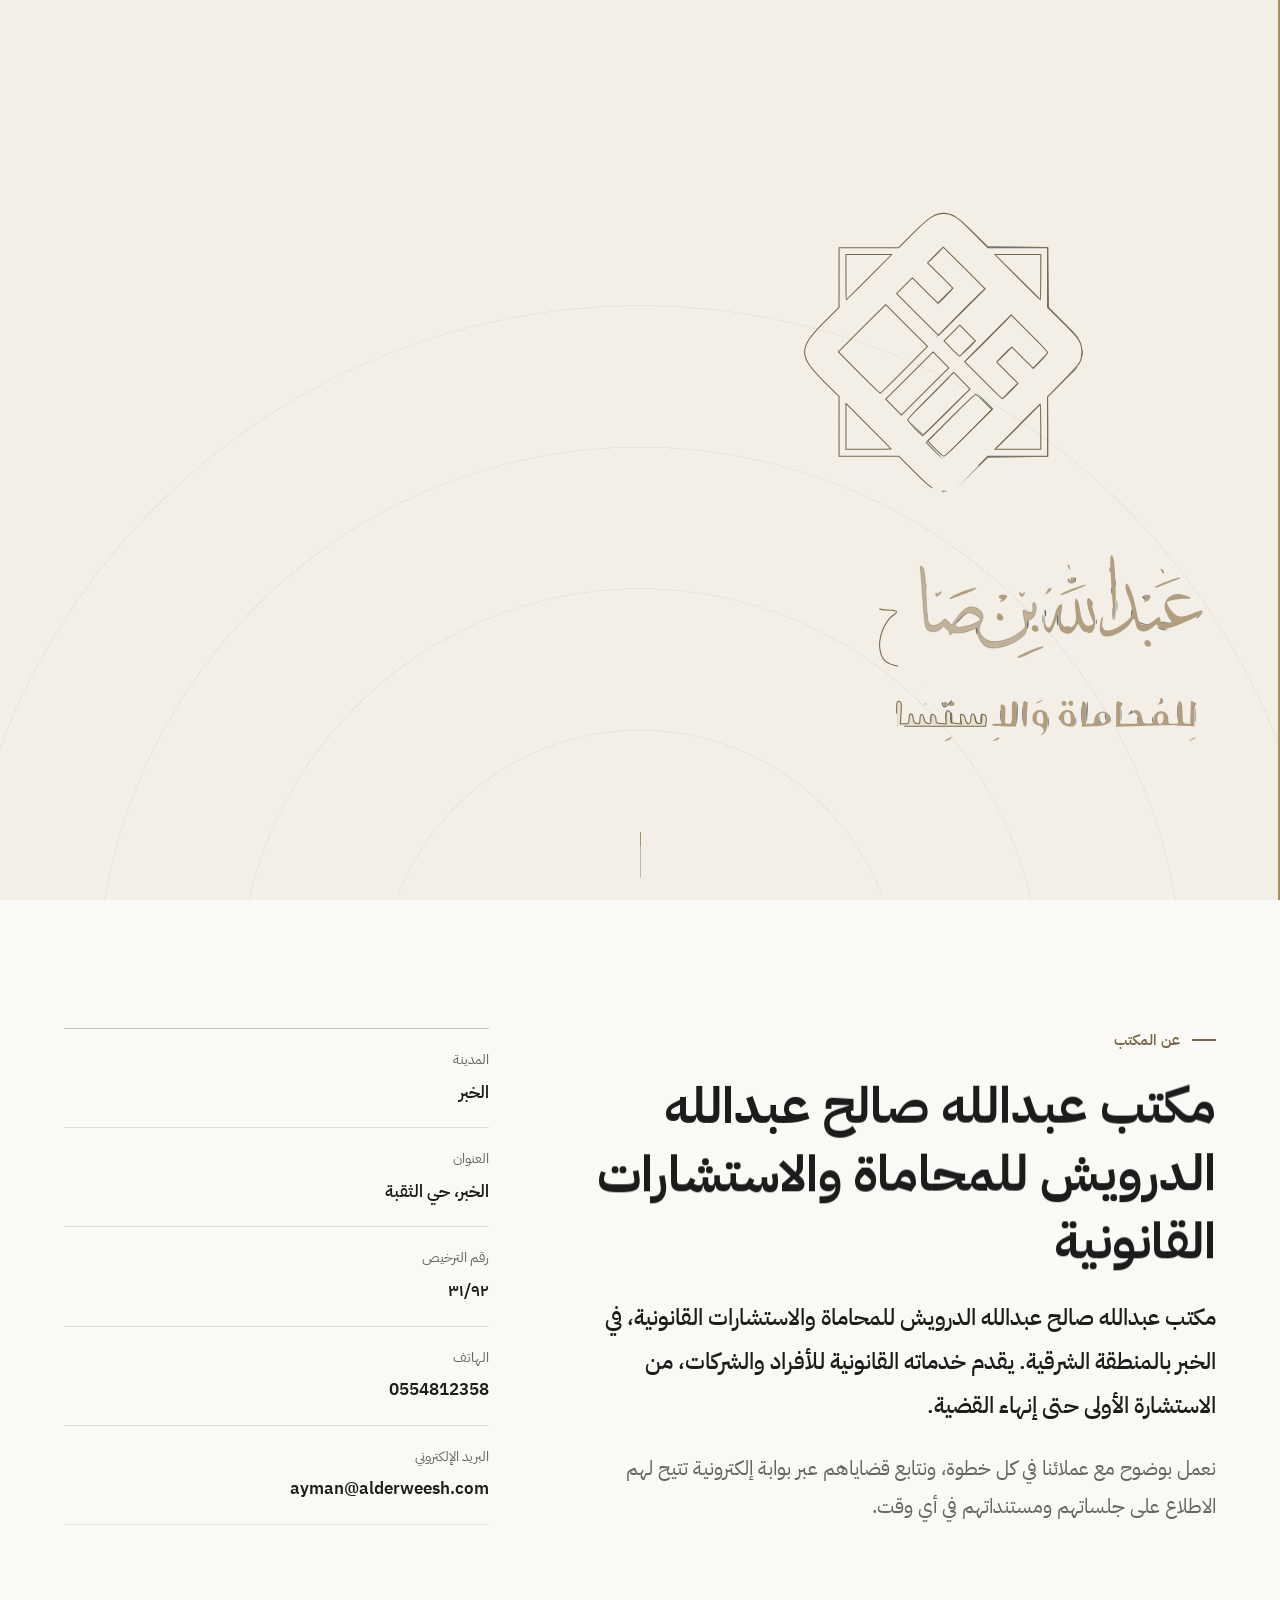
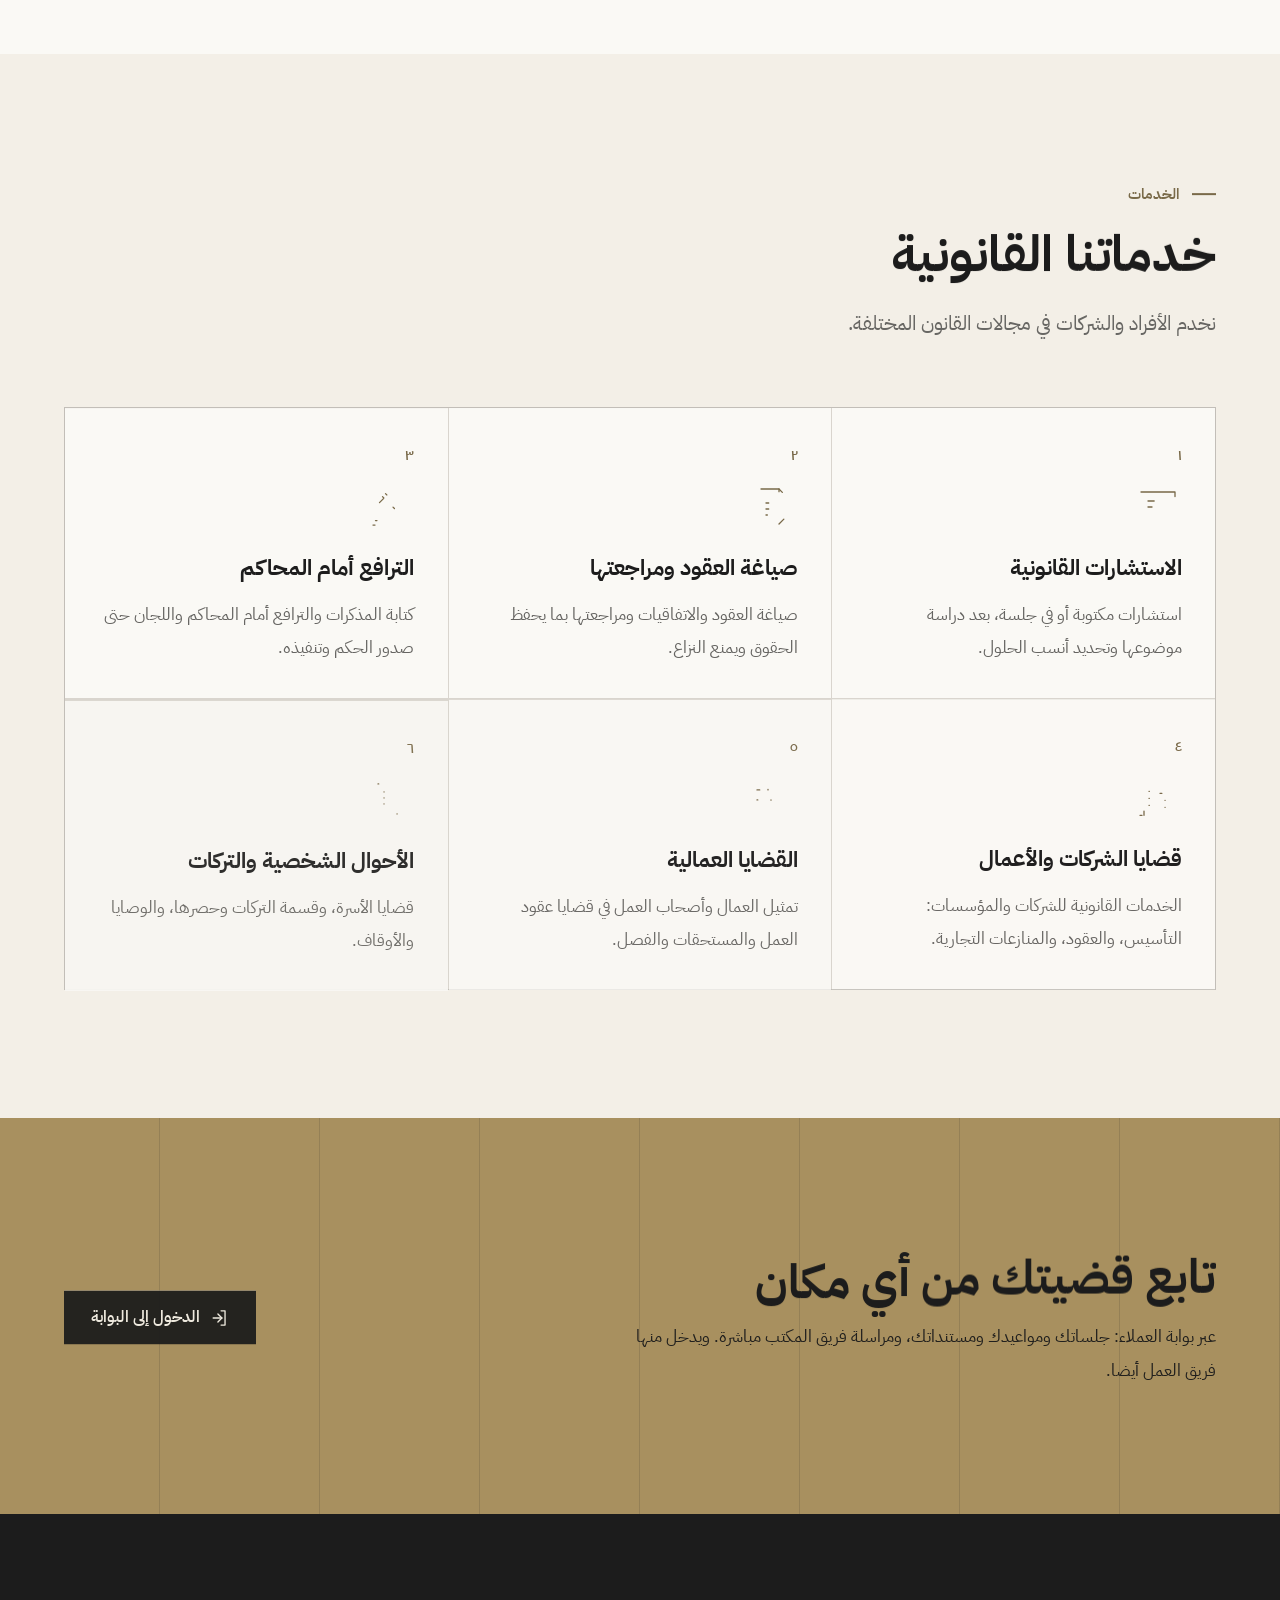
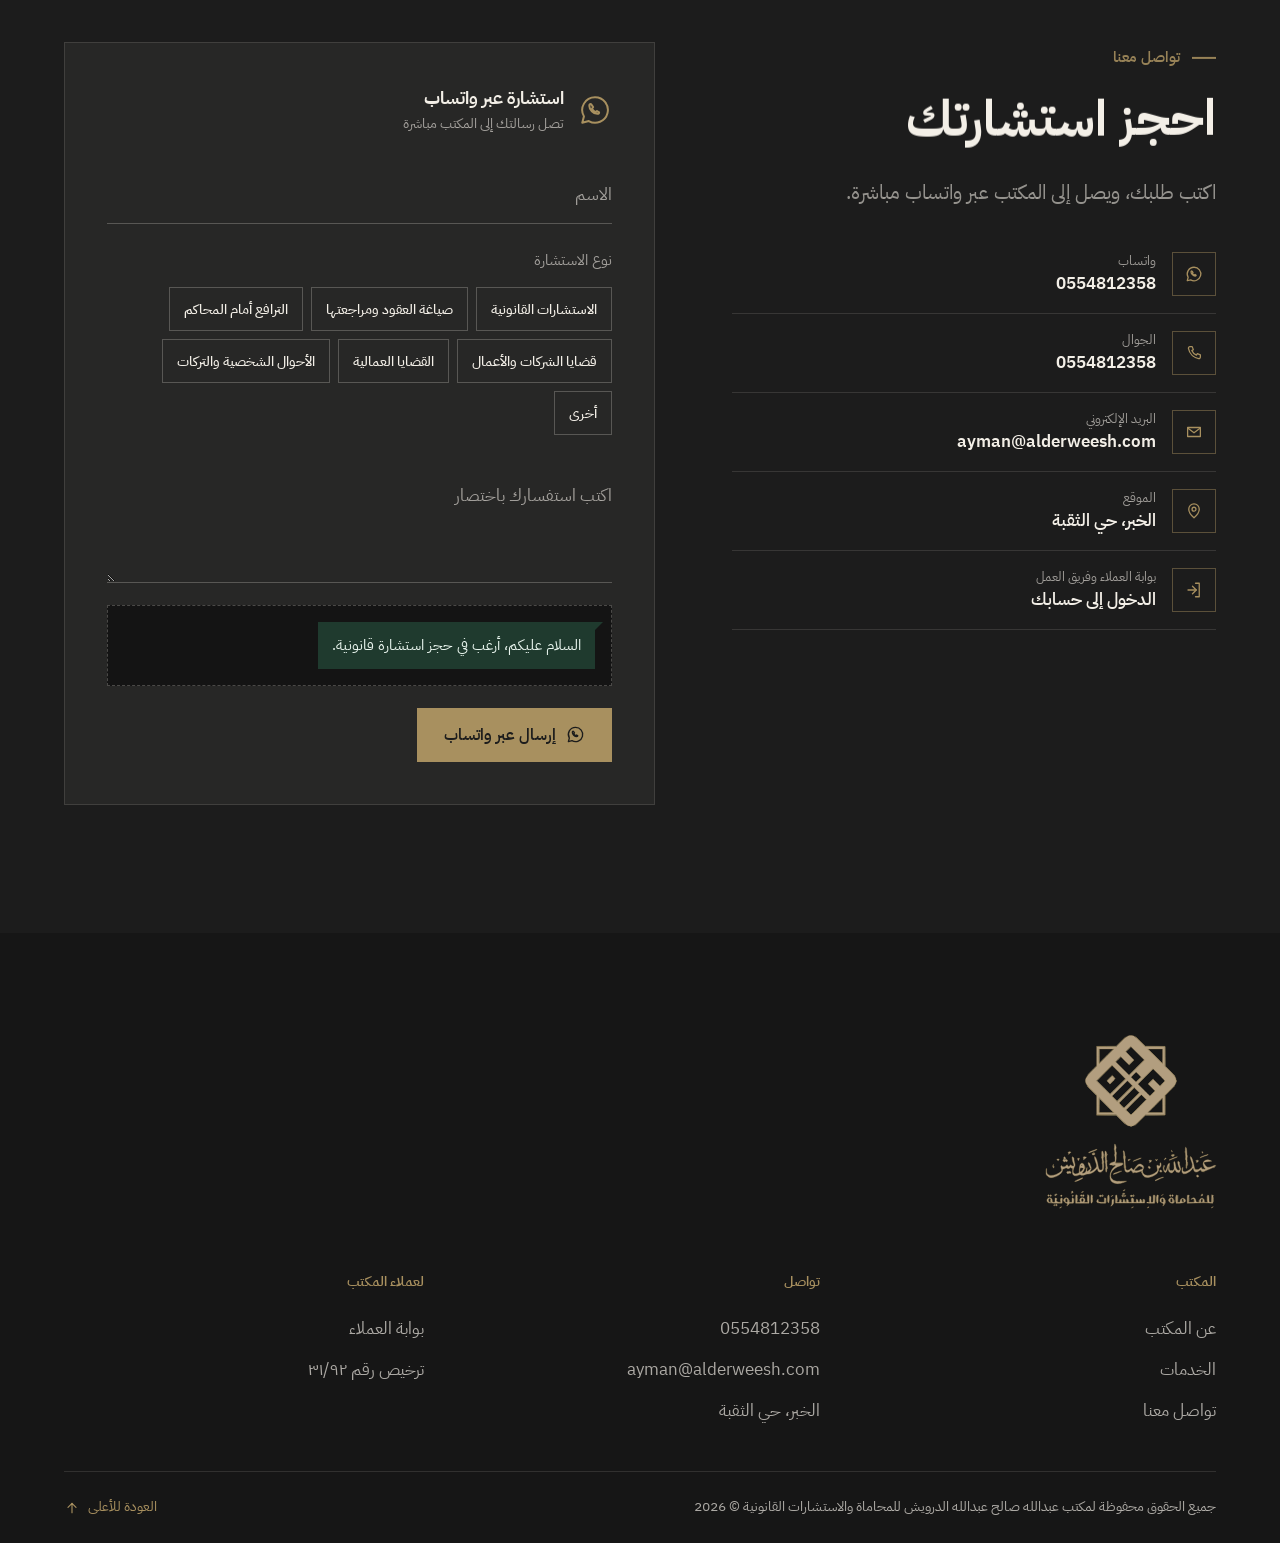
<file: index.html>
<!DOCTYPE html>
<html lang="ar" dir="rtl" class="no-js">
<head>
  <meta charset="UTF-8"><meta name="viewport" content="width=device-width, initial-scale=1.0">
  <title>الدرويش للمحاماة | للمحاماة والاستشارات القانونية</title><meta name="description" content="مكتب عبدالله صالح عبدالله الدرويش للمحاماة والاستشارات القانونية، الخبر: الاستشارات القانونية، صياغة العقود ومراجعتها، الترافع أمام المحاكم، قضايا الشركات وال">
  <meta name="robots" content="noindex, nofollow"><link rel="canonical" href="https://alderweesh.com/">
  <link rel="preload" href="/assets/fonts/ibm-plex-arabic-400-arabic.woff2" as="font" type="font/woff2" crossorigin>
  <link rel="preload" href="/assets/fonts/ibm-plex-arabic-700-arabic.woff2" as="font" type="font/woff2" crossorigin>
  <link rel="stylesheet" href="/assets/css/kit.css?v=1"><link rel="stylesheet" href="/assets/css/theme.css?v=1">
  <meta property="og:type" content="website"><meta property="og:locale" content="ar_SA"><meta property="og:site_name" content="الدرويش للمحاماة">
  <meta property="og:title" content="الدرويش للمحاماة | للمحاماة والاستشارات القانونية"><meta property="og:description" content="مكتب عبدالله صالح عبدالله الدرويش للمحاماة والاستشارات القانونية، الخبر: الاستشارات القانونية، صياغة العقود ومراجعتها، الترافع أمام المحاكم، قضايا الشركات وال">
  <meta property="og:url" content="https://alderweesh.sites.alraedlaw.com/"><meta property="og:image" content="https://alderweesh.sites.alraedlaw.com/assets/img/og-image.jpg">
  <meta property="og:image:width" content="1200"><meta property="og:image:height" content="630"><meta name="twitter:card" content="summary_large_image">
  <meta name="theme-color" content="#f3efe7">
  <link rel="icon" href="/favicon.ico" sizes="any"><link rel="apple-touch-icon" href="/assets/img/apple-touch-icon.png">
  <script>(function(h){h.className=h.className.replace('no-js','js');try{if(matchMedia('(prefers-reduced-motion: reduce)').matches)h.classList.add('rm');if(sessionStorage.getItem('alderweesh-nav')){h.classList.add('is-arriving');sessionStorage.removeItem('alderweesh-nav');}if(sessionStorage.getItem('alderweesh-intro'))h.classList.add('intro-seen');}catch(e){}setTimeout(function(){if(!h.classList.contains('ready'))h.classList.add('static');},3500);})(document.documentElement);</script>
  <script type="application/ld+json">{"@context": "https://schema.org", "@type": "LegalService", "name": "مكتب عبدالله صالح عبدالله الدرويش للمحاماة والاستشارات القانونية", "url": "https://alderweesh.com/", "telephone": "+966554812358", "email": "ayman@alderweesh.com", "image": "https://alderweesh.com/assets/img/og-image.jpg", "address": {"@type": "PostalAddress", "addressLocality": "الخبر", "addressCountry": "SA"}, "identifier": {"@type": "PropertyValue", "name": "رقم الترخيص", "value": "31/92"}}</script>
</head>
<body class="p-home" data-key="alderweesh">
  <a class="skip" href="#main">تخط إلى المحتوى</a>
  <div class="curtain" aria-hidden="true"><span class="curtain__line"></span><svg class="curtain__logo" viewBox="0 0 785.5 800.0"><use href="/assets/img/sprite.svg?v=1#logo-d"/></svg></div>
  <header class="hdr" style="--brand-h:56px"><div class="wrap hdr__in">
    <a class="brand" href="#top" aria-label="الدرويش للمحاماة، الرئيسية"><svg class="brand__logo" viewBox="0 0 785.5 800.0" aria-hidden="true" focusable="false"><use href="/assets/img/sprite.svg?v=1#logo"/></svg></a>
    <nav class="nav" aria-label="القائمة الرئيسية"><ul><li><a href="#about">عن المكتب</a></li><li><a href="#services">الخدمات</a></li><li><a href="#portal">بوابة العملاء</a></li><li><a href="#contact">تواصل معنا</a></li></ul></nav>
    <a class="hdr__portal" href="https://mktb-abdallh-salh-abdallh-aldr.alraedlaw.com/login"><svg class="ico" viewBox="0 0 24 24" aria-hidden="true" focusable="false"><use href="/assets/img/sprite.svg?v=1#i-door"/></svg><span>بوابة العملاء</span></a>
    <a class="btn btn--main btn--sm hdr__cta" href="https://wa.me/966554812358?text=%D8%A7%D9%84%D8%B3%D9%84%D8%A7%D9%85%20%D8%B9%D9%84%D9%8A%D9%83%D9%85%D8%8C%20%D8%A3%D8%B1%D8%BA%D8%A8%20%D9%81%D9%8A%20%D8%AD%D8%AC%D8%B2%20%D8%A7%D8%B3%D8%AA%D8%B4%D8%A7%D8%B1%D8%A9%20%D9%82%D8%A7%D9%86%D9%88%D9%86%D9%8A%D8%A9." target="_blank" rel="noopener"><svg class="ico" viewBox="0 0 24 24" aria-hidden="true" focusable="false"><use href="/assets/img/sprite.svg?v=1#i-wa"/></svg><span>استشارة</span></a>
    <button class="burger" type="button" aria-expanded="false" aria-controls="menu" aria-label="فتح القائمة"><span></span><span></span></button>
  </div><span class="hdr__progress" aria-hidden="true"></span></header>
  <div class="menu" id="menu" inert><ul class="menu__links"><li style="--i:1"><a href="#about"><i>١</i>عن المكتب</a></li><li style="--i:2"><a href="#services"><i>٢</i>الخدمات</a></li><li style="--i:3"><a href="#portal"><i>٣</i>بوابة العملاء</a></li><li style="--i:4"><a href="#contact"><i>٤</i>تواصل معنا</a></li></ul>
    <div class="menu__foot"><a class="btn btn--main" href="https://wa.me/966554812358?text=%D8%A7%D9%84%D8%B3%D9%84%D8%A7%D9%85%20%D8%B9%D9%84%D9%8A%D9%83%D9%85%D8%8C%20%D8%A3%D8%B1%D8%BA%D8%A8%20%D9%81%D9%8A%20%D8%AD%D8%AC%D8%B2%20%D8%A7%D8%B3%D8%AA%D8%B4%D8%A7%D8%B1%D8%A9%20%D9%82%D8%A7%D9%86%D9%88%D9%86%D9%8A%D8%A9." target="_blank" rel="noopener"><svg class="ico" viewBox="0 0 24 24" aria-hidden="true" focusable="false"><use href="/assets/img/sprite.svg?v=1#i-wa"/></svg><span>ابدأ المحادثة الآن</span></a>
    <a href="https://mktb-abdallh-salh-abdallh-aldr.alraedlaw.com/login">بوابة العملاء</a></div></div>
  <main id="main">
    <section class="hero l-split" id="top"><div class="motif m-arcs" aria-hidden="true"></div>
      <div class="wrap hero__in">
        <div class="hero__logo" style="--logo-ar:785.5 / 800.0;--logo-arn:0.9819;--logo-w:520px">
          <svg class="hero__static" viewBox="0 0 785.5 800.0" aria-hidden="true" focusable="false"><use href="/assets/img/sprite.svg?v=1#logo"/></svg>
          <span class="hero__slot"></span>
        </div>
        <div class="hero__text">
          <p class="hero__eyebrow" data-rise>الخبر</p>
          <h1 class="hero__t" data-rise><span class="sr-only">مكتب عبدالله صالح عبدالله الدرويش للمحاماة والاستشارات القانونية: </span>محاماة واستشارات قانونية للأفراد والشركات</h1>
          <p class="hero__sub" data-rise>مكتب عبدالله صالح الدرويش في الخبر: استشارات، وعقود، وترافع أمام المحاكم واللجان.</p>
          <div class="hero__actions" data-rise>
            <a class="btn btn--main" href="https://wa.me/966554812358?text=%D8%A7%D9%84%D8%B3%D9%84%D8%A7%D9%85%20%D8%B9%D9%84%D9%8A%D9%83%D9%85%D8%8C%20%D8%A3%D8%B1%D8%BA%D8%A8%20%D9%81%D9%8A%20%D8%AD%D8%AC%D8%B2%20%D8%A7%D8%B3%D8%AA%D8%B4%D8%A7%D8%B1%D8%A9%20%D9%82%D8%A7%D9%86%D9%88%D9%86%D9%8A%D8%A9." target="_blank" rel="noopener"><svg class="ico" viewBox="0 0 24 24" aria-hidden="true" focusable="false"><use href="/assets/img/sprite.svg?v=1#i-wa"/></svg><span>احجز استشارتك</span></a>
            <a class="btn btn--line" href="#services"><span>خدماتنا</span><svg class="ico" viewBox="0 0 24 24" aria-hidden="true" focusable="false"><use href="/assets/img/sprite.svg?v=1#i-arrow"/></svg></a>
          </div>
        </div>
      </div>
      <div class="hero__scroll" aria-hidden="true"><i></i></div>
    </section>

    <section class="about sec" id="about"><div class="wrap about__grid">
      <div class="about__text"><p class="eyebrow" data-rise>عن المكتب</p><h2 class="h2" data-words>مكتب عبدالله صالح عبدالله الدرويش للمحاماة والاستشارات القانونية</h2><p class="about__lead" data-rise>مكتب عبدالله صالح عبدالله الدرويش للمحاماة والاستشارات القانونية، في الخبر بالمنطقة الشرقية. يقدم خدماته القانونية للأفراد والشركات، من الاستشارة الأولى حتى إنهاء القضية.</p><p class="lead" data-rise>نعمل بوضوح مع عملائنا في كل خطوة، ونتابع قضاياهم عبر بوابة إلكترونية تتيح لهم الاطلاع على جلساتهم ومستنداتهم في أي وقت.</p></div>
      <ul class="facts" data-stagger><li><small>المدينة</small><b>الخبر</b></li><li><small>العنوان</small><b>الخبر، حي الثقبة</b></li><li><small>رقم الترخيص</small><b>٣١/٩٢</b></li><li><small>الهاتف</small><a href="tel:+966554812358" dir="ltr">0554812358</a></li><li><small>البريد الإلكتروني</small><a href="mailto:ayman@alderweesh.com" dir="ltr">ayman@alderweesh.com</a></li></ul>
    </div></section>

    <section class="svcs sec" id="services"><div class="wrap">
      <header class="shead"><p class="eyebrow" data-rise>الخدمات</p><h2 class="h2" data-words>خدماتنا القانونية</h2>
        <p class="lead" data-rise>نخدم الأفراد والشركات في مجالات القانون المختلفة.</p></header>
      <div class="svcs__grid" data-stagger><article class="svc"><span class="svc__n">١</span><svg class="svc__ico" viewBox="0 0 48 48" aria-hidden="true" focusable="false"><use href="/assets/img/sprite.svg?v=1#i-consult"/></svg>
          <h3 class="svc__t">الاستشارات القانونية</h3><p class="svc__d">استشارات مكتوبة أو في جلسة، بعد دراسة موضوعها وتحديد أنسب الحلول.</p></article><article class="svc"><span class="svc__n">٢</span><svg class="svc__ico" viewBox="0 0 48 48" aria-hidden="true" focusable="false"><use href="/assets/img/sprite.svg?v=1#i-contracts"/></svg>
          <h3 class="svc__t">صياغة العقود ومراجعتها</h3><p class="svc__d">صياغة العقود والاتفاقيات ومراجعتها بما يحفظ الحقوق ويمنع النزاع.</p></article><article class="svc"><span class="svc__n">٣</span><svg class="svc__ico" viewBox="0 0 48 48" aria-hidden="true" focusable="false"><use href="/assets/img/sprite.svg?v=1#i-litigation"/></svg>
          <h3 class="svc__t">الترافع أمام المحاكم</h3><p class="svc__d">كتابة المذكرات والترافع أمام المحاكم واللجان حتى صدور الحكم وتنفيذه.</p></article><article class="svc"><span class="svc__n">٤</span><svg class="svc__ico" viewBox="0 0 48 48" aria-hidden="true" focusable="false"><use href="/assets/img/sprite.svg?v=1#i-companies"/></svg>
          <h3 class="svc__t">قضايا الشركات والأعمال</h3><p class="svc__d">الخدمات القانونية للشركات والمؤسسات: التأسيس، والعقود، والمنازعات التجارية.</p></article><article class="svc"><span class="svc__n">٥</span><svg class="svc__ico" viewBox="0 0 48 48" aria-hidden="true" focusable="false"><use href="/assets/img/sprite.svg?v=1#i-labor"/></svg>
          <h3 class="svc__t">القضايا العمالية</h3><p class="svc__d">تمثيل العمال وأصحاب العمل في قضايا عقود العمل والمستحقات والفصل.</p></article><article class="svc"><span class="svc__n">٦</span><svg class="svc__ico" viewBox="0 0 48 48" aria-hidden="true" focusable="false"><use href="/assets/img/sprite.svg?v=1#i-estates"/></svg>
          <h3 class="svc__t">الأحوال الشخصية والتركات</h3><p class="svc__d">قضايا الأسرة، وقسمة التركات وحصرها، والوصايا والأوقاف.</p></article></div>
    </div></section>

    <section class="portal" id="portal"><div class="motif m-lines" aria-hidden="true"></div><div class="wrap portal__in">
      <div><h2 class="portal__t" data-words>تابع قضيتك من أي مكان</h2>
        <p class="portal__p" data-rise>عبر بوابة العملاء: جلساتك ومواعيدك ومستنداتك، ومراسلة فريق المكتب مباشرة. ويدخل منها فريق العمل أيضا.</p></div>
      <a class="btn btn--main" href="https://mktb-abdallh-salh-abdallh-aldr.alraedlaw.com/login" data-rise><svg class="ico" viewBox="0 0 24 24" aria-hidden="true" focusable="false"><use href="/assets/img/sprite.svg?v=1#i-door"/></svg><span>الدخول إلى البوابة</span></a>
    </div></section>

    <section class="consult sec" id="contact"><div class="wrap consult__grid">
      <div class="consult__info"><p class="eyebrow" data-rise>تواصل معنا</p><h2 class="h2" data-words>احجز استشارتك</h2>
        <p class="lead" data-rise>اكتب طلبك، ويصل إلى المكتب عبر واتساب مباشرة.</p><ul class="cinfo"><li><span class="cinfo__i"><svg class="ico" viewBox="0 0 24 24" aria-hidden="true" focusable="false"><use href="/assets/img/sprite.svg?v=1#i-wa"/></svg></span><span><small>واتساب</small><a href="https://wa.me/966554812358?text=%D8%A7%D9%84%D8%B3%D9%84%D8%A7%D9%85%20%D8%B9%D9%84%D9%8A%D9%83%D9%85%D8%8C%20%D8%A3%D8%B1%D8%BA%D8%A8%20%D9%81%D9%8A%20%D8%AD%D8%AC%D8%B2%20%D8%A7%D8%B3%D8%AA%D8%B4%D8%A7%D8%B1%D8%A9%20%D9%82%D8%A7%D9%86%D9%88%D9%86%D9%8A%D8%A9." target="_blank" rel="noopener" dir="ltr">0554812358</a></span></li><li><span class="cinfo__i"><svg class="ico" viewBox="0 0 24 24" aria-hidden="true" focusable="false"><use href="/assets/img/sprite.svg?v=1#i-phone"/></svg></span><span><small>الجوال</small><a href="tel:+966554812358" dir="ltr">0554812358</a></span></li><li><span class="cinfo__i"><svg class="ico" viewBox="0 0 24 24" aria-hidden="true" focusable="false"><use href="/assets/img/sprite.svg?v=1#i-mail"/></svg></span><span><small>البريد الإلكتروني</small><a href="mailto:ayman@alderweesh.com" dir="ltr">ayman@alderweesh.com</a></span></li><li><span class="cinfo__i"><svg class="ico" viewBox="0 0 24 24" aria-hidden="true" focusable="false"><use href="/assets/img/sprite.svg?v=1#i-pin"/></svg></span><span><small>الموقع</small><b>الخبر، حي الثقبة</b></span></li><li><span class="cinfo__i"><svg class="ico" viewBox="0 0 24 24" aria-hidden="true" focusable="false"><use href="/assets/img/sprite.svg?v=1#i-door"/></svg></span><span><small>بوابة العملاء وفريق العمل</small><a href="https://mktb-abdallh-salh-abdallh-aldr.alraedlaw.com/login">الدخول إلى حسابك</a></span></li></ul></div>
      <form class="wa" id="wa-form" action="https://wa.me/966554812358" method="get" target="_blank">
        <div class="wa__head"><svg class="ico" viewBox="0 0 24 24" aria-hidden="true" focusable="false"><use href="/assets/img/sprite.svg?v=1#i-wa"/></svg><span><b>استشارة عبر واتساب</b><small>تصل رسالتك إلى المكتب مباشرة</small></span></div>
        <div class="field"><input id="wa-name" name="name" placeholder=" " autocomplete="name" required><label for="wa-name">الاسم</label></div>
        <fieldset class="pick"><legend>نوع الاستشارة</legend><div class="pick__opts"><label><input type="radio" name="svc" value="الاستشارات القانونية"><span>الاستشارات القانونية</span></label><label><input type="radio" name="svc" value="صياغة العقود ومراجعتها"><span>صياغة العقود ومراجعتها</span></label><label><input type="radio" name="svc" value="الترافع أمام المحاكم"><span>الترافع أمام المحاكم</span></label><label><input type="radio" name="svc" value="قضايا الشركات والأعمال"><span>قضايا الشركات والأعمال</span></label><label><input type="radio" name="svc" value="القضايا العمالية"><span>القضايا العمالية</span></label><label><input type="radio" name="svc" value="الأحوال الشخصية والتركات"><span>الأحوال الشخصية والتركات</span></label><label><input type="radio" name="svc" value="استشارة أخرى"><span>أخرى</span></label></div></fieldset>
        <div class="field field--area"><textarea id="wa-msg" name="msg" rows="3" placeholder=" " required></textarea><label for="wa-msg">اكتب استفسارك باختصار</label></div>
        <div class="wa__preview" aria-hidden="true"><span class="wa__bubble" id="wa-bubble">السلام عليكم، أرغب في حجز استشارة قانونية.</span></div>
        <input type="hidden" name="text" id="wa-text" value="السلام عليكم، أرغب في حجز استشارة قانونية.">
        <button class="btn" type="submit"><svg class="ico" viewBox="0 0 24 24" aria-hidden="true" focusable="false"><use href="/assets/img/sprite.svg?v=1#i-wa"/></svg><span>إرسال عبر واتساب</span></button>
      </form>
    </div></section>
  </main>
  <footer class="ftr" style="--ftr-w:170px"><div class="wrap">
    <div class="ftr__logo" aria-hidden="true"><svg class="flogo" viewBox="0 0 785.5 800.0" focusable="false" aria-hidden="true"><path class="kf" d="M773.2 612.9C773.7 612.6 776.4 610.5 779.3 608.3L784.5 604.1L780.5 608.8C778.3 611.4 775.6 613.5 774.5 613.5C773.3 613.5 772.8 613.2 773.2 612.9Z" fill="#6d7376" fill-rule="evenodd" pathLength="1"/><path class="kf" d="M771.7 760.6C771.7 750.9 772.1 747 772.5 751.8C772.9 756.7 772.9 764.6 772.5 769.4C772.1 774.3 771.7 770.3 771.7 760.6Z" fill="#6d7376" fill-rule="evenodd" pathLength="1"/><path class="kf" d="M765.7 797C767.9 795.2 770.6 793.8 771.7 793.8C774.4 793.8 773.2 794.7 766.8 797.8C762 800.1 761.9 800 765.7 797Z" fill="#b29e7f" fill-rule="evenodd" pathLength="1"/><path class="kf" d="M744.8 755.4C744.8 745.2 745.1 740.7 745.6 745.5C746 750.3 746 758.7 745.6 764.2C745.1 769.6 744.8 765.7 744.8 755.4Z" fill="#6d7376" fill-rule="evenodd" pathLength="1"/><path class="kf" d="M732.9 613.8L728.9 608.3L733.8 612.9C736.4 615.4 738.2 617.9 737.7 618.4C737.2 618.9 735 616.8 732.9 613.8Z" fill="#6d7376" fill-rule="evenodd" pathLength="1"/><path class="kf" d="M711.8 566C713.5 563.3 746.3 551 749 552C750.3 552.5 749.4 553.6 747.2 554.4C744.9 555.3 736.2 558.7 727.8 561.9C711.1 568.5 710.1 568.7 711.8 566Z" fill="#b29e7f" fill-rule="evenodd" pathLength="1"/><path class="kf" d="M720.4 620.1C719.9 619.1 722.1 618.8 725.5 619.3C728.9 619.8 731.6 620.5 731.6 621C731.6 622.5 721.5 621.7 720.4 620.1Z" fill="#6d7376" fill-rule="evenodd" pathLength="1"/><path class="kf" d="M721.3 543.2C719.7 540.2 719.7 538.9 721.2 538.9C723.7 538.9 726.5 544.7 724.8 546.4C724.2 547 722.6 545.6 721.3 543.2Z" fill="#b29e7f" fill-rule="evenodd" pathLength="1"/><path class="kf" d="M716.8 628.5C714.4 625.3 714.4 625.2 717.1 627.3C718.8 628.6 723 630.1 726.4 630.6L732.6 631.5L726.2 631.8C722.2 632 718.6 630.7 716.8 628.5Z" fill="#6d7376" fill-rule="evenodd" pathLength="1"/><path class="kf" d="M716.6 742.7C718 742.1 719.2 739.8 719.2 737.7C719.2 732.5 722.5 732.5 723.9 737.7C724.9 741.6 721.7 744.2 716.4 743.9C714.7 743.8 714.8 743.4 716.6 742.7Z" fill="#b29e7f" fill-rule="evenodd" pathLength="1"/><path class="kf" d="M652.8 757.9C652.8 739.2 653.1 738.3 657 739.3C662.1 740.6 664 743.3 661.2 745.1C660 745.8 659.1 752.4 659.1 759.7L659.1 773.1L672.5 773.1C685.4 773.1 686 772.8 686 768C686 757.1 680.4 753.1 673.5 759.1C671.9 760.5 672.3 759.6 674.5 757C681.6 748.5 690.1 751.9 692 764C693.2 771.5 693.8 772.1 700.9 772.7C708.4 773.3 708.6 773.1 709.2 765.4C710.5 750.2 731.6 750.5 731.6 765.8C731.6 772.7 731.9 773.1 738.9 773.1L746.1 773.1L746.1 755.3C746.1 739.6 746.5 737.8 749.5 739.5C752.1 741 752.9 744.9 753.1 756.7C753.4 771.7 753.5 772 759 772.7L764.6 773.3L765.2 755.8L765.8 738.4L771 740.4C774 741.6 775.1 742.8 773.6 743.4C771.8 744.1 771 749.6 771 760.7L771 777L751.8 776.2C741.3 775.7 731.7 775.3 730.6 775.3C729.4 775.2 711.5 775.7 690.7 776.4L652.8 777.5L652.8 757.9ZM724.4 764.7C724.4 758.9 723.6 757.5 720.2 757.5C715.9 757.5 713.6 764.2 715.9 770.3C718.3 776.4 724.4 772.4 724.4 764.7Z" fill="#b29e7f" fill-rule="evenodd" pathLength="1"/><path class="kf" d="M707.2 766.8C707.2 762.8 707.6 761.2 708.2 763.2C708.7 765.2 708.7 768.5 708.2 770.5C707.6 772.5 707.2 770.8 707.2 766.8Z" fill="#6d7376" fill-rule="evenodd" pathLength="1"/><path class="kf" d="M631.6 638.9C629.6 636.7 628 632.5 628 629.6C628 621.7 630.4 611.4 632.2 611.4C633 611.4 633.1 614.5 632.2 618.4C628.8 633.6 640.6 636.8 658.5 625.4C679.4 612.1 681 605.9 670.5 579.6C667.1 571.2 666.1 566.1 667.3 563C669.9 556.2 678.7 576.9 683 600C684.9 610.3 687.4 619.8 688.5 621.2C692.3 625.9 702.1 624.2 709.5 617.6C718 610.2 718.7 610.1 719.5 616.1C720.1 620 721.4 620.7 728 620.5C738.6 620.2 739.5 618.6 733 611.8C716.7 594.8 730.8 571.8 753.8 578.1C768 582.1 769 584.4 756.5 584.4C745.5 584.5 729.5 587.7 729.5 589.8C729.5 593.1 736.4 603.4 741.2 607.1C748.4 612.7 753.9 612.5 769.2 606.1C782.7 600.4 786.2 600.7 780.6 607C775.6 612.4 738.6 628.4 728.2 629.6C721.1 630.4 719 629.8 716.9 626.3C714.2 622.1 714.2 622.1 708.2 627.1C696.8 636.7 685.2 635.4 682.8 624.3C680.2 612.8 679.8 612.4 675.6 619.2C666.4 634.4 638.7 646.8 631.6 638.9Z" fill="#b29e7f" fill-rule="evenodd" pathLength="1"/><path class="kf" d="M696.9 654.7C694.2 651.9 695.7 646.6 699.3 646.6C703.1 646.6 706.5 650.9 705.3 654.1C704 657.6 700.1 657.8 696.9 654.7Z" fill="#b29e7f" fill-rule="evenodd" pathLength="1"/><path class="kf" d="M696.1 586.8C698 585.5 698.2 584.5 696.6 583.6C692.6 581.1 694.1 578.2 699.5 578.2C702.4 578.2 704.7 579.4 704.7 580.9C704.7 584.6 700.4 588.6 696.5 588.6C693.9 588.5 693.8 588.2 696.1 586.8Z" fill="#b29e7f" fill-rule="evenodd" pathLength="1"/><path class="kf" d="M694.6 584.7C693 583.7 692.1 581.8 692.5 580.5C692.9 579.2 694.4 580 695.9 582.4C698.8 587 698.6 587.2 694.6 584.7Z" fill="#6d7376" fill-rule="evenodd" pathLength="1"/><path class="kf" d="M687.8 620.2C685.3 617.1 685.4 616.9 688.1 619C689.8 620.3 694 621.8 697.4 622.3L703.6 623.2L697.1 623.5C693.1 623.7 689.6 622.4 687.8 620.2Z" fill="#6d7376" fill-rule="evenodd" pathLength="1"/><path class="kf" d="M684.4 766.8C684.4 762.8 684.8 761.2 685.4 763.2C685.9 765.2 685.9 768.5 685.4 770.5C684.8 772.5 684.4 770.8 684.4 766.8Z" fill="#6d7376" fill-rule="evenodd" pathLength="1"/><path class="kf" d="M675.4 604.7C676.4 599 676.6 598.7 677.3 602.8C677.7 605.5 677.2 608.6 676.2 609.6C675 610.8 674.7 608.8 675.4 604.7Z" fill="#6d7376" fill-rule="evenodd" pathLength="1"/><path class="kf" d="M672.3 757C677 751.5 677 751.5 677 755.4C677 757.2 676.6 758.1 676 757.5C675.5 757 673.5 757.7 671.7 759C669.7 760.6 669.9 759.8 672.3 757Z" fill="#6d7376" fill-rule="evenodd" pathLength="1"/><path class="kf" d="M659.7 759.6C659.8 751.6 660.1 748.6 660.6 752.9C661 757.2 661 763.7 660.6 767.4C660.1 771.1 659.7 767.6 659.7 759.6Z" fill="#6d7376" fill-rule="evenodd" pathLength="1"/><path class="kf" d="M653.5 594.8C653.5 587.4 653.9 584.4 654.3 588.1C654.8 591.8 654.8 597.8 654.3 601.6C653.9 605.3 653.5 602.2 653.5 594.8Z" fill="#6d7376" fill-rule="evenodd" pathLength="1"/><path class="kf" d="M651.3 560.6C651.3 556.1 651.7 554.4 652.2 557C652.7 559.6 652.7 563.3 652.2 565.3C651.7 567.3 651.3 565.2 651.3 560.6Z" fill="#6d7376" fill-rule="evenodd" pathLength="1"/><path class="kf" d="M648.8 611.4C648.7 607.4 647.3 586.1 645.6 564C642.6 523.4 643.6 509.8 648.7 523.2C651.7 531.3 653.7 606.8 651 613.5C649.1 618.4 649 618.3 648.8 611.4Z" fill="#b29e7f" fill-rule="evenodd" pathLength="1"/><path class="kf" d="M647.3 606.2C647.3 598.2 647.7 595.2 648.1 599.5C648.6 603.8 648.6 610.4 648.1 614C647.7 617.7 647.3 614.2 647.3 606.2Z" fill="#6d7376" fill-rule="evenodd" pathLength="1"/><path class="kf" d="M645.1 572C645.1 566.9 645.5 564.8 646 567.4C646.5 569.9 646.5 574.1 646 576.7C645.5 579.2 645.1 577.2 645.1 572Z" fill="#6d7376" fill-rule="evenodd" pathLength="1"/><path class="kf" d="M642.9 539.9C642.9 536.5 643.4 535.3 643.9 537.3C644.4 539.4 644.4 542.2 643.8 543.6C643.3 545 642.8 543.3 642.9 539.9Z" fill="#6d7376" fill-rule="evenodd" pathLength="1"/><path class="kf" d="M636 763.1C635.3 759 635.6 757.1 636.8 758.2C637.8 759.3 638.3 762.3 637.9 765C637.3 769.2 637 768.9 636 763.1Z" fill="#6d7376" fill-rule="evenodd" pathLength="1"/><path class="kf" d="M626.7 770.1C626.1 768.4 626 765.4 626.5 763.3C627.2 760.8 627.6 761.4 627.7 765.1C627.9 768.2 629.1 771.1 630.6 771.7C632.6 772.5 632.6 772.8 630.5 772.9C629 773 627.3 771.7 626.7 770.1Z" fill="#6d7376" fill-rule="evenodd" pathLength="1"/><path class="kf" d="M622.2 618.7C622.2 615.2 622.7 614.1 623.2 616.1C623.7 618.1 623.7 620.9 623.1 622.3C622.6 623.7 622.1 622.1 622.2 618.7Z" fill="#6d7376" fill-rule="evenodd" pathLength="1"/><path class="kf" d="M601 757.5C601 739.6 601.4 737.8 604.5 739.5C607.3 741.1 607.8 744.4 607.4 757.3L607 773.1L613.3 773.1C618.6 773.1 619.7 772.2 619.7 768.3C619.7 756.3 633.5 749.8 641.1 758.2C651.1 769.2 642.2 776.5 618.1 777L601 777.4L601 757.5ZM637.5 767.9C639.3 760.8 637.2 756.5 632.2 756.5C627.8 756.5 624.5 764.3 626.7 769.9C628.6 775.1 636 773.7 637.5 767.9Z" fill="#b29e7f" fill-rule="evenodd" pathLength="1"/><path class="kf" d="M607.7 757C607.8 747.6 608.4 739.9 609.2 739.9C609.9 739.9 610.2 746.2 609.8 753.9C608.7 774.7 607.6 776.4 607.7 757Z" fill="#6d7376" fill-rule="evenodd" pathLength="1"/><path class="kf" d="M601.6 212.4C601.6 207.9 602 206.3 602.5 208.8C603 211.4 603 215.1 602.5 217.1C601.9 219.1 601.5 217 601.6 212.4Z" fill="#6d7376" fill-rule="evenodd" pathLength="1"/><path class="kf" d="M599.7 758.5C599.7 747.7 600.1 743.3 600.5 748.7C600.9 754.1 600.9 763 600.5 768.4C600.1 773.8 599.7 769.4 599.7 758.5Z" fill="#6d7376" fill-rule="evenodd" pathLength="1"/><path class="kf" d="M591.2 768.9C591.2 763.8 591.6 761.7 592.1 764.2C592.6 766.8 592.6 771 592.1 773.6C591.6 776.1 591.2 774 591.2 768.9Z" fill="#6d7376" fill-rule="evenodd" pathLength="1"/><path class="kf" d="M588.6 556.4C587.1 554.7 586.5 552.7 587.3 551.9C588 551.2 588.6 551.9 588.6 553.5C588.7 556 589 555.9 590.6 553.4C592.1 551 592.5 551.3 592.2 554.9C591.8 560.5 591.9 560.4 588.6 556.4Z" fill="#6d7376" fill-rule="evenodd" pathLength="1"/><path class="kf" d="M576.2 636.7C568.3 634.2 565.8 629.5 565.6 616.8L565.5 604.1L561.6 617.5C556.3 635.2 552.5 639.1 547 632.4C543.9 628.6 543.1 624.7 543.4 614.8C543.6 605.8 543.9 604.5 544.4 610.4C545.6 623.7 547 628 550.3 628C553.9 628 555.9 623.8 560.6 606.6C563.5 596.1 568.1 590.2 571.1 593.2C571.6 593.7 571.1 599.1 570 605.1C567.4 618.8 570.4 626.6 578.6 627.6C588.9 628.8 593.5 621.4 591.8 606.5C590.1 591 590.1 586.4 591.7 584.8C593.8 582.7 596.4 588.7 597.9 598.8C600.9 620.2 606.7 628.6 615.4 623.9C619.4 621.8 619.4 621.6 615.5 612.9C606.7 592.9 606.6 575.1 615.4 586.5C617.6 589.4 618.5 592.2 617.4 592.9C616.2 593.6 616.7 597.6 618.6 603C624.8 620.4 619.8 639.1 610 635.4C608.3 634.7 606 634.2 605 634.2C603.9 634.2 601.3 631.4 599.2 627.9L595.4 621.5L591.2 628.6C587 635.7 581.9 638.5 576.2 636.7Z" fill="#b29e7f" fill-rule="evenodd" pathLength="1"/><path class="kf" d="M568.3 578C568.7 576.8 577.4 572.6 587.5 568.7C606.9 561.5 614.5 560.8 598.8 567.7C578.7 576.5 567.5 580.3 568.3 578Z" fill="#b29e7f" fill-rule="evenodd" pathLength="1"/><path class="kf" d="M579.7 557.5C578.5 553 581.4 551.7 583.1 556C583.7 557.4 584.2 556.7 584.3 554.5C584.5 550.5 584.5 550.5 587.6 554.5C590.6 558.5 590.7 558.5 589.4 554.4C588.5 551.2 588.7 551 590.3 553.2C593.3 557.4 591.3 560.7 585.7 561.2C582.3 561.4 580.4 560.3 579.7 557.5Z" fill="#b29e7f" fill-rule="evenodd" pathLength="1"/><path class="kf" d="M581.2 743.9C579.1 740.4 583.9 736.4 586.8 739.3C589.2 741.7 587.7 746.1 584.5 746.1C583.5 746.1 582 745.1 581.2 743.9Z" fill="#b29e7f" fill-rule="evenodd" pathLength="1"/><path class="kf" d="M580.3 536.8C579.1 534.5 578.9 532.6 580 532.6C581 532.6 582.4 534.5 583 536.8C583.6 539.1 583.7 540.9 583.3 540.9C582.9 540.9 581.5 539.1 580.3 536.8Z" fill="#b29e7f" fill-rule="evenodd" pathLength="1"/><path class="kf" d="M572.5 774C566.4 769.7 566.1 757.6 571.9 754.5C582.7 748.7 590.7 754.4 590.7 768C590.7 777 590.5 777.2 583.9 777.2C580.1 777.2 575 775.8 572.5 774ZM584.1 764.2C583.5 757 582.7 755.4 579.3 755.4C576.3 755.4 574.9 757 574.5 761.3C573.5 769.5 575.3 773.1 580.4 773.1C584.2 773.1 584.6 772 584.1 764.2Z" fill="#b29e7f" fill-rule="evenodd" pathLength="1"/><path class="kf" d="M576.7 626.5C578.7 626 581.5 626.1 582.9 626.6C584.3 627.2 582.7 627.6 579.3 627.6C575.9 627.5 574.7 627.1 576.7 626.5Z" fill="#6d7376" fill-rule="evenodd" pathLength="1"/><path class="kf" d="M570.9 743.9C568.7 740.4 573.5 736.4 576.4 739.3C578.8 741.7 577.3 746.1 574.1 746.1C573.1 746.1 571.6 745.1 570.9 743.9Z" fill="#b29e7f" fill-rule="evenodd" pathLength="1"/><path class="kf" d="M572 256.5C583.9 244.2 594 234.2 594.3 234.2C595.8 234.2 593.2 236.9 572.5 257L550.3 278.8L572 256.5Z" fill="#6d7376" fill-rule="evenodd" pathLength="1"/><path class="kf" d="M566.2 763.7C566.2 760.3 566.7 759.2 567.2 761.2C567.8 763.2 567.7 766 567.2 767.4C566.6 768.8 566.2 767.2 566.2 763.7Z" fill="#6d7376" fill-rule="evenodd" pathLength="1"/><path class="kf" d="M563.2 620.5C562.6 617.5 562.9 612.6 563.8 609.6C565.1 605.2 565.5 606.3 565.6 615C565.8 626.8 564.8 629.1 563.2 620.5Z" fill="#6d7376" fill-rule="evenodd" pathLength="1"/><path class="kf" d="M547.8 573.3C549.1 570.3 551.5 567.9 553 567.9C556.9 567.9 555.1 572.1 549.7 575.6C545.4 578.5 545.4 578.4 547.8 573.3Z" fill="#b29e7f" fill-rule="evenodd" pathLength="1"/><path class="kf" d="M549.9 769.9C549.9 763.1 550.3 760.6 550.7 764.3C551.2 768 551.2 773.6 550.7 776.7C550.2 779.8 549.9 776.8 549.9 769.9Z" fill="#6d7376" fill-rule="evenodd" pathLength="1"/><path class="kf" d="M544.6 606.2C544 603.4 544.4 601 545.4 601C546.3 601 547.2 603.4 547.2 606.2C547.2 612.9 545.8 612.9 544.6 606.2Z" fill="#6d7376" fill-rule="evenodd" pathLength="1"/><path class="kf" d="M541.5 614.5C541.5 608.8 541.9 606.7 542.4 609.9C542.9 613 542.9 617.7 542.4 620.2C541.9 622.8 541.5 620.2 541.5 614.5Z" fill="#6d7376" fill-rule="evenodd" pathLength="1"/><path class="kf" d="M540.4 788.3C545.5 786.2 543.4 777.7 537.3 776.2C529.2 774.2 526.4 771.3 526.4 764.7C526.4 754.3 535.6 749.3 545.2 754.5C553.8 759.1 549.4 790.1 540.3 789.5C538.5 789.4 538.6 789 540.4 788.3ZM542.6 764.2C542.1 757 541.2 755.4 537.8 755.4C534.8 755.4 533.5 757 533 761.3C532.1 769.5 533.9 773.1 538.9 773.1C542.7 773.1 543.2 772 542.6 764.2Z" fill="#b29e7f" fill-rule="evenodd" pathLength="1"/><path class="kf" d="M532.8 741.2C533.3 740.8 536 739.3 538.9 738C543.7 735.7 543.8 735.7 540 738.7C536.7 741.4 530 743.7 532.8 741.2Z" fill="#b29e7f" fill-rule="evenodd" pathLength="1"/><path class="kf" d="M536.8 224.9C543 218.6 548.5 213.5 549.1 213.5C549.7 213.5 545.1 218.6 538.9 224.9C532.7 231.1 527.1 236.3 526.6 236.3C526 236.3 530.6 231.1 536.8 224.9Z" fill="#6d7376" fill-rule="evenodd" pathLength="1"/><path class="kf" d="M526.9 632.4C523.8 630.5 525.7 623.8 529.3 623.8C533.1 623.8 536.6 628.1 535.4 631.3C534.1 634.5 530.9 635 526.9 632.4Z" fill="#b29e7f" fill-rule="evenodd" pathLength="1"/><path class="kf" d="M503.6 672.6C503.6 671 515.4 665.3 529.8 659.9C537.1 657.2 543 655.8 543 656.9C543 657.9 540.9 659.4 538.3 660.2C535.8 661 527.9 664.3 520.8 667.6C508.5 673.3 503.6 674.7 503.6 672.6Z" fill="#b29e7f" fill-rule="evenodd" pathLength="1"/><path class="kf" d="M572.5 167.3L549.2 144L549.2 98.9L549.2 53.9L504.1 53.9L459 53.9L436.2 30.6L413.5 7.3L436.3 29.5L459.1 51.7L504.7 52.3L550.3 52.8L550.8 98.4L551.4 144L574.6 167.4C587.4 180.2 597.4 190.7 596.8 190.7C596.3 190.7 585.3 180.2 572.5 167.3Z" fill="#6d7376" fill-rule="evenodd" pathLength="1"/><path class="kf" d="M518.1 624C518.1 620.6 518.9 617.4 519.8 616.8C520.7 616.3 521 619 520.6 622.9C519.6 631.7 518.1 632.2 518.1 624Z" fill="#6d7376" fill-rule="evenodd" pathLength="1"/><path class="kf" d="M511.9 757.7C511.9 739.1 512.1 738.3 516.2 739.3C518.8 740 520 741.6 519.3 743.4C518.7 745.1 518.1 753.4 518.1 761.8C518.1 774.1 517.5 777.2 515 777.2C512.5 777.2 511.9 773.7 511.9 757.7Z" fill="#b29e7f" fill-rule="evenodd" pathLength="1"/><path class="kf" d="M510.6 758.5C510.6 747.7 510.9 743.3 511.4 748.7C511.8 754.1 511.8 763 511.4 768.4C510.9 773.8 510.6 769.4 510.6 758.5Z" fill="#6d7376" fill-rule="evenodd" pathLength="1"/><path class="kf" d="M507.9 579.4C506.4 577.6 505.8 575.4 506.6 574.6C507.3 573.8 508.8 574.4 509.7 575.9C511.1 578.2 511.6 578.2 512.4 575.9C513 574.3 514 573.6 514.7 574.2C515.4 574.9 514.8 577.1 513.3 579.1C510.9 582.5 510.4 582.5 507.9 579.4Z" fill="#b29e7f" fill-rule="evenodd" pathLength="1"/><path class="kf" d="M435.2 393.3L459 368.9L504.1 368.9L549.1 368.9L549.8 324.4L550.4 279.8L550.3 324.9L550.3 369.9L504.7 370.5L459.1 371.1L435.2 394.3L411.4 417.6L435.2 393.3Z" fill="#6d7376" fill-rule="evenodd" pathLength="1"/><path class="kf" d="M503.6 97.9L469.4 63.2L504.1 97.4C536.4 129.1 539.8 132.6 538.3 132.6C538 132.6 522.4 117 503.6 97.9Z" fill="#6d7376" fill-rule="evenodd" pathLength="1"/><path class="kf" d="M503.6 324.4C522.4 305.5 538.2 290.2 538.8 290.2C539.4 290.2 524.5 305.5 505.7 324.4C486.9 343.2 471.1 358.5 470.5 358.5C469.9 358.5 484.8 343.2 503.6 324.4Z" fill="#6d7376" fill-rule="evenodd" pathLength="1"/><path class="kf" d="M501.9 761.7C501.7 752.5 502.3 744 503.2 742.6C504.1 741.2 504.5 746.8 504.1 755C503.1 777.4 502.1 780.3 501.9 761.7Z" fill="#6d7376" fill-rule="evenodd" pathLength="1"/><path class="kf" d="M491.2 270.5C497.4 264.2 502.9 259.1 503.5 259.1C504.1 259.1 499.5 264.2 493.3 270.5C487.1 276.7 481.5 281.9 481 281.9C480.4 281.9 485 276.7 491.2 270.5Z" fill="#6d7376" fill-rule="evenodd" pathLength="1"/><path class="kf" d="M465.3 775.1C464.5 773.9 467.1 773.1 471.6 773.1L479.2 773.1L478.4 758.5C478 750.6 478.2 744 479 744C485.1 744 486.2 746.7 485.3 759.6C484.5 772.9 484.5 773.1 489.9 773.1C495.3 773.1 495.3 773 495.3 755.6C495.3 739.1 495.5 738.3 499.6 739.3C502.3 740 503.4 741.6 502.7 743.4C502.1 745.1 501.6 753.4 501.6 761.8L501.6 777.2L484.1 777.2C474.4 777.2 466 776.3 465.3 775.1Z" fill="#b29e7f" fill-rule="evenodd" pathLength="1"/><path class="kf" d="M482.9 214.5C489.1 208.2 494.6 203.1 495.2 203.1C495.8 203.1 491.2 208.2 485 214.5C478.8 220.8 473.3 225.9 472.7 225.9C472.1 225.9 476.7 220.8 482.9 214.5Z" fill="#6d7376" fill-rule="evenodd" pathLength="1"/><path class="kf" d="M478.4 586.8C480.6 585.4 480.5 584.8 477.8 583.7C475.9 583 474.9 581.5 475.6 580.3C477.1 578 485.6 577.5 487.7 579.6C489.7 581.6 482.9 588.6 479 588.6C476.4 588.5 476.2 588.2 478.4 586.8Z" fill="#b29e7f" fill-rule="evenodd" pathLength="1"/><path class="kf" d="M477.3 760.6C477.3 753.2 477.7 750.2 478.2 753.9C478.6 757.6 478.6 763.7 478.2 767.4C477.7 771.1 477.3 768 477.3 760.6Z" fill="#6d7376" fill-rule="evenodd" pathLength="1"/><path class="kf" d="M475.1 616.2C472.2 615.1 471.6 608.1 474.3 606.4C477.4 604.5 483.7 610.6 482.3 614.2C480.9 617.7 479.6 618.1 475.1 616.2Z" fill="#b29e7f" fill-rule="evenodd" pathLength="1"/><path class="kf" d="M469.3 796.8C473.8 793.5 477.6 792.8 475.8 795.6C475.2 796.6 472.6 798 470 798.6C465.5 799.8 465.4 799.7 469.3 796.8Z" fill="#b29e7f" fill-rule="evenodd" pathLength="1"/><path class="kf" d="M459.1 190.7C478.4 171.3 494.7 155.4 495.3 155.4C495.9 155.4 480.5 171.3 461.1 190.7C441.8 210.1 425.5 225.9 424.9 225.9C424.3 225.9 439.7 210.1 459.1 190.7Z" fill="#6d7376" fill-rule="evenodd" pathLength="1"/><path class="kf" d="M447.7 765.9C447.7 762 448.4 758.4 449.3 757.8C450.1 757.3 450.5 760.5 450.1 764.9C449.1 775 447.7 775.6 447.7 765.9Z" fill="#6d7376" fill-rule="evenodd" pathLength="1"/><path class="kf" d="M440.9 633.2C440.4 630.3 440.8 628 441.7 628C442.7 628 443.5 630.3 443.5 633.2C443.5 639.8 442.2 639.8 440.9 633.2Z" fill="#6d7376" fill-rule="evenodd" pathLength="1"/><path class="kf" d="M440.2 770.1C439.5 768.4 439.5 765.4 440 763.3C440.7 760.8 441 761.4 441.2 765.1C441.3 768.2 442.6 771.1 444 771.7C446.1 772.5 446.1 772.8 444 772.9C442.5 773 440.8 771.7 440.2 770.1Z" fill="#6d7376" fill-rule="evenodd" pathLength="1"/><path class="kf" d="M456.4 656.4C449.4 652.3 443.6 642.5 443.5 634.7C443.5 626.7 444.4 626.9 432.2 632.3C425.6 635.2 419.3 636.4 413.3 635.9C408.2 635.5 404.1 635.9 404.1 636.8C404.1 637.6 403.2 638.3 402 638.3C400.7 638.3 400.2 637.5 400.9 636.6C401.5 635.6 399.7 632.7 397 630.1L392 625.5L387.2 629.9C380.5 636.2 368.8 635.1 365.5 628C364.1 625.1 362 606.5 360.8 586.5C359.6 566.6 358 546.6 357.3 542.2C356.3 536 356.6 534.4 358.8 535.1C362.8 536.5 364.4 546.5 365.8 581.3C367.3 618.5 367.8 621 373.1 623.8C377.6 626.3 386.6 622.8 391.7 616.6C394.2 613.6 394.9 613.8 399.4 619.1C404 624.6 404.4 624.7 406.8 621C420.9 599.5 429.2 593.4 439.3 597.2C451.7 602 455 610.6 448.4 621.7C444.1 628.9 445.9 636.9 453.2 643.7C464.1 653.7 491.1 648.7 509.5 633.1C515.5 628.1 516.2 626.4 515.1 620.9C510.8 600 510.9 599.1 517.9 603.4C523.9 607.2 528 604.5 526.9 597.3C525.7 589 529.9 586.9 531.6 594.9C533.4 603.2 529.2 613.3 523 615.7C519 617.2 518.1 619 518.1 625.6C518.1 636.2 513.1 642.2 497.4 650.6C482.7 658.4 464.3 661 456.4 656.4ZM438.9 621.4C443.7 619.1 447.7 616.5 447.7 615.5C447.7 612.2 436.7 605.2 431.5 605.2C424.5 605.2 406.4 623.4 410.7 626.2C414.5 628.7 428.3 626.4 438.9 621.4Z" fill="#b29e7f" fill-rule="evenodd" pathLength="1"/><path class="kf" d="M427.9 334.2L463.1 298.5L451.8 286.6L440.5 274.6L452.9 286.5L465.3 298.5L429 334.2L392.8 369.9L427.9 334.2Z" fill="#6d7376" fill-rule="evenodd" pathLength="1"/><path class="kf" d="M426.9 206.2C433.1 199.9 438.7 194.8 439.2 194.8C439.8 194.8 435.2 199.9 429 206.2C422.8 212.5 417.3 217.6 416.7 217.6C416.2 217.6 420.8 212.5 426.9 206.2Z" fill="#6d7376" fill-rule="evenodd" pathLength="1"/><path class="kf" d="M404.1 581.8C408 577.7 441.4 565.7 440.2 568.8C439.7 570.1 432.1 573.8 423.3 577C399.3 585.9 400.5 585.6 404.1 581.8Z" fill="#b29e7f" fill-rule="evenodd" pathLength="1"/><path class="kf" d="M417.6 151.3C437 131.9 453.3 116.1 453.8 116.1C454.4 116.1 439 131.9 419.7 151.3C400.3 170.7 384 186.5 383.5 186.5C382.9 186.5 398.3 170.7 417.6 151.3Z" fill="#6d7376" fill-rule="evenodd" pathLength="1"/><path class="kf" d="M412.4 619C412.4 618.7 415.5 615.7 419.2 612.3L425.9 606.2L419.8 613C414.1 619.2 412.4 620.6 412.4 619Z" fill="#6d7376" fill-rule="evenodd" pathLength="1"/><path class="kf" d="M417 767.9C417 764.5 417.5 763.3 418 765.3C418.5 767.3 418.5 770.1 417.9 771.5C417.4 772.9 416.9 771.3 417 767.9Z" fill="#6d7376" fill-rule="evenodd" pathLength="1"/><path class="kf" d="M400.5 743.5C401.8 739.6 408.3 739 408.3 742.9C408.3 744.8 406.5 746.1 404 746.1C401.4 746.1 400 745 400.5 743.5Z" fill="#b29e7f" fill-rule="evenodd" pathLength="1"/><path class="kf" d="M403.5 771.7C401.6 769.8 401.8 760.2 403.7 757.1C404.6 755.7 405.3 758.8 405.2 763.8C405.2 768.9 405.1 773 405 773.1C404.9 773.1 404.2 772.4 403.5 771.7Z" fill="#6d7376" fill-rule="evenodd" pathLength="1"/><path class="kf" d="M396.8 796.8C401.2 793.5 405 792.8 403.3 795.6C402.6 796.6 400 798 397.4 798.6C392.9 799.8 392.9 799.7 396.8 796.8Z" fill="#b29e7f" fill-rule="evenodd" pathLength="1"/><path class="kf" d="M379.2 357.5L368 346.1L404.2 310.3L440.4 274.6L405.2 310.3L370 346.1L381.3 357.5C387.5 363.8 392.1 368.9 391.6 368.9C391 368.9 385.5 363.8 379.2 357.5Z" fill="#6d7376" fill-rule="evenodd" pathLength="1"/><path class="kf" d="M390.4 745C389.7 743.2 389.7 741.2 390.4 740.5C391.1 739.8 391.7 740.8 391.7 742.7C391.7 747.4 396.4 747 399.5 742C400.9 739.7 403 737.8 404.1 737.8C405.1 737.8 403.9 740.2 401.2 743C395.7 748.9 392.1 749.6 390.4 745Z" fill="#6d7376" fill-rule="evenodd" pathLength="1"/><path class="kf" d="M375.1 416.6C371.1 414.5 358.1 402.9 346.2 390.8L324.4 368.9L279.3 368.9L234.2 368.9L234.2 323.8L234.2 278.7L212.2 257C172.2 217.4 172.2 205.4 212.2 165.8L234.2 144.1L234.2 99L234.2 53.9L279.3 53.9L324.4 53.9L346.2 32C370 8 378.9 2.1 391.7 2.1C405.3 2.1 412.1 6.5 436.2 30.9L459 53.9L504.1 53.9L549.2 53.9L549.2 99L549.2 144.1L572.2 166.9C598.5 193 601 196.9 601 211.4C601 225.7 599.9 227.5 572.8 255.1L549.2 279.1L549.2 324L549.2 368.9L504.1 368.9L459 368.9L436.2 391.9C423.7 404.6 410.5 416.2 406.8 417.8C397.6 421.8 383.8 421.3 375.1 416.6ZM430 333.7L465.2 298.5L453.9 287.1C447.7 280.8 441.7 275.6 440.5 275.6C439.3 275.6 422.5 291.5 403.1 310.9L368 346.1L379.3 357.5C385.5 363.8 391.5 368.9 392.7 368.9C393.9 368.9 410.7 353.1 430 333.7ZM313 358C313 357.7 297.6 342.1 278.8 323.3L244.6 289.2L244.6 323.9L244.6 358.5L278.8 358.5C297.6 358.5 313 358.3 313 358ZM538.9 324.4C538.9 305.5 538.6 290.2 538.3 290.2C538 290.2 522.4 305.5 503.6 324.4L469.5 358.5L504.2 358.5L538.9 358.5L538.9 324.4ZM396.9 302.6L432 267.4L419.7 254.9L407.3 242.4L372.6 277.2C353.5 296.3 337.8 312.8 337.8 313.9C337.8 316 358.6 337.8 360.6 337.8C361.2 337.8 377.5 322 396.9 302.6ZM388.1 223.3L376.3 211.4L340.5 247.1L304.7 282.8L316.6 294.8L328.4 306.8L364.2 271L400 235.3L388.1 223.3ZM493.3 270.5L504.5 259L488.5 242.9L472.5 226.8L483.9 215.5L495.4 204.3L511.5 220.3L527.6 236.3L538.4 225.3C544.4 219.3 549.2 213.5 549.2 212.3C549.2 211.2 536.9 198 521.7 182.9L494.2 155.4L459.1 190.7L423.9 225.9L451.8 253.9C467.2 269.3 480.2 281.9 480.9 281.9C481.5 281.9 487.1 276.7 493.3 270.5ZM332.6 238.3L367.8 203.1L336.3 171.5L304.7 139.9L268.9 175.6L233.2 211.4L264.2 242.5C281.3 259.6 295.8 273.6 296.4 273.6C297 273.6 313.3 257.7 332.6 238.3ZM429 206.2L440.3 194.8L428.5 182.9L416.6 171L404.7 182.9L392.8 194.8L404.1 206.2C410.3 212.5 415.9 217.6 416.6 217.6C417.2 217.6 422.8 212.5 429 206.2ZM423.3 84.5L391.7 52.9L379.8 64.8L367.9 76.7L387.1 95.9L406.2 115.1L394.8 126.4L383.4 137.7L364.2 118.6L345 99.5L333.1 111.4L321.2 123.3L352.8 154.9L384.4 186.5L419.7 151.3L454.9 116.1L423.3 84.5ZM279.8 98.4L313.9 64.2L279.3 64.2L244.6 64.2L244.6 98.4C244.6 117.3 244.8 132.6 245.1 132.6C245.4 132.6 261 117.3 279.8 98.4ZM538.9 98.4L538.9 64.2L504.2 64.2L469.5 64.2L503.6 98.4C522.4 117.3 538 132.6 538.3 132.6C538.6 132.6 538.9 117.3 538.9 98.4Z" fill="#b29e7f" fill-rule="evenodd" pathLength="1"/><path class="kf" d="M391.7 743C391.7 741.3 393.1 739.9 394.8 739.9C396.5 739.9 397.9 741.3 397.9 743C397.9 744.7 396.5 746.1 394.8 746.1C393.1 746.1 391.7 744.7 391.7 743Z" fill="#b29e7f" fill-rule="evenodd" pathLength="1"/><path class="kf" d="M393.8 127.5C400 121.2 405.5 116.1 406.1 116.1C406.6 116.1 402 121.2 395.9 127.5C389.7 133.7 384.1 138.9 383.6 138.9C383 138.9 387.6 133.7 393.8 127.5Z" fill="#6d7376" fill-rule="evenodd" pathLength="1"/><path class="kf" d="M394.4 762.7C394.4 756.4 394.8 753.9 395.3 757C395.7 760.1 395.7 765.3 395.3 768.4C394.8 771.5 394.4 769 394.4 762.7Z" fill="#6d7376" fill-rule="evenodd" pathLength="1"/><path class="kf" d="M390.2 421.4C392.2 420.8 395 420.9 396.4 421.4C397.8 422 396.2 422.4 392.7 422.4C389.3 422.4 388.2 421.9 390.2 421.4Z" fill="#6d7376" fill-rule="evenodd" pathLength="1"/><path class="kf" d="M348.1 325.9L336.8 314L348.7 325.3L360.7 336.7L396.4 301.5L432.1 266.3L396.9 302.1C377.5 321.7 361.2 337.8 360.6 337.8C360 337.8 354.3 332.5 348.1 325.9Z" fill="#6d7376" fill-rule="evenodd" pathLength="1"/><path class="kf" d="M380.7 581C378.4 578.8 379.1 573.7 381.4 575.2C382.6 575.9 385 575.4 386.6 574C388.3 572.6 389.6 572.4 389.6 573.5C389.6 576.5 382.3 582.6 380.7 581Z" fill="#b29e7f" fill-rule="evenodd" pathLength="1"/><path class="kf" d="M321.2 757.5C321.2 739.8 321.6 738.3 325 739.2C328.4 740.1 328.7 742 327.9 756.6L326.9 773.1L333.4 773.1C339.4 773.1 339.9 772.5 339.9 765.8C339.9 760.7 340.8 758.5 343 758.5C345.1 758.5 346.1 760.6 346.1 764.5C346.1 770 349.1 773.1 354.6 773.1C355.6 773.1 356.5 769.7 356.5 765.6C356.5 756.6 361.1 756.9 362.7 766C363.5 770.3 365.1 772.2 368.4 772.7C372.5 773.3 373.1 772.4 373.1 765.9C373.1 761.9 373.8 758.6 374.6 758.6C378.3 758.7 380.8 762 380.6 766.8C380.3 771.4 381.3 772.1 388.1 772.7L395.9 773.3L395.9 763C395.9 754.1 396.3 752.8 399.6 753.7C402.6 754.5 403.4 756.6 403.3 763.4C403.1 772 403.2 772 411.2 772.7L419.2 773.3L418 765.8C417 759.5 417.4 758.4 420.3 759C422.3 759.4 424.3 762.2 424.9 765.8C426.5 775.3 433.2 775.4 433.2 766C433.2 756.2 438.8 755.6 439.8 765.3C440.3 770.4 441.5 772.2 445.1 772.7C449.2 773.3 449.7 772.4 449.7 765.9C449.7 761.9 450.4 758.6 451.3 758.6C455.5 758.7 457.3 762.3 456.5 769.1L455.6 776.6L388.4 776.7L321.2 776.8L321.2 757.5Z" fill="#b29e7f" fill-rule="evenodd" pathLength="1"/><path class="kf" d="M379.3 65.3C385.5 59 391 53.9 391.6 53.9C392.1 53.9 387.5 59 381.3 65.3C375.2 71.6 369.6 76.7 369.1 76.7C368.5 76.7 373.1 71.6 379.3 65.3Z" fill="#6d7376" fill-rule="evenodd" pathLength="1"/><path class="kf" d="M372 277.7C391.4 258.3 407.7 242.5 408.2 242.5C408.8 242.5 393.4 258.3 374.1 277.7C354.7 297.1 338.4 313 337.9 313C337.3 313 352.7 297.1 372 277.7Z" fill="#6d7376" fill-rule="evenodd" pathLength="1"/><path class="kf" d="M371 765.9C371 762 371.7 758.4 372.6 757.8C373.5 757.3 373.8 760.5 373.4 764.9C372.4 775 371 775.6 371 765.9Z" fill="#6d7376" fill-rule="evenodd" pathLength="1"/><path class="kf" d="M367.4 609.3C367.4 604.2 367.8 602.1 368.3 604.7C368.8 607.2 368.8 611.4 368.3 614C367.8 616.6 367.4 614.5 367.4 609.3Z" fill="#6d7376" fill-rule="evenodd" pathLength="1"/><path class="kf" d="M365.4 564.8C365.4 559.1 365.8 557 366.3 560.1C366.7 563.3 366.7 567.9 366.2 570.5C365.7 573 365.3 570.5 365.4 564.8Z" fill="#6d7376" fill-rule="evenodd" pathLength="1"/><path class="kf" d="M361.1 743.5C362.4 739.6 368.9 739 368.9 742.9C368.9 744.8 367.1 746.1 364.6 746.1C362.1 746.1 360.6 745 361.1 743.5Z" fill="#b29e7f" fill-rule="evenodd" pathLength="1"/><path class="kf" d="M363.8 770.5C361.7 763.4 361.2 758.6 362.6 759.6C363.6 760.1 364.7 763.4 365.2 766.8C366.1 773.1 365.3 775.3 363.8 770.5Z" fill="#6d7376" fill-rule="evenodd" pathLength="1"/><path class="kf" d="M361.2 607.3C361.2 601 361.6 598.4 362.1 601.6C362.6 604.7 362.6 609.8 362.1 613C361.6 616.1 361.2 613.5 361.2 607.3Z" fill="#6d7376" fill-rule="evenodd" pathLength="1"/><path class="kf" d="M356.5 719.3C356.5 717.2 364.5 714.1 366 715.5C366.5 716 364.5 717.5 361.7 718.8C358.8 720.1 356.5 720.3 356.5 719.3Z" fill="#b29e7f" fill-rule="evenodd" pathLength="1"/><path class="kf" d="M357.9 736.5C355.1 733.6 356.5 729.2 360.1 729.9C362.1 730.3 363.7 731.9 363.7 733.5C363.7 736.8 360.1 738.7 357.9 736.5Z" fill="#b29e7f" fill-rule="evenodd" pathLength="1"/><path class="kf" d="M359.1 564.8C359.2 559.1 359.6 557 360 560.1C360.5 563.3 360.5 567.9 360 570.5C359.5 573 359.1 570.5 359.1 564.8Z" fill="#6d7376" fill-rule="evenodd" pathLength="1"/><path class="kf" d="M352.3 743C352.3 741.3 353.7 739.9 355.4 739.9C357.2 739.9 358.5 741.3 358.5 743C358.5 744.7 357.2 746.1 355.4 746.1C353.7 746.1 352.3 744.7 352.3 743Z" fill="#b29e7f" fill-rule="evenodd" pathLength="1"/><path class="kf" d="M350.9 744.8C350.1 742.8 350.9 740.4 352.7 739.1C354.4 737.8 355.4 735.4 354.9 733.7C354.2 730.9 354.3 730.9 356.3 733.7C357.9 736 357.7 737.4 355.4 739.1C351.3 742.2 351.5 745.6 356 746.8C359.4 747.6 359.4 747.7 355.9 747.9C353.9 748.1 351.6 746.7 350.9 744.8Z" fill="#6d7376" fill-rule="evenodd" pathLength="1"/><path class="kf" d="M316 293.8L303.7 280.8L316.1 292.7L328.5 304.7L364.7 268.9L401 233.2L364.8 269.9C344.9 290.2 328.5 306.7 328.5 306.7C328.4 306.7 322.8 300.9 316 293.8Z" fill="#6d7376" fill-rule="evenodd" pathLength="1"/><path class="kf" d="M346.6 764.8C346.6 760.8 347 759.1 347.5 761.1C348.1 763.1 348.1 766.4 347.5 768.4C347 770.4 346.6 768.8 346.6 764.8Z" fill="#6d7376" fill-rule="evenodd" pathLength="1"/><path class="kf" d="M354.4 595.9C354.4 593.6 350.5 592.8 336.3 592.2L318.1 591.5L337.3 591.1C355.2 590.7 356.5 590.9 356.5 594.8C356.5 597.1 356 599 355.4 599C354.9 599 354.4 597.6 354.4 595.9Z" fill="#6d7376" fill-rule="evenodd" pathLength="1"/><path class="kf" d="M333.2 676.3C335.8 675.8 339.5 675.8 341.5 676.3C343.5 676.8 341.3 677.2 336.8 677.2C332.2 677.2 330.6 676.8 333.2 676.3Z" fill="#6d7376" fill-rule="evenodd" pathLength="1"/><path class="kf" d="M332.6 111.9C339.4 105.1 345.4 99.5 346 99.5C346.6 99.5 341.5 105.1 334.7 111.9C327.9 118.8 321.9 124.4 321.4 124.4C320.8 124.4 325.9 118.8 332.6 111.9Z" fill="#6d7376" fill-rule="evenodd" pathLength="1"/><path class="kf" d="M310.9 642.9C310.9 641.7 315.3 639.1 320.7 637.1C326.1 635.2 333.7 632.3 337.6 630.8C345.4 627.7 352.2 627 349.1 629.7C347.5 631.1 335.2 636 314.5 643.7C312.5 644.4 310.9 644 310.9 642.9Z" fill="#b29e7f" fill-rule="evenodd" pathLength="1"/><path class="kf" d="M328.1 759.6C328.2 751.6 328.5 748.6 329 752.9C329.4 757.2 329.4 763.7 329 767.4C328.5 771.1 328.1 767.6 328.1 759.6Z" fill="#6d7376" fill-rule="evenodd" pathLength="1"/><path class="kf" d="M323.9 546.1C323.9 540.4 324.3 538.3 324.8 541.5C325.3 544.6 325.3 549.3 324.8 551.8C324.3 554.4 323.9 551.8 323.9 546.1Z" fill="#6d7376" fill-rule="evenodd" pathLength="1"/><path class="kf" d="M323.1 685.9C306 683.1 298.9 676.8 296.2 662.1C292.7 643.5 302.7 618 317.4 608.1C324.7 603.2 321.5 601.4 305.2 601.2C288.6 601 290.3 593.6 308.3 587.7L319.2 584.1L319.1 570.3C319.1 562.7 318.2 545.8 317.1 532.8C315.4 512 316.5 499.5 319.6 504.9C323 510.8 325.7 522.9 323.8 524.1C322.4 524.9 322.3 532 323.6 545.1C325.6 565.3 324.6 582.3 321.1 589C319.2 592.5 320.2 592.7 336.9 592.7C353.9 592.7 354.7 593 354 597.1C353.5 600.4 350.6 602.4 342 605.1C304.9 616.6 287.5 646.8 306.4 667C314.2 675.3 329 678.2 353 676.1C363 675.2 371.6 675 372.1 675.7C372.9 677 347.6 685.1 337.8 686.7C335 687.1 328.3 686.8 323.1 685.9Z" fill="#b29e7f" fill-rule="evenodd" pathLength="1"/><path class="kf" d="M317.7 555.4C317.7 550.3 318.1 548.2 318.6 550.8C319.1 553.3 319.1 557.5 318.6 560.1C318.1 562.7 317.7 560.6 317.7 555.4Z" fill="#6d7376" fill-rule="evenodd" pathLength="1"/><path class="kf" d="M315.6 526.4C315.6 521.3 316 519.2 316.5 521.8C317 524.3 317 528.5 316.5 531.1C316 533.7 315.6 531.6 315.6 526.4Z" fill="#6d7376" fill-rule="evenodd" pathLength="1"/><path class="kf" d="M312.8 195.3L307.8 189.6L313.5 194.7C316.6 197.4 319.2 200 319.2 200.4C319.2 202 317.5 200.7 312.8 195.3Z" fill="#6d7376" fill-rule="evenodd" pathLength="1"/><path class="kf" d="M311 773.7C311 768.9 311.6 764.6 312.5 764C313.4 763.4 313.8 766.4 313.4 770.6C312.3 782.1 311.2 783.4 311 773.7Z" fill="#6d7376" fill-rule="evenodd" pathLength="1"/><path class="kf" d="M307.3 601.7C309.2 601.2 312.5 601.2 314.5 601.7C316.5 602.2 314.9 602.6 310.9 602.6C306.9 602.6 305.3 602.2 307.3 601.7Z" fill="#6d7376" fill-rule="evenodd" pathLength="1"/><path class="kf" d="M301 788.3C303.7 785.3 304.7 780.6 304.7 771.3C304.7 758.4 306.2 756.3 312.7 760.4C314.6 761.6 314.8 762.6 313.2 763.6C311.9 764.4 310.9 769 310.9 773.9C310.9 782.5 308.6 786.3 300.5 790.7C298.3 791.9 298.4 791.3 301 788.3Z" fill="#b29e7f" fill-rule="evenodd" pathLength="1"/><path class="kf" d="M300.7 745.4C301.2 744.9 303.9 743.5 306.7 742.1C311.6 739.8 311.7 739.9 307.9 742.9C304.6 745.5 297.8 747.8 300.7 745.4Z" fill="#b29e7f" fill-rule="evenodd" pathLength="1"/><path class="kf" d="M304.6 217.1C313.2 207.9 315 206.3 315 207.9C315 208.2 310.6 212.6 305.2 217.7L295.3 226.9L304.6 217.1Z" fill="#6d7376" fill-rule="evenodd" pathLength="1"/><path class="kf" d="M288.5 219.1L281.9 212.3L294.3 200C301.1 193.3 306.9 188.2 307.2 188.7C307.5 189.2 310.3 192.5 313.4 196L319.1 202.2L307.1 214.1L295.2 226L288.5 219.1Z" fill="#b29e7f" fill-rule="evenodd" pathLength="1"/><path class="kf" d="M278.8 52.3L324.4 51.7L346.1 30.5L367.9 9.3L346.2 31.6L324.4 53.9L278.8 53.4L233.2 52.9L278.8 52.3Z" fill="#6d7376" fill-rule="evenodd" pathLength="1"/><path class="kf" d="M345.1 391.7L324.5 371.1L278.8 370.5L233.2 369.9L278.8 369.4L324.4 368.9L346.1 390.7C358 402.6 367.3 412.4 366.8 412.4C366.2 412.4 356.5 403.1 345.1 391.7Z" fill="#6d7376" fill-rule="evenodd" pathLength="1"/><path class="kf" d="M293.3 199C300 192.1 306 186.5 306.6 186.5C307.2 186.5 302.1 192.1 295.3 199C288.6 205.8 282.6 211.4 282 211.4C281.4 211.4 286.5 205.8 293.3 199Z" fill="#6d7376" fill-rule="evenodd" pathLength="1"/><path class="kf" d="M264.2 242.5L233.2 211.4L269.4 175.6L305.7 139.9L270.5 175.7L235.3 211.4L265.8 242L296.4 272.5L332.1 237.3L367.9 202.1L332.7 237.8C313.3 257.5 297 273.6 296.4 273.6C295.8 273.6 281.3 259.6 264.2 242.5Z" fill="#6d7376" fill-rule="evenodd" pathLength="1"/><path class="kf" d="M286 757.6C286 739.3 286.3 737.8 289.6 739.6C294.1 742 293.2 775.2 288.6 776.7C286.6 777.3 286 772.6 286 757.6Z" fill="#b29e7f" fill-rule="evenodd" pathLength="1"/><path class="kf" d="M284.7 757.5C284.7 746.1 285 741.7 285.5 747.7C285.9 753.8 285.9 763.1 285.5 768.5C285 773.8 284.7 768.9 284.7 757.5Z" fill="#6d7376" fill-rule="evenodd" pathLength="1"/><path class="kf" d="M282.4 613.5C282.4 608.3 282.8 606.2 283.3 608.8C283.8 611.4 283.8 615.6 283.3 618.1C282.8 620.7 282.4 618.6 282.4 613.5Z" fill="#6d7376" fill-rule="evenodd" pathLength="1"/><path class="kf" d="M280.3 582.4C280.3 578.4 280.7 576.8 281.2 578.8C281.7 580.8 281.7 584 281.2 586C280.7 588 280.3 586.4 280.3 582.4Z" fill="#6d7376" fill-rule="evenodd" pathLength="1"/><path class="kf" d="M278 559.3C277.8 557.5 279.1 554.8 280.8 553.4C283 551.6 283.9 551.5 283.9 553.1C283.9 554.4 283.1 555.4 282 555.4C281 555.4 279.7 557.1 279.1 559.1C278.3 562.1 278.2 562.2 278 559.3Z" fill="#6d7376" fill-rule="evenodd" pathLength="1"/><path class="kf" d="M276.7 630.2C277.4 627.9 276.5 606.3 274.6 582.2C272.4 552.5 272 537.5 273.5 536.1C276.5 533 282.9 549.1 280.3 553.3C279.1 555.3 279 563.8 279.9 575.1C283.1 610.8 282 634.2 277.3 634.2C276.3 634.2 275.9 632.4 276.7 630.2Z" fill="#b29e7f" fill-rule="evenodd" pathLength="1"/><path class="kf" d="M276.2 620.7C276.3 615 276.7 612.9 277.1 616.1C277.6 619.2 277.6 623.9 277.1 626.5C276.6 629 276.2 626.4 276.2 620.7Z" fill="#6d7376" fill-rule="evenodd" pathLength="1"/><path class="kf" d="M276.2 768.9C276.2 763.8 276.6 761.7 277.1 764.2C277.6 766.8 277.6 771 277.1 773.6C276.6 776.1 276.2 774 276.2 768.9Z" fill="#6d7376" fill-rule="evenodd" pathLength="1"/><path class="kf" d="M274.1 587.6C274.1 583 274.5 581.4 275 584C275.5 586.5 275.5 590.3 275 592.3C274.5 594.2 274.1 592.1 274.1 587.6Z" fill="#6d7376" fill-rule="evenodd" pathLength="1"/><path class="kf" d="M272 559.6C272 555.6 272.4 554 272.9 556C273.5 558 273.5 561.2 272.9 563.2C272.4 565.2 272 563.6 272 559.6Z" fill="#6d7376" fill-rule="evenodd" pathLength="1"/><path class="kf" d="M265.8 585.5C265.8 580.9 266.3 579.3 266.8 581.9C267.2 584.5 267.2 588.2 266.7 590.2C266.2 592.2 265.8 590.1 265.8 585.5Z" fill="#6d7376" fill-rule="evenodd" pathLength="1"/><path class="kf" d="M263.5 561.4C263.3 556.3 264.2 553.4 266.3 552.6C268 552 269.4 552.3 269.4 553.4C269.4 554.5 268.6 555.4 267.5 555.4C266.4 555.4 265.2 558.5 264.7 562.2L263.9 568.9L263.5 561.4Z" fill="#6d7376" fill-rule="evenodd" pathLength="1"/><path class="kf" d="M244.6 98.4C244.6 79.3 245 64 245.5 64.5C246.9 65.9 247.2 130.7 245.8 132.1C245.1 132.8 244.6 117.6 244.6 98.4ZM279.8 96.4C297.4 78.7 312.3 64.2 312.9 64.2C313.5 64.2 299.5 78.7 281.9 96.4C264.2 114 249.3 128.5 248.8 128.5C248.2 128.5 262.2 114 279.8 96.4Z" fill="#6d7376" fill-rule="evenodd" pathLength="1"/><path class="kf" d="M245 324.4L244.6 289.2L278.8 323.3C297.6 342.1 313 357.9 313 358.5C313 359.1 298.1 344.7 279.8 326.5L246.7 293.4L246.1 326.5L245.5 359.6L245 324.4Z" fill="#6d7376" fill-rule="evenodd" pathLength="1"/><path class="kf" d="M257.5 743.5C258.8 739.6 265.3 739 265.3 742.9C265.3 744.8 263.5 746.1 261 746.1C258.4 746.1 257 745 257.5 743.5Z" fill="#b29e7f" fill-rule="evenodd" pathLength="1"/><path class="kf" d="M259.5 591.7C259.5 588.3 260 587.1 260.5 589.2C261 591.2 261 594 260.4 595.4C259.9 596.8 259.4 595.1 259.5 591.7Z" fill="#6d7376" fill-rule="evenodd" pathLength="1"/><path class="kf" d="M238.9 775.1C233.8 773 233 768.9 236.3 762.6C239.2 757.2 243.1 757.4 241.4 762.8C239.1 770 243.9 773.1 257.2 773.1L269.4 773.1L269.4 762.7C269.4 751.7 270.5 750.6 276.6 755.1C279.2 757.1 279.7 758.4 278 759.4C276.7 760.2 275.6 764.5 275.6 769L275.6 777.2L259.6 777.1C250.8 777 241.4 776.1 238.9 775.1Z" fill="#b29e7f" fill-rule="evenodd" pathLength="1"/><path class="kf" d="M257.5 565.8C257.5 561.8 257.9 560.2 258.4 562.2C258.9 564.2 258.9 567.4 258.4 569.4C257.9 571.4 257.5 569.8 257.5 565.8Z" fill="#6d7376" fill-rule="evenodd" pathLength="1"/><path class="kf" d="M247.3 745C246.7 743.2 246.7 741.2 247.4 740.5C248.1 739.8 248.7 740.8 248.7 742.7C248.7 747.4 253.4 747 256.5 742C257.9 739.7 260 737.8 261.1 737.8C262.1 737.8 260.9 740.2 258.2 743C252.7 748.9 249.1 749.6 247.3 745Z" fill="#6d7376" fill-rule="evenodd" pathLength="1"/><path class="kf" d="M248.7 743C248.7 741.3 250.1 739.9 251.8 739.9C253.5 739.9 254.9 741.3 254.9 743C254.9 744.7 253.5 746.1 251.8 746.1C250.1 746.1 248.7 744.7 248.7 743Z" fill="#b29e7f" fill-rule="evenodd" pathLength="1"/><path class="kf" d="M216.1 546.6C216.5 545.2 218.7 543.9 220.9 543.8C224.2 543.7 224.2 543.8 221.2 544.5C219.2 545 218.1 546.2 218.7 547.3C219.4 548.4 218.9 549.2 217.6 549.2C216.3 549.2 215.6 548.1 216.1 546.6Z" fill="#6d7376" fill-rule="evenodd" pathLength="1"/><path class="kf" d="M214.9 554.1C214.1 553.3 213.5 550.7 213.6 548.4C213.7 546 214.3 545.2 214.8 546.6C215.4 548.1 216.8 549.2 217.9 549.2C219 549.2 219.4 548.3 218.7 547.2C217.9 546 219.3 545.1 221.6 545.1C224.5 545.1 225.9 546.4 225.9 549.2C225.9 551.5 225.1 553.4 224 553.4C223 553.4 220.8 553.9 219.2 554.5C217.7 555.1 215.7 554.9 214.9 554.1Z" fill="#b29e7f" fill-rule="evenodd" pathLength="1"/><path class="kf" d="M196.9 543.2C196.9 541.4 230 528.5 234.7 528.5C239.7 528.5 232.7 532.4 216.6 538.7C198.5 545.6 196.9 546 196.9 543.2Z" fill="#b29e7f" fill-rule="evenodd" pathLength="1"/><path class="kf" d="M214.2 761.7C214.2 752.5 214.6 749.1 215 753.9C215.4 758.8 215.4 766.3 215 770.5C214.5 774.8 214.2 770.8 214.2 761.7Z" fill="#6d7376" fill-rule="evenodd" pathLength="1"/><path class="kf" d="M212.4 163.7C223.8 152.3 233.5 143 234.1 143C234.7 143 225.9 152.3 214.5 163.7C203.2 175.1 193.4 184.5 192.8 184.5C192.3 184.5 201.1 175.1 212.4 163.7Z" fill="#6d7376" fill-rule="evenodd" pathLength="1"/><path class="kf" d="M211.4 257.5L189.6 235.2L211.9 257C224.2 268.9 234.2 278.9 234.2 279.2C234.2 280.7 231.5 278.2 211.4 257.5Z" fill="#6d7376" fill-rule="evenodd" pathLength="1"/><path class="kf" d="M207.3 757.5C207.3 746.7 208 737.8 208.9 737.8C212.7 737.8 218.2 743.4 215.9 744.9C214.4 745.8 213.5 752.4 213.5 761.8C213.5 774.1 212.8 777.2 210.4 777.2C207.8 777.2 207.3 773.6 207.3 757.5Z" fill="#b29e7f" fill-rule="evenodd" pathLength="1"/><path class="kf" d="M191.4 758.5C191.4 750 191.7 746.5 192.2 750.8C192.6 755.1 192.6 762 192.2 766.3C191.7 770.6 191.4 767.1 191.4 758.5Z" fill="#6d7376" fill-rule="evenodd" pathLength="1"/><path class="kf" d="M178.8 613.5C178.8 608.3 179.2 606.2 179.7 608.8C180.2 611.4 180.2 615.6 179.7 618.1C179.2 620.7 178.8 618.6 178.8 613.5Z" fill="#6d7376" fill-rule="evenodd" pathLength="1"/><path class="kf" d="M176.2 571C178.3 568.4 178.1 567.9 175.4 567.9C171.4 567.9 170.9 564 174.7 562.6C176.2 562 179.7 562.3 182.3 563.3L187.2 565.1L182.7 569.6C177.5 574.8 172 575.9 176.2 571Z" fill="#b29e7f" fill-rule="evenodd" pathLength="1"/><path class="kf" d="M172.6 572C172.8 569.7 174.2 567.9 175.8 567.9C178 567.9 178.2 568.6 176.4 570.7C175.2 572.2 174.7 574.1 175.5 574.8C176.2 575.6 175.8 576.2 174.6 576.2C173.3 576.2 172.4 574.3 172.6 572Z" fill="#6d7376" fill-rule="evenodd" pathLength="1"/><path class="kf" d="M171.3 744.7C168.8 742.2 169.9 737.8 173.1 737.8C174.8 737.8 176.2 739.7 176.2 742C176.2 746.1 174 747.4 171.3 744.7Z" fill="#b29e7f" fill-rule="evenodd" pathLength="1"/><path class="kf" d="M166.7 741.6C166.7 739.5 166.9 737.8 167.2 737.8C167.5 737.8 168.6 739.5 169.8 741.6C171.2 744.4 171.1 745.4 169.2 745.4C167.8 745.4 166.7 743.7 166.7 741.6Z" fill="#6d7376" fill-rule="evenodd" pathLength="1"/><path class="kf" d="M163.7 727.6C163.7 725.5 171.8 722.4 173.2 723.8C173.7 724.3 171.8 725.8 168.9 727.1C166.1 728.4 163.7 728.6 163.7 727.6Z" fill="#b29e7f" fill-rule="evenodd" pathLength="1"/><path class="kf" d="M136.8 757.4C136.8 746.6 137.5 737.8 138.5 737.8C142.3 737.8 147.8 743.4 145.4 744.9C144 745.7 143 751.9 143 759.7L143 773.1L151.4 773.1C159.2 773.1 159.6 772.8 157.4 768.7C151.8 758.2 161.5 749.3 173.9 753.6C180 755.8 182.4 765 178.1 770.1C176 772.6 177 773.1 184.5 773.1L193.3 773.1L192.3 755.4C191.8 745.8 191.8 737.8 192.2 737.8C198.5 737.8 200 742.2 199.3 759.2L198.7 776.9L167.7 776.9L136.8 776.9L136.8 757.4ZM172 767.9C175.2 764 173 754.4 168.9 754.4C164.2 754.4 161.1 761.9 163.7 766.8C166.4 771.8 168.5 772.1 172 767.9Z" fill="#b29e7f" fill-rule="evenodd" pathLength="1"/><path class="kf" d="M161 744.8C158.2 741.9 159.6 737.5 163.2 738.2C165.2 738.6 166.8 740.2 166.8 741.8C166.8 745.1 163.2 746.9 161 744.8Z" fill="#b29e7f" fill-rule="evenodd" pathLength="1"/><path class="kf" d="M7 652C0.5 645.4 0 644.1 0 631.4C0 624 0.9 617.3 2 616.6C3.2 615.9 3.5 619.4 2.7 625.7C0.3 646.4 19.3 654.6 46.2 644.5C52.4 642.2 61.1 637.2 65.5 633.4C73.3 626.6 73.5 626.2 71 619.3C66.3 606.3 68.4 598.8 74.6 606.2C78.8 611.2 88.5 610.1 92.4 604.1C96.5 597.9 98.6 597.6 100.1 603.1C101.5 608.6 106.7 608.4 110.9 602.6C113.9 598.3 114.3 598.2 116.3 601.6C118.2 605 126.4 606.6 128.9 604C129.6 603.4 128.4 598.5 126.4 593.2C121.6 580.5 119.2 564.6 121.9 563C124.4 561.4 131.2 571.4 129.5 574.1C128.8 575.2 129.9 581.9 131.9 588.9C135.3 601.3 135.3 601.8 131.1 610.1C119.8 632.4 127.3 647.4 145.7 639.7L152.8 636.7L154.3 618.4C155.9 598.7 158.9 592.7 166.9 592.7C179.3 592.7 182.7 618.6 172 630.9C164.7 639.1 165.9 641 176.1 637.6C182.6 635.5 183.6 634.1 185.8 624.2C188.9 610.1 191.1 607.8 189.4 620.4C187.8 631.9 189.8 632.6 199.4 624.1L206.1 618.1L200.5 607.7C194.9 597.6 193.1 588.6 196.6 588.6C199.1 588.6 205.4 596 204 597.4C203.3 598 204.3 601.4 206.1 604.9C210.5 613.4 210.2 620.1 205 626.7C197 636.9 212.1 630.9 226 618.3C235.8 609.5 236.1 605.7 229 585.5C223.7 570.5 222.5 561.7 225.7 561.7C229.3 561.7 236.4 579.9 239.5 597.2C243.8 621.1 245.2 623.8 252.9 623.8C262 623.8 262.7 620 259.6 581.8C256.8 546.3 256.8 535.8 259.9 535.8C262.9 535.8 267.8 551.8 265.2 553.4C263.7 554.4 263.7 562.8 265.4 582C268.1 612.2 267.2 620.8 260.9 628.8C252.9 639 238.3 633.5 238.3 620.3C238.3 616.2 237.4 616.6 229.2 624.8C217.6 636.4 205.7 642.5 194.4 642.6C189.5 642.6 183.2 644 180.3 645.6C174.1 649.1 163.4 649.6 160.2 646.5C158.6 644.8 156.2 645.1 151.6 647.5C142.6 652.2 131.5 651.7 126.2 646.4C122.4 642.6 121.9 640.2 122.7 628.8C123.4 617.7 123 615.5 120.2 615.5C118.4 615.5 115.9 614.6 114.7 613.4C113.2 611.9 111.8 612.2 109.9 614.4C106.8 618.2 99.3 618.6 95.9 615.3C94.2 613.6 92.4 613.9 88.8 616.3C86.2 618.2 82.4 619.7 80.4 619.7C78 619.7 76.7 621.3 76.7 624.1C76.7 639.9 47.3 659.1 23.1 659.1C15.6 659.1 12.9 657.9 7 652ZM168 624.8C175.8 616.7 174.5 613.6 163.5 613.5C158.8 613.5 157.9 614.6 156.8 621C154.7 634.3 157.8 635.3 168 624.8ZM166.8 603.1C166.1 602 164.6 601 163.5 601C162.3 601 162 602 162.7 603.1C163.4 604.2 164.9 605.2 166 605.2C167.2 605.2 167.5 604.2 166.8 603.1Z" fill="#b29e7f" fill-rule="evenodd" pathLength="1"/><path class="kf" d="M132.6 676.2C132.6 674.8 156.8 663.5 166.3 660.4C172.7 658.3 170.2 662.9 163.2 666.1C138.2 677.4 132.6 679.2 132.6 676.2Z" fill="#b29e7f" fill-rule="evenodd" pathLength="1"/><path class="kf" d="M147.2 576.2C145.8 573.7 145.3 571.1 145.9 570.5C146.6 569.8 147.2 570 147.2 570.9C147.2 571.8 148.5 571.4 150.1 570.1C154.1 566.7 155.3 570 152.2 575.9L149.6 580.8L147.2 576.2Z" fill="#b29e7f" fill-rule="evenodd" pathLength="1"/><path class="kf" d="M143.7 759.6C143.7 751.6 144.1 748.6 144.5 752.9C145 757.2 145 763.7 144.5 767.4C144 771.1 143.7 767.6 143.7 759.6Z" fill="#6d7376" fill-rule="evenodd" pathLength="1"/><path class="kf" d="M126.6 768.9C126.5 763.8 127.3 758.3 128.3 756.7C129.4 754.9 129.7 757.7 129.1 764C127.8 778 126.8 780 126.6 768.9Z" fill="#6d7376" fill-rule="evenodd" pathLength="1"/><path class="kf" d="M120.2 743C120.2 740.9 121.6 739.9 123.8 740.3C128.2 741.1 127.9 744.8 123.4 745.7C121.5 746.1 120.2 745 120.2 743Z" fill="#b29e7f" fill-rule="evenodd" pathLength="1"/><path class="kf" d="M117.5 729.6C118.8 728.1 119.4 725.7 118.8 724.1C118.2 722.5 119 721.2 120.8 721.2C122.5 721.2 124.4 723.1 125 725.4C125.5 727.7 125.3 729.5 124.3 729.5C123.4 729.5 120.9 730.1 118.8 730.9C115.8 731.9 115.5 731.7 117.5 729.6Z" fill="#b29e7f" fill-rule="evenodd" pathLength="1"/><path class="kf" d="M104.5 548.1C108.2 545.3 108.3 545.1 104.9 545.1C99.6 545.1 102 540 107.7 539.2C115.4 538.1 117 542 110.7 546.9C107.7 549.3 104.1 551.3 102.8 551.2C101.6 551.2 102.3 549.8 104.5 548.1Z" fill="#b29e7f" fill-rule="evenodd" pathLength="1"/><path class="kf" d="M106.2 766.8C106.2 762.8 106.6 761.2 107.1 763.2C107.6 765.2 107.6 768.5 107.1 770.5C106.6 772.5 106.2 770.8 106.2 766.8Z" fill="#6d7376" fill-rule="evenodd" pathLength="1"/><path class="kf" d="M98.5 639.7C93.8 636.2 95.7 628.9 100.8 630.9C102.6 631.6 105.3 631.3 106.7 630.1C110.3 627.1 117.1 632.6 115.4 637.1C114.4 639.7 112.7 640.3 109.6 639.3C107.1 638.5 104.6 638.9 103.8 640.2C102.8 641.8 101.2 641.7 98.5 639.7Z" fill="#b29e7f" fill-rule="evenodd" pathLength="1"/><path class="kf" d="M97 787.2C100.8 783.4 100 777.2 95.8 777.2C84.5 777.2 77.5 759.5 86.9 754.5C97 749.1 105.7 754.4 105.7 766C105.7 772.7 106.1 773.1 113 773.1L120.2 773.1L120.2 762.7C120.2 757 120.9 752.3 121.8 752.4C126.1 752.5 127.6 756.4 126.8 766.3L126 777.2L115.9 777.2C108.4 777.2 105.7 778 105.7 780.2C105.7 783.7 100.1 789.6 96.8 789.6C95.2 789.6 95.2 788.9 97 787.2ZM99.1 764.2C98.6 757 97.7 755.4 94.3 755.4C91.3 755.4 90 757 89.5 761.3C88.5 769.5 90.3 773.1 95.4 773.1C99.2 773.1 99.6 772 99.1 764.2Z" fill="#b29e7f" fill-rule="evenodd" pathLength="1"/><path class="kf" d="M80.4 583.7C77.2 581.3 77.2 580.5 79.7 577C82 573.9 83.2 573.6 85.2 575.6C87.1 577.5 88.5 577.5 90.5 575.9C93.2 573.7 99.5 576.6 99.5 580C99.3 584.6 95.5 587.2 92.6 584.7C90.5 583 89.1 582.9 88.1 584.4C86.4 587.2 84.8 587 80.4 583.7ZM83 572.1C80.9 570.8 80.6 569.1 82 565.9C83.7 562 84.4 561.8 87.9 564.4C94.5 569.2 89.9 576.5 83 572.1Z" fill="#b29e7f" fill-rule="evenodd" pathLength="1"/><path class="kf" d="M85.9 576C85.2 574.8 83 574.4 81.2 575.1C79.4 575.8 78.6 575.6 79.5 574.8C80.4 573.9 83.9 573 87.2 572.8C92.2 572.6 92.9 573 91 575.4C88.1 578.8 87.7 578.9 85.9 576Z" fill="#6d7376" fill-rule="evenodd" pathLength="1"/><path class="kf" d="M81.2 763.7C81.3 760.3 81.7 759.2 82.3 761.2C82.8 763.2 82.8 766 82.2 767.4C81.6 768.8 81.2 767.2 81.2 763.7Z" fill="#6d7376" fill-rule="evenodd" pathLength="1"/><path class="kf" d="M67.8 744.8C65.8 742.9 68.2 739.9 71.6 739.9C73.3 739.9 74.6 741.3 74.6 743C74.6 746.1 70.2 747.3 67.8 744.8Z" fill="#b29e7f" fill-rule="evenodd" pathLength="1"/><path class="kf" d="M65.2 796.8C67.4 795.2 70.2 793.8 71.4 793.8C72.6 793.9 71.8 795.3 69.6 797C67.3 798.6 64.5 800 63.3 799.9C62.1 799.9 63 798.5 65.2 796.8Z" fill="#b29e7f" fill-rule="evenodd" pathLength="1"/><path class="kf" d="M66.9 762.7C66.9 756.4 67.3 753.9 67.8 757C68.3 760.1 68.3 765.3 67.8 768.4C67.3 771.5 66.9 769 66.9 762.7Z" fill="#6d7376" fill-rule="evenodd" pathLength="1"/><path class="kf" d="M53 578.4C50.9 576 49.5 574 49.9 574C59.5 572.3 62.3 572.5 60.5 574.7C59.5 576.1 58.2 578.4 57.7 580C57.1 582 55.8 581.5 53 578.4Z" fill="#b29e7f" fill-rule="evenodd" pathLength="1"/><path class="kf" d="M44.4 787.4C43.7 786.1 44 784.2 45.2 783C47.8 780.4 51.8 782.6 51.8 786.7C51.8 790.1 46.5 790.7 44.4 787.4Z" fill="#b29e7f" fill-rule="evenodd" pathLength="1"/><path class="kf" d="M41.5 741C41.5 739.3 41.8 737.8 42.3 737.8C42.8 737.8 44.7 737.3 46.5 736.6C51.2 734.7 50.5 739.4 45.6 742C42.3 743.7 41.5 743.5 41.5 741Z" fill="#b29e7f" fill-rule="evenodd" pathLength="1"/><path class="kf" d="M39.4 740.1C39.4 736.3 47.8 733 50.5 735.7C52.3 737.5 52 737.8 49.5 736.8C47.6 736.1 44.6 737 42.8 738.9C40.9 740.7 39.4 741.3 39.4 740.1Z" fill="#6d7376" fill-rule="evenodd" pathLength="1"/><path class="kf" d="M8.2 773C0.1 764.9 5.5 752.3 17.1 752.3C24.5 752.3 29 757.5 29 766C29 772.5 29.5 773.1 35.2 773.1C41.3 773.1 41.5 772.8 41.5 762.7C41.5 751.6 41.7 751.2 47.8 754.5C51.2 756.3 51.4 757.2 49.2 760.7C45.2 767 49.5 771.9 59.8 772.7L68.4 773.3L68.4 763C68.4 753.6 68.8 752.8 72.7 753.8C75.3 754.5 76.5 756.1 75.8 758C75.1 759.6 74.6 764.5 74.6 768.9L74.6 776.9L43.5 777C15.1 777.1 12 776.8 8.2 773ZM22.8 767C22.8 754.3 16.5 749.8 12.2 759.3C9.3 765.6 12.9 773.1 18.7 773.1C21.8 773.1 22.8 771.6 22.8 767Z" fill="#b29e7f" fill-rule="evenodd" pathLength="1"/><path class="kf" d="M35.6 786.4C36.5 781.9 40.2 781.6 41.1 786C41.5 788.3 40.5 789.6 38.3 789.6C36.4 789.6 35.2 788.3 35.6 786.4Z" fill="#b29e7f" fill-rule="evenodd" pathLength="1"/><path class="kf" d="M32.5 612.1C30.4 610 30.9 602.5 33.3 599C34.8 596.7 35 597.3 34 601.6C33 605.9 33.5 607.3 36 607.3C38 607.3 38.8 608.4 38.1 610.4C36.8 613.7 34.7 614.3 32.5 612.1Z" fill="#b29e7f" fill-rule="evenodd" pathLength="1"/><path class="kf" d="M18.7 742C18.7 739.7 20 737.8 21.8 737.8C23.5 737.8 24.9 739.7 24.9 742C24.9 744.3 23.5 746.1 21.8 746.1C20 746.1 18.7 744.3 18.7 742Z" fill="#b29e7f" fill-rule="evenodd" pathLength="1"/><path class="kf" d="M21.2 765.8C21.3 761.2 21.7 759.6 22.2 762.2C22.7 764.8 22.7 768.5 22.1 770.5C21.6 772.5 21.2 770.4 21.2 765.8Z" fill="#6d7376" fill-rule="evenodd" pathLength="1"/><path class="kf" d="M9.7 744.8C6.9 741.9 8.3 737.5 11.9 738.2C13.9 738.6 15.5 740.2 15.5 741.8C15.5 745.1 11.9 746.9 9.7 744.8Z" fill="#b29e7f" fill-rule="evenodd" pathLength="1"/></svg></div>
    <div class="ftr__grid">
      <div class="ftr__col"><p class="ftr__h">المكتب</p><ul><li><a href="#about">عن المكتب</a></li><li><a href="#services">الخدمات</a></li><li><a href="#contact">تواصل معنا</a></li></ul></div>
      <div class="ftr__col"><p class="ftr__h">تواصل</p><ul><li><a href="tel:+966554812358" dir="ltr">0554812358</a></li><li><a href="mailto:ayman@alderweesh.com" dir="ltr">ayman@alderweesh.com</a></li><li>الخبر، حي الثقبة</li></ul></div>
      <div class="ftr__col"><p class="ftr__h">لعملاء المكتب</p><ul><li><a href="https://mktb-abdallh-salh-abdallh-aldr.alraedlaw.com/login">بوابة العملاء</a></li><li>ترخيص رقم ٣١/٩٢</li></ul></div>
    </div>
    <div class="ftr__bottom"><p>جميع الحقوق محفوظة لمكتب عبدالله صالح عبدالله الدرويش للمحاماة والاستشارات القانونية © <span data-year>2026</span></p><a class="totop" href="#top">العودة للأعلى <svg class="ico" viewBox="0 0 24 24" aria-hidden="true" focusable="false"><use href="/assets/img/sprite.svg?v=1#i-up"/></svg></a></div>
  </div></footer>
<div class="fly" aria-hidden="true"><svg class="klogo" viewBox="0 0 785.5 800.0" focusable="false" aria-hidden="true"><path class="kl" d="M773.2 612.9C773.7 612.6 776.4 610.5 779.3 608.3L784.5 604.1L780.5 608.8C778.3 611.4 775.6 613.5 774.5 613.5C773.3 613.5 772.8 613.2 773.2 612.9Z" fill="#6d7376" fill-rule="evenodd" pathLength="1" data-a="0.0"/><path class="kl" d="M771.7 760.6C771.7 750.9 772.1 747 772.5 751.8C772.9 756.7 772.9 764.6 772.5 769.4C772.1 774.3 771.7 770.3 771.7 760.6Z" fill="#6d7376" fill-rule="evenodd" pathLength="1" data-a="0.0"/><path class="kl" d="M765.7 797C767.9 795.2 770.6 793.8 771.7 793.8C774.4 793.8 773.2 794.7 766.8 797.8C762 800.1 761.9 800 765.7 797Z" fill="#b29e7f" fill-rule="evenodd" pathLength="1" data-a="0.0"/><path class="kl" d="M744.8 755.4C744.8 745.2 745.1 740.7 745.6 745.5C746 750.3 746 758.7 745.6 764.2C745.1 769.6 744.8 765.7 744.8 755.4Z" fill="#6d7376" fill-rule="evenodd" pathLength="1" data-a="0.0"/><path class="kl" d="M732.9 613.8L728.9 608.3L733.8 612.9C736.4 615.4 738.2 617.9 737.7 618.4C737.2 618.9 735 616.8 732.9 613.8Z" fill="#6d7376" fill-rule="evenodd" pathLength="1" data-a="0.0"/><path class="kl" d="M711.8 566C713.5 563.3 746.3 551 749 552C750.3 552.5 749.4 553.6 747.2 554.4C744.9 555.3 736.2 558.7 727.8 561.9C711.1 568.5 710.1 568.7 711.8 566Z" fill="#b29e7f" fill-rule="evenodd" pathLength="1" data-a="0.0"/><path class="kl" d="M720.4 620.1C719.9 619.1 722.1 618.8 725.5 619.3C728.9 619.8 731.6 620.5 731.6 621C731.6 622.5 721.5 621.7 720.4 620.1Z" fill="#6d7376" fill-rule="evenodd" pathLength="1" data-a="0.0"/><path class="kl" d="M721.3 543.2C719.7 540.2 719.7 538.9 721.2 538.9C723.7 538.9 726.5 544.7 724.8 546.4C724.2 547 722.6 545.6 721.3 543.2Z" fill="#b29e7f" fill-rule="evenodd" pathLength="1" data-a="0.0"/><path class="kl" d="M716.8 628.5C714.4 625.3 714.4 625.2 717.1 627.3C718.8 628.6 723 630.1 726.4 630.6L732.6 631.5L726.2 631.8C722.2 632 718.6 630.7 716.8 628.5Z" fill="#6d7376" fill-rule="evenodd" pathLength="1" data-a="0.0"/><path class="kl" d="M716.6 742.7C718 742.1 719.2 739.8 719.2 737.7C719.2 732.5 722.5 732.5 723.9 737.7C724.9 741.6 721.7 744.2 716.4 743.9C714.7 743.8 714.8 743.4 716.6 742.7Z" fill="#b29e7f" fill-rule="evenodd" pathLength="1" data-a="0.0"/><path class="kl" d="M652.8 757.9C652.8 739.2 653.1 738.3 657 739.3C662.1 740.6 664 743.3 661.2 745.1C660 745.8 659.1 752.4 659.1 759.7L659.1 773.1L672.5 773.1C685.4 773.1 686 772.8 686 768C686 757.1 680.4 753.1 673.5 759.1C671.9 760.5 672.3 759.6 674.5 757C681.6 748.5 690.1 751.9 692 764C693.2 771.5 693.8 772.1 700.9 772.7C708.4 773.3 708.6 773.1 709.2 765.4C710.5 750.2 731.6 750.5 731.6 765.8C731.6 772.7 731.9 773.1 738.9 773.1L746.1 773.1L746.1 755.3C746.1 739.6 746.5 737.8 749.5 739.5C752.1 741 752.9 744.9 753.1 756.7C753.4 771.7 753.5 772 759 772.7L764.6 773.3L765.2 755.8L765.8 738.4L771 740.4C774 741.6 775.1 742.8 773.6 743.4C771.8 744.1 771 749.6 771 760.7L771 777L751.8 776.2C741.3 775.7 731.7 775.3 730.6 775.3C729.4 775.2 711.5 775.7 690.7 776.4L652.8 777.5L652.8 757.9ZM724.4 764.7C724.4 758.9 723.6 757.5 720.2 757.5C715.9 757.5 713.6 764.2 715.9 770.3C718.3 776.4 724.4 772.4 724.4 764.7Z" fill="#b29e7f" fill-rule="evenodd" pathLength="1" data-a="0.02"/><path class="kl" d="M707.2 766.8C707.2 762.8 707.6 761.2 708.2 763.2C708.7 765.2 708.7 768.5 708.2 770.5C707.6 772.5 707.2 770.8 707.2 766.8Z" fill="#6d7376" fill-rule="evenodd" pathLength="1" data-a="0.0"/><path class="kl" d="M631.6 638.9C629.6 636.7 628 632.5 628 629.6C628 621.7 630.4 611.4 632.2 611.4C633 611.4 633.1 614.5 632.2 618.4C628.8 633.6 640.6 636.8 658.5 625.4C679.4 612.1 681 605.9 670.5 579.6C667.1 571.2 666.1 566.1 667.3 563C669.9 556.2 678.7 576.9 683 600C684.9 610.3 687.4 619.8 688.5 621.2C692.3 625.9 702.1 624.2 709.5 617.6C718 610.2 718.7 610.1 719.5 616.1C720.1 620 721.4 620.7 728 620.5C738.6 620.2 739.5 618.6 733 611.8C716.7 594.8 730.8 571.8 753.8 578.1C768 582.1 769 584.4 756.5 584.4C745.5 584.5 729.5 587.7 729.5 589.8C729.5 593.1 736.4 603.4 741.2 607.1C748.4 612.7 753.9 612.5 769.2 606.1C782.7 600.4 786.2 600.7 780.6 607C775.6 612.4 738.6 628.4 728.2 629.6C721.1 630.4 719 629.8 716.9 626.3C714.2 622.1 714.2 622.1 708.2 627.1C696.8 636.7 685.2 635.4 682.8 624.3C680.2 612.8 679.8 612.4 675.6 619.2C666.4 634.4 638.7 646.8 631.6 638.9Z" fill="#b29e7f" fill-rule="evenodd" pathLength="1" data-a="0.03"/><path class="kl" d="M696.9 654.7C694.2 651.9 695.7 646.6 699.3 646.6C703.1 646.6 706.5 650.9 705.3 654.1C704 657.6 700.1 657.8 696.9 654.7Z" fill="#b29e7f" fill-rule="evenodd" pathLength="1" data-a="0.0"/><path class="kl" d="M696.1 586.8C698 585.5 698.2 584.5 696.6 583.6C692.6 581.1 694.1 578.2 699.5 578.2C702.4 578.2 704.7 579.4 704.7 580.9C704.7 584.6 700.4 588.6 696.5 588.6C693.9 588.5 693.8 588.2 696.1 586.8Z" fill="#b29e7f" fill-rule="evenodd" pathLength="1" data-a="0.0"/><path class="kl" d="M694.6 584.7C693 583.7 692.1 581.8 692.5 580.5C692.9 579.2 694.4 580 695.9 582.4C698.8 587 698.6 587.2 694.6 584.7Z" fill="#6d7376" fill-rule="evenodd" pathLength="1" data-a="0.0"/><path class="kl" d="M687.8 620.2C685.3 617.1 685.4 616.9 688.1 619C689.8 620.3 694 621.8 697.4 622.3L703.6 623.2L697.1 623.5C693.1 623.7 689.6 622.4 687.8 620.2Z" fill="#6d7376" fill-rule="evenodd" pathLength="1" data-a="0.0"/><path class="kl" d="M684.4 766.8C684.4 762.8 684.8 761.2 685.4 763.2C685.9 765.2 685.9 768.5 685.4 770.5C684.8 772.5 684.4 770.8 684.4 766.8Z" fill="#6d7376" fill-rule="evenodd" pathLength="1" data-a="0.0"/><path class="kl" d="M675.4 604.7C676.4 599 676.6 598.7 677.3 602.8C677.7 605.5 677.2 608.6 676.2 609.6C675 610.8 674.7 608.8 675.4 604.7Z" fill="#6d7376" fill-rule="evenodd" pathLength="1" data-a="0.0"/><path class="kl" d="M672.3 757C677 751.5 677 751.5 677 755.4C677 757.2 676.6 758.1 676 757.5C675.5 757 673.5 757.7 671.7 759C669.7 760.6 669.9 759.8 672.3 757Z" fill="#6d7376" fill-rule="evenodd" pathLength="1" data-a="0.0"/><path class="kl" d="M659.7 759.6C659.8 751.6 660.1 748.6 660.6 752.9C661 757.2 661 763.7 660.6 767.4C660.1 771.1 659.7 767.6 659.7 759.6Z" fill="#6d7376" fill-rule="evenodd" pathLength="1" data-a="0.0"/><path class="kl" d="M653.5 594.8C653.5 587.4 653.9 584.4 654.3 588.1C654.8 591.8 654.8 597.8 654.3 601.6C653.9 605.3 653.5 602.2 653.5 594.8Z" fill="#6d7376" fill-rule="evenodd" pathLength="1" data-a="0.0"/><path class="kl" d="M651.3 560.6C651.3 556.1 651.7 554.4 652.2 557C652.7 559.6 652.7 563.3 652.2 565.3C651.7 567.3 651.3 565.2 651.3 560.6Z" fill="#6d7376" fill-rule="evenodd" pathLength="1" data-a="0.0"/><path class="kl" d="M648.8 611.4C648.7 607.4 647.3 586.1 645.6 564C642.6 523.4 643.6 509.8 648.7 523.2C651.7 531.3 653.7 606.8 651 613.5C649.1 618.4 649 618.3 648.8 611.4Z" fill="#b29e7f" fill-rule="evenodd" pathLength="1" data-a="0.01"/><path class="kl" d="M647.3 606.2C647.3 598.2 647.7 595.2 648.1 599.5C648.6 603.8 648.6 610.4 648.1 614C647.7 617.7 647.3 614.2 647.3 606.2Z" fill="#6d7376" fill-rule="evenodd" pathLength="1" data-a="0.0"/><path class="kl" d="M645.1 572C645.1 566.9 645.5 564.8 646 567.4C646.5 569.9 646.5 574.1 646 576.7C645.5 579.2 645.1 577.2 645.1 572Z" fill="#6d7376" fill-rule="evenodd" pathLength="1" data-a="0.0"/><path class="kl" d="M642.9 539.9C642.9 536.5 643.4 535.3 643.9 537.3C644.4 539.4 644.4 542.2 643.8 543.6C643.3 545 642.8 543.3 642.9 539.9Z" fill="#6d7376" fill-rule="evenodd" pathLength="1" data-a="0.0"/><path class="kl" d="M636 763.1C635.3 759 635.6 757.1 636.8 758.2C637.8 759.3 638.3 762.3 637.9 765C637.3 769.2 637 768.9 636 763.1Z" fill="#6d7376" fill-rule="evenodd" pathLength="1" data-a="0.0"/><path class="kl" d="M626.7 770.1C626.1 768.4 626 765.4 626.5 763.3C627.2 760.8 627.6 761.4 627.7 765.1C627.9 768.2 629.1 771.1 630.6 771.7C632.6 772.5 632.6 772.8 630.5 772.9C629 773 627.3 771.7 626.7 770.1Z" fill="#6d7376" fill-rule="evenodd" pathLength="1" data-a="0.0"/><path class="kl" d="M622.2 618.7C622.2 615.2 622.7 614.1 623.2 616.1C623.7 618.1 623.7 620.9 623.1 622.3C622.6 623.7 622.1 622.1 622.2 618.7Z" fill="#6d7376" fill-rule="evenodd" pathLength="1" data-a="0.0"/><path class="kl" d="M601 757.5C601 739.6 601.4 737.8 604.5 739.5C607.3 741.1 607.8 744.4 607.4 757.3L607 773.1L613.3 773.1C618.6 773.1 619.7 772.2 619.7 768.3C619.7 756.3 633.5 749.8 641.1 758.2C651.1 769.2 642.2 776.5 618.1 777L601 777.4L601 757.5ZM637.5 767.9C639.3 760.8 637.2 756.5 632.2 756.5C627.8 756.5 624.5 764.3 626.7 769.9C628.6 775.1 636 773.7 637.5 767.9Z" fill="#b29e7f" fill-rule="evenodd" pathLength="1" data-a="0.01"/><path class="kl" d="M607.7 757C607.8 747.6 608.4 739.9 609.2 739.9C609.9 739.9 610.2 746.2 609.8 753.9C608.7 774.7 607.6 776.4 607.7 757Z" fill="#6d7376" fill-rule="evenodd" pathLength="1" data-a="0.0"/><path class="kl" d="M601.6 212.4C601.6 207.9 602 206.3 602.5 208.8C603 211.4 603 215.1 602.5 217.1C601.9 219.1 601.5 217 601.6 212.4Z" fill="#6d7376" fill-rule="evenodd" pathLength="1" data-a="0.0"/><path class="kl" d="M599.7 758.5C599.7 747.7 600.1 743.3 600.5 748.7C600.9 754.1 600.9 763 600.5 768.4C600.1 773.8 599.7 769.4 599.7 758.5Z" fill="#6d7376" fill-rule="evenodd" pathLength="1" data-a="0.0"/><path class="kl" d="M591.2 768.9C591.2 763.8 591.6 761.7 592.1 764.2C592.6 766.8 592.6 771 592.1 773.6C591.6 776.1 591.2 774 591.2 768.9Z" fill="#6d7376" fill-rule="evenodd" pathLength="1" data-a="0.0"/><path class="kl" d="M588.6 556.4C587.1 554.7 586.5 552.7 587.3 551.9C588 551.2 588.6 551.9 588.6 553.5C588.7 556 589 555.9 590.6 553.4C592.1 551 592.5 551.3 592.2 554.9C591.8 560.5 591.9 560.4 588.6 556.4Z" fill="#6d7376" fill-rule="evenodd" pathLength="1" data-a="0.0"/><path class="kl" d="M576.2 636.7C568.3 634.2 565.8 629.5 565.6 616.8L565.5 604.1L561.6 617.5C556.3 635.2 552.5 639.1 547 632.4C543.9 628.6 543.1 624.7 543.4 614.8C543.6 605.8 543.9 604.5 544.4 610.4C545.6 623.7 547 628 550.3 628C553.9 628 555.9 623.8 560.6 606.6C563.5 596.1 568.1 590.2 571.1 593.2C571.6 593.7 571.1 599.1 570 605.1C567.4 618.8 570.4 626.6 578.6 627.6C588.9 628.8 593.5 621.4 591.8 606.5C590.1 591 590.1 586.4 591.7 584.8C593.8 582.7 596.4 588.7 597.9 598.8C600.9 620.2 606.7 628.6 615.4 623.9C619.4 621.8 619.4 621.6 615.5 612.9C606.7 592.9 606.6 575.1 615.4 586.5C617.6 589.4 618.5 592.2 617.4 592.9C616.2 593.6 616.7 597.6 618.6 603C624.8 620.4 619.8 639.1 610 635.4C608.3 634.7 606 634.2 605 634.2C603.9 634.2 601.3 631.4 599.2 627.9L595.4 621.5L591.2 628.6C587 635.7 581.9 638.5 576.2 636.7Z" fill="#b29e7f" fill-rule="evenodd" pathLength="1" data-a="0.02"/><path class="kl" d="M568.3 578C568.7 576.8 577.4 572.6 587.5 568.7C606.9 561.5 614.5 560.8 598.8 567.7C578.7 576.5 567.5 580.3 568.3 578Z" fill="#b29e7f" fill-rule="evenodd" pathLength="1" data-a="0.0"/><path class="kl" d="M579.7 557.5C578.5 553 581.4 551.7 583.1 556C583.7 557.4 584.2 556.7 584.3 554.5C584.5 550.5 584.5 550.5 587.6 554.5C590.6 558.5 590.7 558.5 589.4 554.4C588.5 551.2 588.7 551 590.3 553.2C593.3 557.4 591.3 560.7 585.7 561.2C582.3 561.4 580.4 560.3 579.7 557.5Z" fill="#b29e7f" fill-rule="evenodd" pathLength="1" data-a="0.0"/><path class="kl" d="M581.2 743.9C579.1 740.4 583.9 736.4 586.8 739.3C589.2 741.7 587.7 746.1 584.5 746.1C583.5 746.1 582 745.1 581.2 743.9Z" fill="#b29e7f" fill-rule="evenodd" pathLength="1" data-a="0.0"/><path class="kl" d="M580.3 536.8C579.1 534.5 578.9 532.6 580 532.6C581 532.6 582.4 534.5 583 536.8C583.6 539.1 583.7 540.9 583.3 540.9C582.9 540.9 581.5 539.1 580.3 536.8Z" fill="#b29e7f" fill-rule="evenodd" pathLength="1" data-a="0.0"/><path class="kl" d="M572.5 774C566.4 769.7 566.1 757.6 571.9 754.5C582.7 748.7 590.7 754.4 590.7 768C590.7 777 590.5 777.2 583.9 777.2C580.1 777.2 575 775.8 572.5 774ZM584.1 764.2C583.5 757 582.7 755.4 579.3 755.4C576.3 755.4 574.9 757 574.5 761.3C573.5 769.5 575.3 773.1 580.4 773.1C584.2 773.1 584.6 772 584.1 764.2Z" fill="#b29e7f" fill-rule="evenodd" pathLength="1" data-a="0.0"/><path class="kl" d="M576.7 626.5C578.7 626 581.5 626.1 582.9 626.6C584.3 627.2 582.7 627.6 579.3 627.6C575.9 627.5 574.7 627.1 576.7 626.5Z" fill="#6d7376" fill-rule="evenodd" pathLength="1" data-a="0.0"/><path class="kl" d="M570.9 743.9C568.7 740.4 573.5 736.4 576.4 739.3C578.8 741.7 577.3 746.1 574.1 746.1C573.1 746.1 571.6 745.1 570.9 743.9Z" fill="#b29e7f" fill-rule="evenodd" pathLength="1" data-a="0.0"/><path class="kl" d="M572 256.5C583.9 244.2 594 234.2 594.3 234.2C595.8 234.2 593.2 236.9 572.5 257L550.3 278.8L572 256.5Z" fill="#6d7376" fill-rule="evenodd" pathLength="1" data-a="0.0"/><path class="kl" d="M566.2 763.7C566.2 760.3 566.7 759.2 567.2 761.2C567.8 763.2 567.7 766 567.2 767.4C566.6 768.8 566.2 767.2 566.2 763.7Z" fill="#6d7376" fill-rule="evenodd" pathLength="1" data-a="0.0"/><path class="kl" d="M563.2 620.5C562.6 617.5 562.9 612.6 563.8 609.6C565.1 605.2 565.5 606.3 565.6 615C565.8 626.8 564.8 629.1 563.2 620.5Z" fill="#6d7376" fill-rule="evenodd" pathLength="1" data-a="0.0"/><path class="kl" d="M547.8 573.3C549.1 570.3 551.5 567.9 553 567.9C556.9 567.9 555.1 572.1 549.7 575.6C545.4 578.5 545.4 578.4 547.8 573.3Z" fill="#b29e7f" fill-rule="evenodd" pathLength="1" data-a="0.0"/><path class="kl" d="M549.9 769.9C549.9 763.1 550.3 760.6 550.7 764.3C551.2 768 551.2 773.6 550.7 776.7C550.2 779.8 549.9 776.8 549.9 769.9Z" fill="#6d7376" fill-rule="evenodd" pathLength="1" data-a="0.0"/><path class="kl" d="M544.6 606.2C544 603.4 544.4 601 545.4 601C546.3 601 547.2 603.4 547.2 606.2C547.2 612.9 545.8 612.9 544.6 606.2Z" fill="#6d7376" fill-rule="evenodd" pathLength="1" data-a="0.0"/><path class="kl" d="M541.5 614.5C541.5 608.8 541.9 606.7 542.4 609.9C542.9 613 542.9 617.7 542.4 620.2C541.9 622.8 541.5 620.2 541.5 614.5Z" fill="#6d7376" fill-rule="evenodd" pathLength="1" data-a="0.0"/><path class="kl" d="M540.4 788.3C545.5 786.2 543.4 777.7 537.3 776.2C529.2 774.2 526.4 771.3 526.4 764.7C526.4 754.3 535.6 749.3 545.2 754.5C553.8 759.1 549.4 790.1 540.3 789.5C538.5 789.4 538.6 789 540.4 788.3ZM542.6 764.2C542.1 757 541.2 755.4 537.8 755.4C534.8 755.4 533.5 757 533 761.3C532.1 769.5 533.9 773.1 538.9 773.1C542.7 773.1 543.2 772 542.6 764.2Z" fill="#b29e7f" fill-rule="evenodd" pathLength="1" data-a="0.01"/><path class="kl" d="M532.8 741.2C533.3 740.8 536 739.3 538.9 738C543.7 735.7 543.8 735.7 540 738.7C536.7 741.4 530 743.7 532.8 741.2Z" fill="#b29e7f" fill-rule="evenodd" pathLength="1" data-a="0.0"/><path class="kl" d="M536.8 224.9C543 218.6 548.5 213.5 549.1 213.5C549.7 213.5 545.1 218.6 538.9 224.9C532.7 231.1 527.1 236.3 526.6 236.3C526 236.3 530.6 231.1 536.8 224.9Z" fill="#6d7376" fill-rule="evenodd" pathLength="1" data-a="0.0"/><path class="kl" d="M526.9 632.4C523.8 630.5 525.7 623.8 529.3 623.8C533.1 623.8 536.6 628.1 535.4 631.3C534.1 634.5 530.9 635 526.9 632.4Z" fill="#b29e7f" fill-rule="evenodd" pathLength="1" data-a="0.0"/><path class="kl" d="M503.6 672.6C503.6 671 515.4 665.3 529.8 659.9C537.1 657.2 543 655.8 543 656.9C543 657.9 540.9 659.4 538.3 660.2C535.8 661 527.9 664.3 520.8 667.6C508.5 673.3 503.6 674.7 503.6 672.6Z" fill="#b29e7f" fill-rule="evenodd" pathLength="1" data-a="0.0"/><path class="kl" d="M572.5 167.3L549.2 144L549.2 98.9L549.2 53.9L504.1 53.9L459 53.9L436.2 30.6L413.5 7.3L436.3 29.5L459.1 51.7L504.7 52.3L550.3 52.8L550.8 98.4L551.4 144L574.6 167.4C587.4 180.2 597.4 190.7 596.8 190.7C596.3 190.7 585.3 180.2 572.5 167.3Z" fill="#6d7376" fill-rule="evenodd" pathLength="1" data-a="0.01"/><path class="kl" d="M518.1 624C518.1 620.6 518.9 617.4 519.8 616.8C520.7 616.3 521 619 520.6 622.9C519.6 631.7 518.1 632.2 518.1 624Z" fill="#6d7376" fill-rule="evenodd" pathLength="1" data-a="0.0"/><path class="kl" d="M511.9 757.7C511.9 739.1 512.1 738.3 516.2 739.3C518.8 740 520 741.6 519.3 743.4C518.7 745.1 518.1 753.4 518.1 761.8C518.1 774.1 517.5 777.2 515 777.2C512.5 777.2 511.9 773.7 511.9 757.7Z" fill="#b29e7f" fill-rule="evenodd" pathLength="1" data-a="0.0"/><path class="kl" d="M510.6 758.5C510.6 747.7 510.9 743.3 511.4 748.7C511.8 754.1 511.8 763 511.4 768.4C510.9 773.8 510.6 769.4 510.6 758.5Z" fill="#6d7376" fill-rule="evenodd" pathLength="1" data-a="0.0"/><path class="kl" d="M507.9 579.4C506.4 577.6 505.8 575.4 506.6 574.6C507.3 573.8 508.8 574.4 509.7 575.9C511.1 578.2 511.6 578.2 512.4 575.9C513 574.3 514 573.6 514.7 574.2C515.4 574.9 514.8 577.1 513.3 579.1C510.9 582.5 510.4 582.5 507.9 579.4Z" fill="#b29e7f" fill-rule="evenodd" pathLength="1" data-a="0.0"/><path class="kl" d="M435.2 393.3L459 368.9L504.1 368.9L549.1 368.9L549.8 324.4L550.4 279.8L550.3 324.9L550.3 369.9L504.7 370.5L459.1 371.1L435.2 394.3L411.4 417.6L435.2 393.3Z" fill="#6d7376" fill-rule="evenodd" pathLength="1" data-a="0.01"/><path class="kl" d="M503.6 97.9L469.4 63.2L504.1 97.4C536.4 129.1 539.8 132.6 538.3 132.6C538 132.6 522.4 117 503.6 97.9Z" fill="#6d7376" fill-rule="evenodd" pathLength="1" data-a="0.0"/><path class="kl" d="M503.6 324.4C522.4 305.5 538.2 290.2 538.8 290.2C539.4 290.2 524.5 305.5 505.7 324.4C486.9 343.2 471.1 358.5 470.5 358.5C469.9 358.5 484.8 343.2 503.6 324.4Z" fill="#6d7376" fill-rule="evenodd" pathLength="1" data-a="0.0"/><path class="kl" d="M501.9 761.7C501.7 752.5 502.3 744 503.2 742.6C504.1 741.2 504.5 746.8 504.1 755C503.1 777.4 502.1 780.3 501.9 761.7Z" fill="#6d7376" fill-rule="evenodd" pathLength="1" data-a="0.0"/><path class="kl" d="M491.2 270.5C497.4 264.2 502.9 259.1 503.5 259.1C504.1 259.1 499.5 264.2 493.3 270.5C487.1 276.7 481.5 281.9 481 281.9C480.4 281.9 485 276.7 491.2 270.5Z" fill="#6d7376" fill-rule="evenodd" pathLength="1" data-a="0.0"/><path class="kl" d="M465.3 775.1C464.5 773.9 467.1 773.1 471.6 773.1L479.2 773.1L478.4 758.5C478 750.6 478.2 744 479 744C485.1 744 486.2 746.7 485.3 759.6C484.5 772.9 484.5 773.1 489.9 773.1C495.3 773.1 495.3 773 495.3 755.6C495.3 739.1 495.5 738.3 499.6 739.3C502.3 740 503.4 741.6 502.7 743.4C502.1 745.1 501.6 753.4 501.6 761.8L501.6 777.2L484.1 777.2C474.4 777.2 466 776.3 465.3 775.1Z" fill="#b29e7f" fill-rule="evenodd" pathLength="1" data-a="0.01"/><path class="kl" d="M482.9 214.5C489.1 208.2 494.6 203.1 495.2 203.1C495.8 203.1 491.2 208.2 485 214.5C478.8 220.8 473.3 225.9 472.7 225.9C472.1 225.9 476.7 220.8 482.9 214.5Z" fill="#6d7376" fill-rule="evenodd" pathLength="1" data-a="0.0"/><path class="kl" d="M478.4 586.8C480.6 585.4 480.5 584.8 477.8 583.7C475.9 583 474.9 581.5 475.6 580.3C477.1 578 485.6 577.5 487.7 579.6C489.7 581.6 482.9 588.6 479 588.6C476.4 588.5 476.2 588.2 478.4 586.8Z" fill="#b29e7f" fill-rule="evenodd" pathLength="1" data-a="0.0"/><path class="kl" d="M477.3 760.6C477.3 753.2 477.7 750.2 478.2 753.9C478.6 757.6 478.6 763.7 478.2 767.4C477.7 771.1 477.3 768 477.3 760.6Z" fill="#6d7376" fill-rule="evenodd" pathLength="1" data-a="0.0"/><path class="kl" d="M475.1 616.2C472.2 615.1 471.6 608.1 474.3 606.4C477.4 604.5 483.7 610.6 482.3 614.2C480.9 617.7 479.6 618.1 475.1 616.2Z" fill="#b29e7f" fill-rule="evenodd" pathLength="1" data-a="0.0"/><path class="kl" d="M469.3 796.8C473.8 793.5 477.6 792.8 475.8 795.6C475.2 796.6 472.6 798 470 798.6C465.5 799.8 465.4 799.7 469.3 796.8Z" fill="#b29e7f" fill-rule="evenodd" pathLength="1" data-a="0.0"/><path class="kl" d="M459.1 190.7C478.4 171.3 494.7 155.4 495.3 155.4C495.9 155.4 480.5 171.3 461.1 190.7C441.8 210.1 425.5 225.9 424.9 225.9C424.3 225.9 439.7 210.1 459.1 190.7Z" fill="#6d7376" fill-rule="evenodd" pathLength="1" data-a="0.0"/><path class="kl" d="M447.7 765.9C447.7 762 448.4 758.4 449.3 757.8C450.1 757.3 450.5 760.5 450.1 764.9C449.1 775 447.7 775.6 447.7 765.9Z" fill="#6d7376" fill-rule="evenodd" pathLength="1" data-a="0.0"/><path class="kl" d="M440.9 633.2C440.4 630.3 440.8 628 441.7 628C442.7 628 443.5 630.3 443.5 633.2C443.5 639.8 442.2 639.8 440.9 633.2Z" fill="#6d7376" fill-rule="evenodd" pathLength="1" data-a="0.0"/><path class="kl" d="M440.2 770.1C439.5 768.4 439.5 765.4 440 763.3C440.7 760.8 441 761.4 441.2 765.1C441.3 768.2 442.6 771.1 444 771.7C446.1 772.5 446.1 772.8 444 772.9C442.5 773 440.8 771.7 440.2 770.1Z" fill="#6d7376" fill-rule="evenodd" pathLength="1" data-a="0.0"/><path class="kl" d="M456.4 656.4C449.4 652.3 443.6 642.5 443.5 634.7C443.5 626.7 444.4 626.9 432.2 632.3C425.6 635.2 419.3 636.4 413.3 635.9C408.2 635.5 404.1 635.9 404.1 636.8C404.1 637.6 403.2 638.3 402 638.3C400.7 638.3 400.2 637.5 400.9 636.6C401.5 635.6 399.7 632.7 397 630.1L392 625.5L387.2 629.9C380.5 636.2 368.8 635.1 365.5 628C364.1 625.1 362 606.5 360.8 586.5C359.6 566.6 358 546.6 357.3 542.2C356.3 536 356.6 534.4 358.8 535.1C362.8 536.5 364.4 546.5 365.8 581.3C367.3 618.5 367.8 621 373.1 623.8C377.6 626.3 386.6 622.8 391.7 616.6C394.2 613.6 394.9 613.8 399.4 619.1C404 624.6 404.4 624.7 406.8 621C420.9 599.5 429.2 593.4 439.3 597.2C451.7 602 455 610.6 448.4 621.7C444.1 628.9 445.9 636.9 453.2 643.7C464.1 653.7 491.1 648.7 509.5 633.1C515.5 628.1 516.2 626.4 515.1 620.9C510.8 600 510.9 599.1 517.9 603.4C523.9 607.2 528 604.5 526.9 597.3C525.7 589 529.9 586.9 531.6 594.9C533.4 603.2 529.2 613.3 523 615.7C519 617.2 518.1 619 518.1 625.6C518.1 636.2 513.1 642.2 497.4 650.6C482.7 658.4 464.3 661 456.4 656.4ZM438.9 621.4C443.7 619.1 447.7 616.5 447.7 615.5C447.7 612.2 436.7 605.2 431.5 605.2C424.5 605.2 406.4 623.4 410.7 626.2C414.5 628.7 428.3 626.4 438.9 621.4Z" fill="#b29e7f" fill-rule="evenodd" pathLength="1" data-a="0.04"/><path class="kl" d="M427.9 334.2L463.1 298.5L451.8 286.6L440.5 274.6L452.9 286.5L465.3 298.5L429 334.2L392.8 369.9L427.9 334.2Z" fill="#6d7376" fill-rule="evenodd" pathLength="1" data-a="0.0"/><path class="kl" d="M426.9 206.2C433.1 199.9 438.7 194.8 439.2 194.8C439.8 194.8 435.2 199.9 429 206.2C422.8 212.5 417.3 217.6 416.7 217.6C416.2 217.6 420.8 212.5 426.9 206.2Z" fill="#6d7376" fill-rule="evenodd" pathLength="1" data-a="0.0"/><path class="kl" d="M404.1 581.8C408 577.7 441.4 565.7 440.2 568.8C439.7 570.1 432.1 573.8 423.3 577C399.3 585.9 400.5 585.6 404.1 581.8Z" fill="#b29e7f" fill-rule="evenodd" pathLength="1" data-a="0.0"/><path class="kl" d="M417.6 151.3C437 131.9 453.3 116.1 453.8 116.1C454.4 116.1 439 131.9 419.7 151.3C400.3 170.7 384 186.5 383.5 186.5C382.9 186.5 398.3 170.7 417.6 151.3Z" fill="#6d7376" fill-rule="evenodd" pathLength="1" data-a="0.0"/><path class="kl" d="M412.4 619C412.4 618.7 415.5 615.7 419.2 612.3L425.9 606.2L419.8 613C414.1 619.2 412.4 620.6 412.4 619Z" fill="#6d7376" fill-rule="evenodd" pathLength="1" data-a="0.0"/><path class="kl" d="M417 767.9C417 764.5 417.5 763.3 418 765.3C418.5 767.3 418.5 770.1 417.9 771.5C417.4 772.9 416.9 771.3 417 767.9Z" fill="#6d7376" fill-rule="evenodd" pathLength="1" data-a="0.0"/><path class="kl" d="M400.5 743.5C401.8 739.6 408.3 739 408.3 742.9C408.3 744.8 406.5 746.1 404 746.1C401.4 746.1 400 745 400.5 743.5Z" fill="#b29e7f" fill-rule="evenodd" pathLength="1" data-a="0.0"/><path class="kl" d="M403.5 771.7C401.6 769.8 401.8 760.2 403.7 757.1C404.6 755.7 405.3 758.8 405.2 763.8C405.2 768.9 405.1 773 405 773.1C404.9 773.1 404.2 772.4 403.5 771.7Z" fill="#6d7376" fill-rule="evenodd" pathLength="1" data-a="0.0"/><path class="kl" d="M396.8 796.8C401.2 793.5 405 792.8 403.3 795.6C402.6 796.6 400 798 397.4 798.6C392.9 799.8 392.9 799.7 396.8 796.8Z" fill="#b29e7f" fill-rule="evenodd" pathLength="1" data-a="0.0"/><path class="kl" d="M379.2 357.5L368 346.1L404.2 310.3L440.4 274.6L405.2 310.3L370 346.1L381.3 357.5C387.5 363.8 392.1 368.9 391.6 368.9C391 368.9 385.5 363.8 379.2 357.5Z" fill="#6d7376" fill-rule="evenodd" pathLength="1" data-a="0.0"/><path class="kl" d="M390.4 745C389.7 743.2 389.7 741.2 390.4 740.5C391.1 739.8 391.7 740.8 391.7 742.7C391.7 747.4 396.4 747 399.5 742C400.9 739.7 403 737.8 404.1 737.8C405.1 737.8 403.9 740.2 401.2 743C395.7 748.9 392.1 749.6 390.4 745Z" fill="#6d7376" fill-rule="evenodd" pathLength="1" data-a="0.0"/><path class="kl" d="M375.1 416.6C371.1 414.5 358.1 402.9 346.2 390.8L324.4 368.9L279.3 368.9L234.2 368.9L234.2 323.8L234.2 278.7L212.2 257C172.2 217.4 172.2 205.4 212.2 165.8L234.2 144.1L234.2 99L234.2 53.9L279.3 53.9L324.4 53.9L346.2 32C370 8 378.9 2.1 391.7 2.1C405.3 2.1 412.1 6.5 436.2 30.9L459 53.9L504.1 53.9L549.2 53.9L549.2 99L549.2 144.1L572.2 166.9C598.5 193 601 196.9 601 211.4C601 225.7 599.9 227.5 572.8 255.1L549.2 279.1L549.2 324L549.2 368.9L504.1 368.9L459 368.9L436.2 391.9C423.7 404.6 410.5 416.2 406.8 417.8C397.6 421.8 383.8 421.3 375.1 416.6ZM430 333.7L465.2 298.5L453.9 287.1C447.7 280.8 441.7 275.6 440.5 275.6C439.3 275.6 422.5 291.5 403.1 310.9L368 346.1L379.3 357.5C385.5 363.8 391.5 368.9 392.7 368.9C393.9 368.9 410.7 353.1 430 333.7ZM313 358C313 357.7 297.6 342.1 278.8 323.3L244.6 289.2L244.6 323.9L244.6 358.5L278.8 358.5C297.6 358.5 313 358.3 313 358ZM538.9 324.4C538.9 305.5 538.6 290.2 538.3 290.2C538 290.2 522.4 305.5 503.6 324.4L469.5 358.5L504.2 358.5L538.9 358.5L538.9 324.4ZM396.9 302.6L432 267.4L419.7 254.9L407.3 242.4L372.6 277.2C353.5 296.3 337.8 312.8 337.8 313.9C337.8 316 358.6 337.8 360.6 337.8C361.2 337.8 377.5 322 396.9 302.6ZM388.1 223.3L376.3 211.4L340.5 247.1L304.7 282.8L316.6 294.8L328.4 306.8L364.2 271L400 235.3L388.1 223.3ZM493.3 270.5L504.5 259L488.5 242.9L472.5 226.8L483.9 215.5L495.4 204.3L511.5 220.3L527.6 236.3L538.4 225.3C544.4 219.3 549.2 213.5 549.2 212.3C549.2 211.2 536.9 198 521.7 182.9L494.2 155.4L459.1 190.7L423.9 225.9L451.8 253.9C467.2 269.3 480.2 281.9 480.9 281.9C481.5 281.9 487.1 276.7 493.3 270.5ZM332.6 238.3L367.8 203.1L336.3 171.5L304.7 139.9L268.9 175.6L233.2 211.4L264.2 242.5C281.3 259.6 295.8 273.6 296.4 273.6C297 273.6 313.3 257.7 332.6 238.3ZM429 206.2L440.3 194.8L428.5 182.9L416.6 171L404.7 182.9L392.8 194.8L404.1 206.2C410.3 212.5 415.9 217.6 416.6 217.6C417.2 217.6 422.8 212.5 429 206.2ZM423.3 84.5L391.7 52.9L379.8 64.8L367.9 76.7L387.1 95.9L406.2 115.1L394.8 126.4L383.4 137.7L364.2 118.6L345 99.5L333.1 111.4L321.2 123.3L352.8 154.9L384.4 186.5L419.7 151.3L454.9 116.1L423.3 84.5ZM279.8 98.4L313.9 64.2L279.3 64.2L244.6 64.2L244.6 98.4C244.6 117.3 244.8 132.6 245.1 132.6C245.4 132.6 261 117.3 279.8 98.4ZM538.9 98.4L538.9 64.2L504.2 64.2L469.5 64.2L503.6 98.4C522.4 117.3 538 132.6 538.3 132.6C538.6 132.6 538.9 117.3 538.9 98.4Z" fill="#b29e7f" fill-rule="evenodd" pathLength="1" data-a="1.0"/><path class="kl" d="M391.7 743C391.7 741.3 393.1 739.9 394.8 739.9C396.5 739.9 397.9 741.3 397.9 743C397.9 744.7 396.5 746.1 394.8 746.1C393.1 746.1 391.7 744.7 391.7 743Z" fill="#b29e7f" fill-rule="evenodd" pathLength="1" data-a="0.0"/><path class="kl" d="M393.8 127.5C400 121.2 405.5 116.1 406.1 116.1C406.6 116.1 402 121.2 395.9 127.5C389.7 133.7 384.1 138.9 383.6 138.9C383 138.9 387.6 133.7 393.8 127.5Z" fill="#6d7376" fill-rule="evenodd" pathLength="1" data-a="0.0"/><path class="kl" d="M394.4 762.7C394.4 756.4 394.8 753.9 395.3 757C395.7 760.1 395.7 765.3 395.3 768.4C394.8 771.5 394.4 769 394.4 762.7Z" fill="#6d7376" fill-rule="evenodd" pathLength="1" data-a="0.0"/><path class="kl" d="M390.2 421.4C392.2 420.8 395 420.9 396.4 421.4C397.8 422 396.2 422.4 392.7 422.4C389.3 422.4 388.2 421.9 390.2 421.4Z" fill="#6d7376" fill-rule="evenodd" pathLength="1" data-a="0.0"/><path class="kl" d="M348.1 325.9L336.8 314L348.7 325.3L360.7 336.7L396.4 301.5L432.1 266.3L396.9 302.1C377.5 321.7 361.2 337.8 360.6 337.8C360 337.8 354.3 332.5 348.1 325.9Z" fill="#6d7376" fill-rule="evenodd" pathLength="1" data-a="0.0"/><path class="kl" d="M380.7 581C378.4 578.8 379.1 573.7 381.4 575.2C382.6 575.9 385 575.4 386.6 574C388.3 572.6 389.6 572.4 389.6 573.5C389.6 576.5 382.3 582.6 380.7 581Z" fill="#b29e7f" fill-rule="evenodd" pathLength="1" data-a="0.0"/><path class="kl" d="M321.2 757.5C321.2 739.8 321.6 738.3 325 739.2C328.4 740.1 328.7 742 327.9 756.6L326.9 773.1L333.4 773.1C339.4 773.1 339.9 772.5 339.9 765.8C339.9 760.7 340.8 758.5 343 758.5C345.1 758.5 346.1 760.6 346.1 764.5C346.1 770 349.1 773.1 354.6 773.1C355.6 773.1 356.5 769.7 356.5 765.6C356.5 756.6 361.1 756.9 362.7 766C363.5 770.3 365.1 772.2 368.4 772.7C372.5 773.3 373.1 772.4 373.1 765.9C373.1 761.9 373.8 758.6 374.6 758.6C378.3 758.7 380.8 762 380.6 766.8C380.3 771.4 381.3 772.1 388.1 772.7L395.9 773.3L395.9 763C395.9 754.1 396.3 752.8 399.6 753.7C402.6 754.5 403.4 756.6 403.3 763.4C403.1 772 403.2 772 411.2 772.7L419.2 773.3L418 765.8C417 759.5 417.4 758.4 420.3 759C422.3 759.4 424.3 762.2 424.9 765.8C426.5 775.3 433.2 775.4 433.2 766C433.2 756.2 438.8 755.6 439.8 765.3C440.3 770.4 441.5 772.2 445.1 772.7C449.2 773.3 449.7 772.4 449.7 765.9C449.7 761.9 450.4 758.6 451.3 758.6C455.5 758.7 457.3 762.3 456.5 769.1L455.6 776.6L388.4 776.7L321.2 776.8L321.2 757.5Z" fill="#b29e7f" fill-rule="evenodd" pathLength="1" data-a="0.02"/><path class="kl" d="M379.3 65.3C385.5 59 391 53.9 391.6 53.9C392.1 53.9 387.5 59 381.3 65.3C375.2 71.6 369.6 76.7 369.1 76.7C368.5 76.7 373.1 71.6 379.3 65.3Z" fill="#6d7376" fill-rule="evenodd" pathLength="1" data-a="0.0"/><path class="kl" d="M372 277.7C391.4 258.3 407.7 242.5 408.2 242.5C408.8 242.5 393.4 258.3 374.1 277.7C354.7 297.1 338.4 313 337.9 313C337.3 313 352.7 297.1 372 277.7Z" fill="#6d7376" fill-rule="evenodd" pathLength="1" data-a="0.0"/><path class="kl" d="M371 765.9C371 762 371.7 758.4 372.6 757.8C373.5 757.3 373.8 760.5 373.4 764.9C372.4 775 371 775.6 371 765.9Z" fill="#6d7376" fill-rule="evenodd" pathLength="1" data-a="0.0"/><path class="kl" d="M367.4 609.3C367.4 604.2 367.8 602.1 368.3 604.7C368.8 607.2 368.8 611.4 368.3 614C367.8 616.6 367.4 614.5 367.4 609.3Z" fill="#6d7376" fill-rule="evenodd" pathLength="1" data-a="0.0"/><path class="kl" d="M365.4 564.8C365.4 559.1 365.8 557 366.3 560.1C366.7 563.3 366.7 567.9 366.2 570.5C365.7 573 365.3 570.5 365.4 564.8Z" fill="#6d7376" fill-rule="evenodd" pathLength="1" data-a="0.0"/><path class="kl" d="M361.1 743.5C362.4 739.6 368.9 739 368.9 742.9C368.9 744.8 367.1 746.1 364.6 746.1C362.1 746.1 360.6 745 361.1 743.5Z" fill="#b29e7f" fill-rule="evenodd" pathLength="1" data-a="0.0"/><path class="kl" d="M363.8 770.5C361.7 763.4 361.2 758.6 362.6 759.6C363.6 760.1 364.7 763.4 365.2 766.8C366.1 773.1 365.3 775.3 363.8 770.5Z" fill="#6d7376" fill-rule="evenodd" pathLength="1" data-a="0.0"/><path class="kl" d="M361.2 607.3C361.2 601 361.6 598.4 362.1 601.6C362.6 604.7 362.6 609.8 362.1 613C361.6 616.1 361.2 613.5 361.2 607.3Z" fill="#6d7376" fill-rule="evenodd" pathLength="1" data-a="0.0"/><path class="kl" d="M356.5 719.3C356.5 717.2 364.5 714.1 366 715.5C366.5 716 364.5 717.5 361.7 718.8C358.8 720.1 356.5 720.3 356.5 719.3Z" fill="#b29e7f" fill-rule="evenodd" pathLength="1" data-a="0.0"/><path class="kl" d="M357.9 736.5C355.1 733.6 356.5 729.2 360.1 729.9C362.1 730.3 363.7 731.9 363.7 733.5C363.7 736.8 360.1 738.7 357.9 736.5Z" fill="#b29e7f" fill-rule="evenodd" pathLength="1" data-a="0.0"/><path class="kl" d="M359.1 564.8C359.2 559.1 359.6 557 360 560.1C360.5 563.3 360.5 567.9 360 570.5C359.5 573 359.1 570.5 359.1 564.8Z" fill="#6d7376" fill-rule="evenodd" pathLength="1" data-a="0.0"/><path class="kl" d="M352.3 743C352.3 741.3 353.7 739.9 355.4 739.9C357.2 739.9 358.5 741.3 358.5 743C358.5 744.7 357.2 746.1 355.4 746.1C353.7 746.1 352.3 744.7 352.3 743Z" fill="#b29e7f" fill-rule="evenodd" pathLength="1" data-a="0.0"/><path class="kl" d="M350.9 744.8C350.1 742.8 350.9 740.4 352.7 739.1C354.4 737.8 355.4 735.4 354.9 733.7C354.2 730.9 354.3 730.9 356.3 733.7C357.9 736 357.7 737.4 355.4 739.1C351.3 742.2 351.5 745.6 356 746.8C359.4 747.6 359.4 747.7 355.9 747.9C353.9 748.1 351.6 746.7 350.9 744.8Z" fill="#6d7376" fill-rule="evenodd" pathLength="1" data-a="0.0"/><path class="kl" d="M316 293.8L303.7 280.8L316.1 292.7L328.5 304.7L364.7 268.9L401 233.2L364.8 269.9C344.9 290.2 328.5 306.7 328.5 306.7C328.4 306.7 322.8 300.9 316 293.8Z" fill="#6d7376" fill-rule="evenodd" pathLength="1" data-a="0.0"/><path class="kl" d="M346.6 764.8C346.6 760.8 347 759.1 347.5 761.1C348.1 763.1 348.1 766.4 347.5 768.4C347 770.4 346.6 768.8 346.6 764.8Z" fill="#6d7376" fill-rule="evenodd" pathLength="1" data-a="0.0"/><path class="kl" d="M354.4 595.9C354.4 593.6 350.5 592.8 336.3 592.2L318.1 591.5L337.3 591.1C355.2 590.7 356.5 590.9 356.5 594.8C356.5 597.1 356 599 355.4 599C354.9 599 354.4 597.6 354.4 595.9Z" fill="#6d7376" fill-rule="evenodd" pathLength="1" data-a="0.0"/><path class="kl" d="M333.2 676.3C335.8 675.8 339.5 675.8 341.5 676.3C343.5 676.8 341.3 677.2 336.8 677.2C332.2 677.2 330.6 676.8 333.2 676.3Z" fill="#6d7376" fill-rule="evenodd" pathLength="1" data-a="0.0"/><path class="kl" d="M332.6 111.9C339.4 105.1 345.4 99.5 346 99.5C346.6 99.5 341.5 105.1 334.7 111.9C327.9 118.8 321.9 124.4 321.4 124.4C320.8 124.4 325.9 118.8 332.6 111.9Z" fill="#6d7376" fill-rule="evenodd" pathLength="1" data-a="0.0"/><path class="kl" d="M310.9 642.9C310.9 641.7 315.3 639.1 320.7 637.1C326.1 635.2 333.7 632.3 337.6 630.8C345.4 627.7 352.2 627 349.1 629.7C347.5 631.1 335.2 636 314.5 643.7C312.5 644.4 310.9 644 310.9 642.9Z" fill="#b29e7f" fill-rule="evenodd" pathLength="1" data-a="0.0"/><path class="kl" d="M328.1 759.6C328.2 751.6 328.5 748.6 329 752.9C329.4 757.2 329.4 763.7 329 767.4C328.5 771.1 328.1 767.6 328.1 759.6Z" fill="#6d7376" fill-rule="evenodd" pathLength="1" data-a="0.0"/><path class="kl" d="M323.9 546.1C323.9 540.4 324.3 538.3 324.8 541.5C325.3 544.6 325.3 549.3 324.8 551.8C324.3 554.4 323.9 551.8 323.9 546.1Z" fill="#6d7376" fill-rule="evenodd" pathLength="1" data-a="0.0"/><path class="kl" d="M323.1 685.9C306 683.1 298.9 676.8 296.2 662.1C292.7 643.5 302.7 618 317.4 608.1C324.7 603.2 321.5 601.4 305.2 601.2C288.6 601 290.3 593.6 308.3 587.7L319.2 584.1L319.1 570.3C319.1 562.7 318.2 545.8 317.1 532.8C315.4 512 316.5 499.5 319.6 504.9C323 510.8 325.7 522.9 323.8 524.1C322.4 524.9 322.3 532 323.6 545.1C325.6 565.3 324.6 582.3 321.1 589C319.2 592.5 320.2 592.7 336.9 592.7C353.9 592.7 354.7 593 354 597.1C353.5 600.4 350.6 602.4 342 605.1C304.9 616.6 287.5 646.8 306.4 667C314.2 675.3 329 678.2 353 676.1C363 675.2 371.6 675 372.1 675.7C372.9 677 347.6 685.1 337.8 686.7C335 687.1 328.3 686.8 323.1 685.9Z" fill="#b29e7f" fill-rule="evenodd" pathLength="1" data-a="0.03"/><path class="kl" d="M317.7 555.4C317.7 550.3 318.1 548.2 318.6 550.8C319.1 553.3 319.1 557.5 318.6 560.1C318.1 562.7 317.7 560.6 317.7 555.4Z" fill="#6d7376" fill-rule="evenodd" pathLength="1" data-a="0.0"/><path class="kl" d="M315.6 526.4C315.6 521.3 316 519.2 316.5 521.8C317 524.3 317 528.5 316.5 531.1C316 533.7 315.6 531.6 315.6 526.4Z" fill="#6d7376" fill-rule="evenodd" pathLength="1" data-a="0.0"/><path class="kl" d="M312.8 195.3L307.8 189.6L313.5 194.7C316.6 197.4 319.2 200 319.2 200.4C319.2 202 317.5 200.7 312.8 195.3Z" fill="#6d7376" fill-rule="evenodd" pathLength="1" data-a="0.0"/><path class="kl" d="M311 773.7C311 768.9 311.6 764.6 312.5 764C313.4 763.4 313.8 766.4 313.4 770.6C312.3 782.1 311.2 783.4 311 773.7Z" fill="#6d7376" fill-rule="evenodd" pathLength="1" data-a="0.0"/><path class="kl" d="M307.3 601.7C309.2 601.2 312.5 601.2 314.5 601.7C316.5 602.2 314.9 602.6 310.9 602.6C306.9 602.6 305.3 602.2 307.3 601.7Z" fill="#6d7376" fill-rule="evenodd" pathLength="1" data-a="0.0"/><path class="kl" d="M301 788.3C303.7 785.3 304.7 780.6 304.7 771.3C304.7 758.4 306.2 756.3 312.7 760.4C314.6 761.6 314.8 762.6 313.2 763.6C311.9 764.4 310.9 769 310.9 773.9C310.9 782.5 308.6 786.3 300.5 790.7C298.3 791.9 298.4 791.3 301 788.3Z" fill="#b29e7f" fill-rule="evenodd" pathLength="1" data-a="0.0"/><path class="kl" d="M300.7 745.4C301.2 744.9 303.9 743.5 306.7 742.1C311.6 739.8 311.7 739.9 307.9 742.9C304.6 745.5 297.8 747.8 300.7 745.4Z" fill="#b29e7f" fill-rule="evenodd" pathLength="1" data-a="0.0"/><path class="kl" d="M304.6 217.1C313.2 207.9 315 206.3 315 207.9C315 208.2 310.6 212.6 305.2 217.7L295.3 226.9L304.6 217.1Z" fill="#6d7376" fill-rule="evenodd" pathLength="1" data-a="0.0"/><path class="kl" d="M288.5 219.1L281.9 212.3L294.3 200C301.1 193.3 306.9 188.2 307.2 188.7C307.5 189.2 310.3 192.5 313.4 196L319.1 202.2L307.1 214.1L295.2 226L288.5 219.1Z" fill="#b29e7f" fill-rule="evenodd" pathLength="1" data-a="0.01"/><path class="kl" d="M278.8 52.3L324.4 51.7L346.1 30.5L367.9 9.3L346.2 31.6L324.4 53.9L278.8 53.4L233.2 52.9L278.8 52.3Z" fill="#6d7376" fill-rule="evenodd" pathLength="1" data-a="0.0"/><path class="kl" d="M345.1 391.7L324.5 371.1L278.8 370.5L233.2 369.9L278.8 369.4L324.4 368.9L346.1 390.7C358 402.6 367.3 412.4 366.8 412.4C366.2 412.4 356.5 403.1 345.1 391.7Z" fill="#6d7376" fill-rule="evenodd" pathLength="1" data-a="0.0"/><path class="kl" d="M293.3 199C300 192.1 306 186.5 306.6 186.5C307.2 186.5 302.1 192.1 295.3 199C288.6 205.8 282.6 211.4 282 211.4C281.4 211.4 286.5 205.8 293.3 199Z" fill="#6d7376" fill-rule="evenodd" pathLength="1" data-a="0.0"/><path class="kl" d="M264.2 242.5L233.2 211.4L269.4 175.6L305.7 139.9L270.5 175.7L235.3 211.4L265.8 242L296.4 272.5L332.1 237.3L367.9 202.1L332.7 237.8C313.3 257.5 297 273.6 296.4 273.6C295.8 273.6 281.3 259.6 264.2 242.5Z" fill="#6d7376" fill-rule="evenodd" pathLength="1" data-a="0.01"/><path class="kl" d="M286 757.6C286 739.3 286.3 737.8 289.6 739.6C294.1 742 293.2 775.2 288.6 776.7C286.6 777.3 286 772.6 286 757.6Z" fill="#b29e7f" fill-rule="evenodd" pathLength="1" data-a="0.0"/><path class="kl" d="M284.7 757.5C284.7 746.1 285 741.7 285.5 747.7C285.9 753.8 285.9 763.1 285.5 768.5C285 773.8 284.7 768.9 284.7 757.5Z" fill="#6d7376" fill-rule="evenodd" pathLength="1" data-a="0.0"/><path class="kl" d="M282.4 613.5C282.4 608.3 282.8 606.2 283.3 608.8C283.8 611.4 283.8 615.6 283.3 618.1C282.8 620.7 282.4 618.6 282.4 613.5Z" fill="#6d7376" fill-rule="evenodd" pathLength="1" data-a="0.0"/><path class="kl" d="M280.3 582.4C280.3 578.4 280.7 576.8 281.2 578.8C281.7 580.8 281.7 584 281.2 586C280.7 588 280.3 586.4 280.3 582.4Z" fill="#6d7376" fill-rule="evenodd" pathLength="1" data-a="0.0"/><path class="kl" d="M278 559.3C277.8 557.5 279.1 554.8 280.8 553.4C283 551.6 283.9 551.5 283.9 553.1C283.9 554.4 283.1 555.4 282 555.4C281 555.4 279.7 557.1 279.1 559.1C278.3 562.1 278.2 562.2 278 559.3Z" fill="#6d7376" fill-rule="evenodd" pathLength="1" data-a="0.0"/><path class="kl" d="M276.7 630.2C277.4 627.9 276.5 606.3 274.6 582.2C272.4 552.5 272 537.5 273.5 536.1C276.5 533 282.9 549.1 280.3 553.3C279.1 555.3 279 563.8 279.9 575.1C283.1 610.8 282 634.2 277.3 634.2C276.3 634.2 275.9 632.4 276.7 630.2Z" fill="#b29e7f" fill-rule="evenodd" pathLength="1" data-a="0.01"/><path class="kl" d="M276.2 620.7C276.3 615 276.7 612.9 277.1 616.1C277.6 619.2 277.6 623.9 277.1 626.5C276.6 629 276.2 626.4 276.2 620.7Z" fill="#6d7376" fill-rule="evenodd" pathLength="1" data-a="0.0"/><path class="kl" d="M276.2 768.9C276.2 763.8 276.6 761.7 277.1 764.2C277.6 766.8 277.6 771 277.1 773.6C276.6 776.1 276.2 774 276.2 768.9Z" fill="#6d7376" fill-rule="evenodd" pathLength="1" data-a="0.0"/><path class="kl" d="M274.1 587.6C274.1 583 274.5 581.4 275 584C275.5 586.5 275.5 590.3 275 592.3C274.5 594.2 274.1 592.1 274.1 587.6Z" fill="#6d7376" fill-rule="evenodd" pathLength="1" data-a="0.0"/><path class="kl" d="M272 559.6C272 555.6 272.4 554 272.9 556C273.5 558 273.5 561.2 272.9 563.2C272.4 565.2 272 563.6 272 559.6Z" fill="#6d7376" fill-rule="evenodd" pathLength="1" data-a="0.0"/><path class="kl" d="M265.8 585.5C265.8 580.9 266.3 579.3 266.8 581.9C267.2 584.5 267.2 588.2 266.7 590.2C266.2 592.2 265.8 590.1 265.8 585.5Z" fill="#6d7376" fill-rule="evenodd" pathLength="1" data-a="0.0"/><path class="kl" d="M263.5 561.4C263.3 556.3 264.2 553.4 266.3 552.6C268 552 269.4 552.3 269.4 553.4C269.4 554.5 268.6 555.4 267.5 555.4C266.4 555.4 265.2 558.5 264.7 562.2L263.9 568.9L263.5 561.4Z" fill="#6d7376" fill-rule="evenodd" pathLength="1" data-a="0.0"/><path class="kl" d="M244.6 98.4C244.6 79.3 245 64 245.5 64.5C246.9 65.9 247.2 130.7 245.8 132.1C245.1 132.8 244.6 117.6 244.6 98.4ZM279.8 96.4C297.4 78.7 312.3 64.2 312.9 64.2C313.5 64.2 299.5 78.7 281.9 96.4C264.2 114 249.3 128.5 248.8 128.5C248.2 128.5 262.2 114 279.8 96.4Z" fill="#6d7376" fill-rule="evenodd" pathLength="1" data-a="0.0"/><path class="kl" d="M245 324.4L244.6 289.2L278.8 323.3C297.6 342.1 313 357.9 313 358.5C313 359.1 298.1 344.7 279.8 326.5L246.7 293.4L246.1 326.5L245.5 359.6L245 324.4Z" fill="#6d7376" fill-rule="evenodd" pathLength="1" data-a="0.0"/><path class="kl" d="M257.5 743.5C258.8 739.6 265.3 739 265.3 742.9C265.3 744.8 263.5 746.1 261 746.1C258.4 746.1 257 745 257.5 743.5Z" fill="#b29e7f" fill-rule="evenodd" pathLength="1" data-a="0.0"/><path class="kl" d="M259.5 591.7C259.5 588.3 260 587.1 260.5 589.2C261 591.2 261 594 260.4 595.4C259.9 596.8 259.4 595.1 259.5 591.7Z" fill="#6d7376" fill-rule="evenodd" pathLength="1" data-a="0.0"/><path class="kl" d="M238.9 775.1C233.8 773 233 768.9 236.3 762.6C239.2 757.2 243.1 757.4 241.4 762.8C239.1 770 243.9 773.1 257.2 773.1L269.4 773.1L269.4 762.7C269.4 751.7 270.5 750.6 276.6 755.1C279.2 757.1 279.7 758.4 278 759.4C276.7 760.2 275.6 764.5 275.6 769L275.6 777.2L259.6 777.1C250.8 777 241.4 776.1 238.9 775.1Z" fill="#b29e7f" fill-rule="evenodd" pathLength="1" data-a="0.01"/><path class="kl" d="M257.5 565.8C257.5 561.8 257.9 560.2 258.4 562.2C258.9 564.2 258.9 567.4 258.4 569.4C257.9 571.4 257.5 569.8 257.5 565.8Z" fill="#6d7376" fill-rule="evenodd" pathLength="1" data-a="0.0"/><path class="kl" d="M247.3 745C246.7 743.2 246.7 741.2 247.4 740.5C248.1 739.8 248.7 740.8 248.7 742.7C248.7 747.4 253.4 747 256.5 742C257.9 739.7 260 737.8 261.1 737.8C262.1 737.8 260.9 740.2 258.2 743C252.7 748.9 249.1 749.6 247.3 745Z" fill="#6d7376" fill-rule="evenodd" pathLength="1" data-a="0.0"/><path class="kl" d="M248.7 743C248.7 741.3 250.1 739.9 251.8 739.9C253.5 739.9 254.9 741.3 254.9 743C254.9 744.7 253.5 746.1 251.8 746.1C250.1 746.1 248.7 744.7 248.7 743Z" fill="#b29e7f" fill-rule="evenodd" pathLength="1" data-a="0.0"/><path class="kl" d="M216.1 546.6C216.5 545.2 218.7 543.9 220.9 543.8C224.2 543.7 224.2 543.8 221.2 544.5C219.2 545 218.1 546.2 218.7 547.3C219.4 548.4 218.9 549.2 217.6 549.2C216.3 549.2 215.6 548.1 216.1 546.6Z" fill="#6d7376" fill-rule="evenodd" pathLength="1" data-a="0.0"/><path class="kl" d="M214.9 554.1C214.1 553.3 213.5 550.7 213.6 548.4C213.7 546 214.3 545.2 214.8 546.6C215.4 548.1 216.8 549.2 217.9 549.2C219 549.2 219.4 548.3 218.7 547.2C217.9 546 219.3 545.1 221.6 545.1C224.5 545.1 225.9 546.4 225.9 549.2C225.9 551.5 225.1 553.4 224 553.4C223 553.4 220.8 553.9 219.2 554.5C217.7 555.1 215.7 554.9 214.9 554.1Z" fill="#b29e7f" fill-rule="evenodd" pathLength="1" data-a="0.0"/><path class="kl" d="M196.9 543.2C196.9 541.4 230 528.5 234.7 528.5C239.7 528.5 232.7 532.4 216.6 538.7C198.5 545.6 196.9 546 196.9 543.2Z" fill="#b29e7f" fill-rule="evenodd" pathLength="1" data-a="0.0"/><path class="kl" d="M214.2 761.7C214.2 752.5 214.6 749.1 215 753.9C215.4 758.8 215.4 766.3 215 770.5C214.5 774.8 214.2 770.8 214.2 761.7Z" fill="#6d7376" fill-rule="evenodd" pathLength="1" data-a="0.0"/><path class="kl" d="M212.4 163.7C223.8 152.3 233.5 143 234.1 143C234.7 143 225.9 152.3 214.5 163.7C203.2 175.1 193.4 184.5 192.8 184.5C192.3 184.5 201.1 175.1 212.4 163.7Z" fill="#6d7376" fill-rule="evenodd" pathLength="1" data-a="0.0"/><path class="kl" d="M211.4 257.5L189.6 235.2L211.9 257C224.2 268.9 234.2 278.9 234.2 279.2C234.2 280.7 231.5 278.2 211.4 257.5Z" fill="#6d7376" fill-rule="evenodd" pathLength="1" data-a="0.0"/><path class="kl" d="M207.3 757.5C207.3 746.7 208 737.8 208.9 737.8C212.7 737.8 218.2 743.4 215.9 744.9C214.4 745.8 213.5 752.4 213.5 761.8C213.5 774.1 212.8 777.2 210.4 777.2C207.8 777.2 207.3 773.6 207.3 757.5Z" fill="#b29e7f" fill-rule="evenodd" pathLength="1" data-a="0.0"/><path class="kl" d="M191.4 758.5C191.4 750 191.7 746.5 192.2 750.8C192.6 755.1 192.6 762 192.2 766.3C191.7 770.6 191.4 767.1 191.4 758.5Z" fill="#6d7376" fill-rule="evenodd" pathLength="1" data-a="0.0"/><path class="kl" d="M178.8 613.5C178.8 608.3 179.2 606.2 179.7 608.8C180.2 611.4 180.2 615.6 179.7 618.1C179.2 620.7 178.8 618.6 178.8 613.5Z" fill="#6d7376" fill-rule="evenodd" pathLength="1" data-a="0.0"/><path class="kl" d="M176.2 571C178.3 568.4 178.1 567.9 175.4 567.9C171.4 567.9 170.9 564 174.7 562.6C176.2 562 179.7 562.3 182.3 563.3L187.2 565.1L182.7 569.6C177.5 574.8 172 575.9 176.2 571Z" fill="#b29e7f" fill-rule="evenodd" pathLength="1" data-a="0.0"/><path class="kl" d="M172.6 572C172.8 569.7 174.2 567.9 175.8 567.9C178 567.9 178.2 568.6 176.4 570.7C175.2 572.2 174.7 574.1 175.5 574.8C176.2 575.6 175.8 576.2 174.6 576.2C173.3 576.2 172.4 574.3 172.6 572Z" fill="#6d7376" fill-rule="evenodd" pathLength="1" data-a="0.0"/><path class="kl" d="M171.3 744.7C168.8 742.2 169.9 737.8 173.1 737.8C174.8 737.8 176.2 739.7 176.2 742C176.2 746.1 174 747.4 171.3 744.7Z" fill="#b29e7f" fill-rule="evenodd" pathLength="1" data-a="0.0"/><path class="kl" d="M166.7 741.6C166.7 739.5 166.9 737.8 167.2 737.8C167.5 737.8 168.6 739.5 169.8 741.6C171.2 744.4 171.1 745.4 169.2 745.4C167.8 745.4 166.7 743.7 166.7 741.6Z" fill="#6d7376" fill-rule="evenodd" pathLength="1" data-a="0.0"/><path class="kl" d="M163.7 727.6C163.7 725.5 171.8 722.4 173.2 723.8C173.7 724.3 171.8 725.8 168.9 727.1C166.1 728.4 163.7 728.6 163.7 727.6Z" fill="#b29e7f" fill-rule="evenodd" pathLength="1" data-a="0.0"/><path class="kl" d="M136.8 757.4C136.8 746.6 137.5 737.8 138.5 737.8C142.3 737.8 147.8 743.4 145.4 744.9C144 745.7 143 751.9 143 759.7L143 773.1L151.4 773.1C159.2 773.1 159.6 772.8 157.4 768.7C151.8 758.2 161.5 749.3 173.9 753.6C180 755.8 182.4 765 178.1 770.1C176 772.6 177 773.1 184.5 773.1L193.3 773.1L192.3 755.4C191.8 745.8 191.8 737.8 192.2 737.8C198.5 737.8 200 742.2 199.3 759.2L198.7 776.9L167.7 776.9L136.8 776.9L136.8 757.4ZM172 767.9C175.2 764 173 754.4 168.9 754.4C164.2 754.4 161.1 761.9 163.7 766.8C166.4 771.8 168.5 772.1 172 767.9Z" fill="#b29e7f" fill-rule="evenodd" pathLength="1" data-a="0.01"/><path class="kl" d="M161 744.8C158.2 741.9 159.6 737.5 163.2 738.2C165.2 738.6 166.8 740.2 166.8 741.8C166.8 745.1 163.2 746.9 161 744.8Z" fill="#b29e7f" fill-rule="evenodd" pathLength="1" data-a="0.0"/><path class="kl" d="M7 652C0.5 645.4 0 644.1 0 631.4C0 624 0.9 617.3 2 616.6C3.2 615.9 3.5 619.4 2.7 625.7C0.3 646.4 19.3 654.6 46.2 644.5C52.4 642.2 61.1 637.2 65.5 633.4C73.3 626.6 73.5 626.2 71 619.3C66.3 606.3 68.4 598.8 74.6 606.2C78.8 611.2 88.5 610.1 92.4 604.1C96.5 597.9 98.6 597.6 100.1 603.1C101.5 608.6 106.7 608.4 110.9 602.6C113.9 598.3 114.3 598.2 116.3 601.6C118.2 605 126.4 606.6 128.9 604C129.6 603.4 128.4 598.5 126.4 593.2C121.6 580.5 119.2 564.6 121.9 563C124.4 561.4 131.2 571.4 129.5 574.1C128.8 575.2 129.9 581.9 131.9 588.9C135.3 601.3 135.3 601.8 131.1 610.1C119.8 632.4 127.3 647.4 145.7 639.7L152.8 636.7L154.3 618.4C155.9 598.7 158.9 592.7 166.9 592.7C179.3 592.7 182.7 618.6 172 630.9C164.7 639.1 165.9 641 176.1 637.6C182.6 635.5 183.6 634.1 185.8 624.2C188.9 610.1 191.1 607.8 189.4 620.4C187.8 631.9 189.8 632.6 199.4 624.1L206.1 618.1L200.5 607.7C194.9 597.6 193.1 588.6 196.6 588.6C199.1 588.6 205.4 596 204 597.4C203.3 598 204.3 601.4 206.1 604.9C210.5 613.4 210.2 620.1 205 626.7C197 636.9 212.1 630.9 226 618.3C235.8 609.5 236.1 605.7 229 585.5C223.7 570.5 222.5 561.7 225.7 561.7C229.3 561.7 236.4 579.9 239.5 597.2C243.8 621.1 245.2 623.8 252.9 623.8C262 623.8 262.7 620 259.6 581.8C256.8 546.3 256.8 535.8 259.9 535.8C262.9 535.8 267.8 551.8 265.2 553.4C263.7 554.4 263.7 562.8 265.4 582C268.1 612.2 267.2 620.8 260.9 628.8C252.9 639 238.3 633.5 238.3 620.3C238.3 616.2 237.4 616.6 229.2 624.8C217.6 636.4 205.7 642.5 194.4 642.6C189.5 642.6 183.2 644 180.3 645.6C174.1 649.1 163.4 649.6 160.2 646.5C158.6 644.8 156.2 645.1 151.6 647.5C142.6 652.2 131.5 651.7 126.2 646.4C122.4 642.6 121.9 640.2 122.7 628.8C123.4 617.7 123 615.5 120.2 615.5C118.4 615.5 115.9 614.6 114.7 613.4C113.2 611.9 111.8 612.2 109.9 614.4C106.8 618.2 99.3 618.6 95.9 615.3C94.2 613.6 92.4 613.9 88.8 616.3C86.2 618.2 82.4 619.7 80.4 619.7C78 619.7 76.7 621.3 76.7 624.1C76.7 639.9 47.3 659.1 23.1 659.1C15.6 659.1 12.9 657.9 7 652ZM168 624.8C175.8 616.7 174.5 613.6 163.5 613.5C158.8 613.5 157.9 614.6 156.8 621C154.7 634.3 157.8 635.3 168 624.8ZM166.8 603.1C166.1 602 164.6 601 163.5 601C162.3 601 162 602 162.7 603.1C163.4 604.2 164.9 605.2 166 605.2C167.2 605.2 167.5 604.2 166.8 603.1Z" fill="#b29e7f" fill-rule="evenodd" pathLength="1" data-a="0.07"/><path class="kl" d="M132.6 676.2C132.6 674.8 156.8 663.5 166.3 660.4C172.7 658.3 170.2 662.9 163.2 666.1C138.2 677.4 132.6 679.2 132.6 676.2Z" fill="#b29e7f" fill-rule="evenodd" pathLength="1" data-a="0.0"/><path class="kl" d="M147.2 576.2C145.8 573.7 145.3 571.1 145.9 570.5C146.6 569.8 147.2 570 147.2 570.9C147.2 571.8 148.5 571.4 150.1 570.1C154.1 566.7 155.3 570 152.2 575.9L149.6 580.8L147.2 576.2Z" fill="#b29e7f" fill-rule="evenodd" pathLength="1" data-a="0.0"/><path class="kl" d="M143.7 759.6C143.7 751.6 144.1 748.6 144.5 752.9C145 757.2 145 763.7 144.5 767.4C144 771.1 143.7 767.6 143.7 759.6Z" fill="#6d7376" fill-rule="evenodd" pathLength="1" data-a="0.0"/><path class="kl" d="M126.6 768.9C126.5 763.8 127.3 758.3 128.3 756.7C129.4 754.9 129.7 757.7 129.1 764C127.8 778 126.8 780 126.6 768.9Z" fill="#6d7376" fill-rule="evenodd" pathLength="1" data-a="0.0"/><path class="kl" d="M120.2 743C120.2 740.9 121.6 739.9 123.8 740.3C128.2 741.1 127.9 744.8 123.4 745.7C121.5 746.1 120.2 745 120.2 743Z" fill="#b29e7f" fill-rule="evenodd" pathLength="1" data-a="0.0"/><path class="kl" d="M117.5 729.6C118.8 728.1 119.4 725.7 118.8 724.1C118.2 722.5 119 721.2 120.8 721.2C122.5 721.2 124.4 723.1 125 725.4C125.5 727.7 125.3 729.5 124.3 729.5C123.4 729.5 120.9 730.1 118.8 730.9C115.8 731.9 115.5 731.7 117.5 729.6Z" fill="#b29e7f" fill-rule="evenodd" pathLength="1" data-a="0.0"/><path class="kl" d="M104.5 548.1C108.2 545.3 108.3 545.1 104.9 545.1C99.6 545.1 102 540 107.7 539.2C115.4 538.1 117 542 110.7 546.9C107.7 549.3 104.1 551.3 102.8 551.2C101.6 551.2 102.3 549.8 104.5 548.1Z" fill="#b29e7f" fill-rule="evenodd" pathLength="1" data-a="0.0"/><path class="kl" d="M106.2 766.8C106.2 762.8 106.6 761.2 107.1 763.2C107.6 765.2 107.6 768.5 107.1 770.5C106.6 772.5 106.2 770.8 106.2 766.8Z" fill="#6d7376" fill-rule="evenodd" pathLength="1" data-a="0.0"/><path class="kl" d="M98.5 639.7C93.8 636.2 95.7 628.9 100.8 630.9C102.6 631.6 105.3 631.3 106.7 630.1C110.3 627.1 117.1 632.6 115.4 637.1C114.4 639.7 112.7 640.3 109.6 639.3C107.1 638.5 104.6 638.9 103.8 640.2C102.8 641.8 101.2 641.7 98.5 639.7Z" fill="#b29e7f" fill-rule="evenodd" pathLength="1" data-a="0.0"/><path class="kl" d="M97 787.2C100.8 783.4 100 777.2 95.8 777.2C84.5 777.2 77.5 759.5 86.9 754.5C97 749.1 105.7 754.4 105.7 766C105.7 772.7 106.1 773.1 113 773.1L120.2 773.1L120.2 762.7C120.2 757 120.9 752.3 121.8 752.4C126.1 752.5 127.6 756.4 126.8 766.3L126 777.2L115.9 777.2C108.4 777.2 105.7 778 105.7 780.2C105.7 783.7 100.1 789.6 96.8 789.6C95.2 789.6 95.2 788.9 97 787.2ZM99.1 764.2C98.6 757 97.7 755.4 94.3 755.4C91.3 755.4 90 757 89.5 761.3C88.5 769.5 90.3 773.1 95.4 773.1C99.2 773.1 99.6 772 99.1 764.2Z" fill="#b29e7f" fill-rule="evenodd" pathLength="1" data-a="0.01"/><path class="kl" d="M80.4 583.7C77.2 581.3 77.2 580.5 79.7 577C82 573.9 83.2 573.6 85.2 575.6C87.1 577.5 88.5 577.5 90.5 575.9C93.2 573.7 99.5 576.6 99.5 580C99.3 584.6 95.5 587.2 92.6 584.7C90.5 583 89.1 582.9 88.1 584.4C86.4 587.2 84.8 587 80.4 583.7ZM83 572.1C80.9 570.8 80.6 569.1 82 565.9C83.7 562 84.4 561.8 87.9 564.4C94.5 569.2 89.9 576.5 83 572.1Z" fill="#b29e7f" fill-rule="evenodd" pathLength="1" data-a="0.0"/><path class="kl" d="M85.9 576C85.2 574.8 83 574.4 81.2 575.1C79.4 575.8 78.6 575.6 79.5 574.8C80.4 573.9 83.9 573 87.2 572.8C92.2 572.6 92.9 573 91 575.4C88.1 578.8 87.7 578.9 85.9 576Z" fill="#6d7376" fill-rule="evenodd" pathLength="1" data-a="0.0"/><path class="kl" d="M81.2 763.7C81.3 760.3 81.7 759.2 82.3 761.2C82.8 763.2 82.8 766 82.2 767.4C81.6 768.8 81.2 767.2 81.2 763.7Z" fill="#6d7376" fill-rule="evenodd" pathLength="1" data-a="0.0"/><path class="kl" d="M67.8 744.8C65.8 742.9 68.2 739.9 71.6 739.9C73.3 739.9 74.6 741.3 74.6 743C74.6 746.1 70.2 747.3 67.8 744.8Z" fill="#b29e7f" fill-rule="evenodd" pathLength="1" data-a="0.0"/><path class="kl" d="M65.2 796.8C67.4 795.2 70.2 793.8 71.4 793.8C72.6 793.9 71.8 795.3 69.6 797C67.3 798.6 64.5 800 63.3 799.9C62.1 799.9 63 798.5 65.2 796.8Z" fill="#b29e7f" fill-rule="evenodd" pathLength="1" data-a="0.0"/><path class="kl" d="M66.9 762.7C66.9 756.4 67.3 753.9 67.8 757C68.3 760.1 68.3 765.3 67.8 768.4C67.3 771.5 66.9 769 66.9 762.7Z" fill="#6d7376" fill-rule="evenodd" pathLength="1" data-a="0.0"/><path class="kl" d="M53 578.4C50.9 576 49.5 574 49.9 574C59.5 572.3 62.3 572.5 60.5 574.7C59.5 576.1 58.2 578.4 57.7 580C57.1 582 55.8 581.5 53 578.4Z" fill="#b29e7f" fill-rule="evenodd" pathLength="1" data-a="0.0"/><path class="kl" d="M44.4 787.4C43.7 786.1 44 784.2 45.2 783C47.8 780.4 51.8 782.6 51.8 786.7C51.8 790.1 46.5 790.7 44.4 787.4Z" fill="#b29e7f" fill-rule="evenodd" pathLength="1" data-a="0.0"/><path class="kl" d="M41.5 741C41.5 739.3 41.8 737.8 42.3 737.8C42.8 737.8 44.7 737.3 46.5 736.6C51.2 734.7 50.5 739.4 45.6 742C42.3 743.7 41.5 743.5 41.5 741Z" fill="#b29e7f" fill-rule="evenodd" pathLength="1" data-a="0.0"/><path class="kl" d="M39.4 740.1C39.4 736.3 47.8 733 50.5 735.7C52.3 737.5 52 737.8 49.5 736.8C47.6 736.1 44.6 737 42.8 738.9C40.9 740.7 39.4 741.3 39.4 740.1Z" fill="#6d7376" fill-rule="evenodd" pathLength="1" data-a="0.0"/><path class="kl" d="M8.2 773C0.1 764.9 5.5 752.3 17.1 752.3C24.5 752.3 29 757.5 29 766C29 772.5 29.5 773.1 35.2 773.1C41.3 773.1 41.5 772.8 41.5 762.7C41.5 751.6 41.7 751.2 47.8 754.5C51.2 756.3 51.4 757.2 49.2 760.7C45.2 767 49.5 771.9 59.8 772.7L68.4 773.3L68.4 763C68.4 753.6 68.8 752.8 72.7 753.8C75.3 754.5 76.5 756.1 75.8 758C75.1 759.6 74.6 764.5 74.6 768.9L74.6 776.9L43.5 777C15.1 777.1 12 776.8 8.2 773ZM22.8 767C22.8 754.3 16.5 749.8 12.2 759.3C9.3 765.6 12.9 773.1 18.7 773.1C21.8 773.1 22.8 771.6 22.8 767Z" fill="#b29e7f" fill-rule="evenodd" pathLength="1" data-a="0.01"/><path class="kl" d="M35.6 786.4C36.5 781.9 40.2 781.6 41.1 786C41.5 788.3 40.5 789.6 38.3 789.6C36.4 789.6 35.2 788.3 35.6 786.4Z" fill="#b29e7f" fill-rule="evenodd" pathLength="1" data-a="0.0"/><path class="kl" d="M32.5 612.1C30.4 610 30.9 602.5 33.3 599C34.8 596.7 35 597.3 34 601.6C33 605.9 33.5 607.3 36 607.3C38 607.3 38.8 608.4 38.1 610.4C36.8 613.7 34.7 614.3 32.5 612.1Z" fill="#b29e7f" fill-rule="evenodd" pathLength="1" data-a="0.0"/><path class="kl" d="M18.7 742C18.7 739.7 20 737.8 21.8 737.8C23.5 737.8 24.9 739.7 24.9 742C24.9 744.3 23.5 746.1 21.8 746.1C20 746.1 18.7 744.3 18.7 742Z" fill="#b29e7f" fill-rule="evenodd" pathLength="1" data-a="0.0"/><path class="kl" d="M21.2 765.8C21.3 761.2 21.7 759.6 22.2 762.2C22.7 764.8 22.7 768.5 22.1 770.5C21.6 772.5 21.2 770.4 21.2 765.8Z" fill="#6d7376" fill-rule="evenodd" pathLength="1" data-a="0.0"/><path class="kl" d="M9.7 744.8C6.9 741.9 8.3 737.5 11.9 738.2C13.9 738.6 15.5 740.2 15.5 741.8C15.5 745.1 11.9 746.9 9.7 744.8Z" fill="#b29e7f" fill-rule="evenodd" pathLength="1" data-a="0.0"/></svg></div>
  <script src="/assets/js/vendor/gsap.min.js?v=1" defer></script><script src="/assets/js/vendor/ScrollTrigger.min.js?v=1" defer></script>
  <script src="/assets/js/vendor/lenis.min.js?v=1" defer></script><script src="/assets/js/kit.js?v=1" defer></script>
</body></html>
</file>
<file: assets/css/kit.css>
/* ==========================================================================
   قالب مواقع المكاتب (شركات/_kit) — الألوان من theme.css لكل مكتب
   الحركة في kit.js؛ هنا الحالات الأولى، والموقع كامل بلا جافاسكربت
   ========================================================================== */
@font-face { font-family: 'Plex Arabic'; font-weight: 300; font-display: swap; src: url('../fonts/ibm-plex-arabic-300-arabic.woff2') format('woff2'); unicode-range: U+0600-06FF, U+0750-077F, U+08A0-08FF, U+FB50-FDFF, U+FE70-FEFF; }
@font-face { font-family: 'Plex Arabic'; font-weight: 300; font-display: swap; src: url('../fonts/ibm-plex-arabic-300-latin.woff2') format('woff2'); unicode-range: U+0000-00FF, U+2000-206F; }
@font-face { font-family: 'Plex Arabic'; font-weight: 400; font-display: swap; src: url('../fonts/ibm-plex-arabic-400-arabic.woff2') format('woff2'); unicode-range: U+0600-06FF, U+0750-077F, U+08A0-08FF, U+FB50-FDFF, U+FE70-FEFF; }
@font-face { font-family: 'Plex Arabic'; font-weight: 400; font-display: swap; src: url('../fonts/ibm-plex-arabic-400-latin.woff2') format('woff2'); unicode-range: U+0000-00FF, U+2000-206F; }
@font-face { font-family: 'Plex Arabic'; font-weight: 500; font-display: swap; src: url('../fonts/ibm-plex-arabic-500-arabic.woff2') format('woff2'); unicode-range: U+0600-06FF, U+0750-077F, U+08A0-08FF, U+FB50-FDFF, U+FE70-FEFF; }
@font-face { font-family: 'Plex Arabic'; font-weight: 500; font-display: swap; src: url('../fonts/ibm-plex-arabic-500-latin.woff2') format('woff2'); unicode-range: U+0000-00FF, U+2000-206F; }
@font-face { font-family: 'Plex Arabic'; font-weight: 600; font-display: swap; src: url('../fonts/ibm-plex-arabic-600-arabic.woff2') format('woff2'); unicode-range: U+0600-06FF, U+0750-077F, U+08A0-08FF, U+FB50-FDFF, U+FE70-FEFF; }
@font-face { font-family: 'Plex Arabic'; font-weight: 600; font-display: swap; src: url('../fonts/ibm-plex-arabic-600-latin.woff2') format('woff2'); unicode-range: U+0000-00FF, U+2000-206F; }
@font-face { font-family: 'Plex Arabic'; font-weight: 700; font-display: swap; src: url('../fonts/ibm-plex-arabic-700-arabic.woff2') format('woff2'); unicode-range: U+0600-06FF, U+0750-077F, U+08A0-08FF, U+FB50-FDFF, U+FE70-FEFF; }
@font-face { font-family: 'Plex Arabic'; font-weight: 700; font-display: swap; src: url('../fonts/ibm-plex-arabic-700-latin.woff2') format('woff2'); unicode-range: U+0000-00FF, U+2000-206F; }

:root {
  --line: color-mix(in srgb, var(--ink) 12%, transparent);
  --line-2: color-mix(in srgb, var(--ink) 24%, transparent);
  --line-d: color-mix(in srgb, var(--paper) 12%, transparent);
  --line-d2: color-mix(in srgb, var(--paper) 24%, transparent);
  --muted: color-mix(in srgb, var(--ink) 66%, var(--paper));
  --wrap: 1240px;
  --gut: clamp(20px, 5vw, 64px);
  --hdr: 84px;
  --ease: cubic-bezier(.22, .8, .2, 1);
  --ease-io: cubic-bezier(.7, 0, .2, 1);
  --f: 'Plex Arabic', 'IBM Plex Sans Arabic', Tahoma, system-ui, sans-serif;
}
@media (max-width: 1080px) { :root { --hdr: 70px; } }

*, *::before, *::after { box-sizing: border-box; }
html { -webkit-text-size-adjust: 100%; overflow-x: hidden; overflow-x: clip; scroll-padding-top: calc(var(--hdr) + 20px); }
body { margin: 0; font-family: var(--f); font-size: 1.0625rem; line-height: 1.95; color: var(--ink); background: var(--paper); overflow-x: clip; -webkit-font-smoothing: antialiased; }
img, svg { display: block; max-width: 100%; }
a { color: inherit; text-decoration: none; }
h1, h2, h3, p, ul, ol, figure { margin: 0; }
ul, ol { padding: 0; list-style: none; }
button, select { font: inherit; color: inherit; }
button { background: none; border: 0; padding: 0; cursor: pointer; }
::selection { background: var(--accent); color: var(--paper); }
:focus-visible { outline: 2px solid var(--accent); outline-offset: 3px; }
.wrap { width: min(100% - 2 * var(--gut), var(--wrap)); margin-inline: auto; }
.sec { padding-block: clamp(84px, 10vw, 140px); position: relative; }
.ico { width: 18px; height: 18px; flex: none; fill: none; stroke: currentColor; stroke-width: 1.7; }
.sr-only { position: absolute; width: 1px; height: 1px; padding: 0; margin: -1px; overflow: hidden; clip: rect(0 0 0 0); white-space: nowrap; border: 0; }
.skip { position: fixed; inset-inline-start: 16px; top: -80px; z-index: 200; padding: 10px 18px; background: var(--ink); color: var(--paper); font-weight: 600; }
.skip:focus { top: 16px; }
html.lenis, html.lenis body { height: auto; }
.lenis.lenis-smooth { scroll-behavior: auto !important; }
.lenis.lenis-stopped { overflow: hidden; }

.eyebrow { display: inline-flex; align-items: center; gap: 12px; font-size: .95rem; font-weight: 600; line-height: 1.6; color: var(--accent-d); }
.eyebrow::before { content: ""; width: 24px; height: 2px; background: currentColor; }
.h2 { font-size: clamp(1.9rem, 1.1rem + 2.5vw, 3.2rem); font-weight: 700; line-height: 1.34; }
.lead { font-size: clamp(1.05rem, .96rem + .4vw, 1.22rem); color: var(--muted); max-width: 62ch; }
.shead { display: grid; justify-items: start; gap: 16px; margin-bottom: clamp(40px, 5vw, 68px); }
.w { display: inline-block; overflow: hidden; vertical-align: top; padding-block: .12em .22em; margin-block: -.12em -.22em; }
.wi { display: inline-block; will-change: transform; }

.btn { position: relative; display: inline-flex; align-items: center; justify-content: center; gap: 10px; min-height: 54px; padding: 0 26px; font-weight: 600; font-size: 1rem; line-height: 1; white-space: nowrap; border: 1px solid transparent; overflow: hidden; isolation: isolate; transition: color .45s var(--ease), border-color .45s var(--ease); }
.btn::before { content: ""; position: absolute; inset: 0; z-index: -1; transform: scaleY(0); transform-origin: bottom; transition: transform .5s var(--ease); }
.btn:hover::before, .btn:focus-visible::before { transform: scaleY(1); }
.btn .ico { width: 19px; height: 19px; transition: transform .45s var(--ease); }
.btn:hover .ico:last-child { transform: translateX(-5px); }
.btn--sm { min-height: 44px; padding: 0 18px; font-size: .95rem; }
.btn--main { background: var(--accent); color: var(--on-accent); }
.btn--main::before { background: var(--ink); }
.btn--main:hover, .btn--main:focus-visible { color: var(--paper); }
.btn--line { border-color: var(--line-2); color: var(--ink); }
.btn--line::before { background: var(--ink); }
.btn--line:hover, .btn--line:focus-visible { color: var(--paper); border-color: var(--ink); }

/* الستارة بين الصفحات */
.curtain { position: fixed; inset: 0; z-index: 100; display: grid; place-items: center; background: var(--ink); transform: translateX(100%); pointer-events: none; }
.curtain__line { position: absolute; top: 0; bottom: 0; right: 100%; width: 2px; background: var(--accent); }
.curtain__logo { width: min(40vw, 200px); opacity: 0; }
.is-leaving .curtain { transform: none; transition: transform .6s var(--ease-io); pointer-events: auto; }
.is-leaving .curtain__logo { opacity: 1; transition: opacity .3s .3s; }
.is-arriving .curtain { transform: none; animation: curtain-out .85s var(--ease-io) .1s forwards; }
.is-arriving .curtain__logo { opacity: 1; animation: fade-out .3s forwards; }
@keyframes curtain-out { to { transform: translateX(-100%); } }
@keyframes fade-out { to { opacity: 0; } }

/* الترويسة */
.hdr { position: fixed; inset: 0 0 auto; z-index: 50; height: var(--hdr); color: var(--hdr-fg); border-bottom: 1px solid transparent; transition: background-color .45s, border-color .45s, opacity .6s; }
.hdr.is-solid { background: var(--hdr-bg); border-bottom-color: var(--hdr-line); }
.hdr__in { height: 100%; display: flex; align-items: center; gap: clamp(14px, 2vw, 28px); }
.brand { flex: none; display: block; }
.brand__logo { height: var(--brand-h, 48px); width: auto; overflow: visible; }
.nav { margin-inline-start: auto; }
.nav ul { display: flex; gap: 2px; }
.nav a { position: relative; display: block; padding: 10px 13px; font-weight: 500; font-size: .97rem; opacity: .8; transition: opacity .3s; }
.nav a::after { content: ""; position: absolute; inset-inline: 13px; bottom: 5px; height: 2px; background: var(--accent); transform: scaleX(0); transform-origin: right; transition: transform .45s var(--ease); }
.nav a:hover { opacity: 1; }
.nav a:hover::after { transform: scaleX(1); }
.hdr__portal { display: inline-flex; align-items: center; gap: 8px; font-size: .92rem; opacity: .75; transition: opacity .3s; }
.hdr__portal:hover { opacity: 1; }
.hdr__progress { position: absolute; inset-inline: 0; bottom: -1px; height: 2px; background: var(--accent); transform: scaleX(0); transform-origin: right; }
.burger { display: none; width: 44px; height: 44px; place-content: center; gap: 7px; margin-inline-start: auto; }
.burger span { display: block; width: 26px; height: 1.5px; background: currentColor; transition: transform .45s var(--ease); }
.menu-open .burger span:first-child { transform: translateY(4.25px) rotate(45deg); }
.menu-open .burger span:last-child { transform: translateY(-4.25px) rotate(-45deg); }
@media (max-width: 1080px) {
  .nav, .hdr__portal, .hdr__cta { display: none; }
  .burger { display: grid; }
  .brand__logo { height: calc(var(--brand-h, 48px) * .82); }
}
.menu { position: fixed; inset: 0; z-index: 40; display: flex; flex-direction: column; justify-content: space-between; padding: calc(var(--hdr) + 28px) var(--gut) 32px; background: var(--ink); color: var(--paper); clip-path: inset(0 0 100% 0); visibility: hidden; transition: clip-path .6s var(--ease-io), visibility 0s .6s; }
.menu-open .menu { clip-path: inset(0); visibility: visible; transition: clip-path .6s var(--ease-io); }
.menu-open .hdr { color: var(--paper); }
.menu__links li { overflow: hidden; border-bottom: 1px solid var(--line-d); }
.menu__links a { display: flex; align-items: baseline; gap: 16px; padding-block: 12px; font-size: clamp(1.9rem, 7vw, 2.8rem); font-weight: 700; line-height: 1.4; transform: translateY(105%); transition: transform .6s var(--ease); }
.menu__links i { font-style: normal; font-size: .95rem; font-weight: 500; color: var(--accent-l); }
.menu-open .menu__links a { transform: none; transition-delay: calc(.12s + var(--i) * .06s); }
.menu__foot { display: grid; gap: 14px; justify-items: start; opacity: 0; transition: opacity .4s; }
.menu-open .menu__foot { opacity: 1; transition-delay: .45s; }

/* الشعار الطائر */
.fly { position: fixed; left: 0; top: 0; z-index: 55; display: none; pointer-events: none; transform-origin: 0 0; }
.fly-on .fly { display: block; }
.menu-open .fly { visibility: hidden; }
.js.menu-open:not(.rm):not(.static) .hdr .brand__logo { visibility: visible; }
.fly svg, .hero__static { width: 100%; height: 100%; overflow: visible; }
.kl { stroke: var(--draw); stroke-width: var(--draw-w, 1.6); stroke-linejoin: round; }

/* الزخرفة الخلفية */
.motif { position: absolute; inset: 0; pointer-events: none; opacity: .6; }
.m-grid { background-image: linear-gradient(var(--motif) 1px, transparent 1px), linear-gradient(90deg, var(--motif) 1px, transparent 1px); background-size: 88px 88px; -webkit-mask-image: radial-gradient(ellipse 70% 65% at 50% 45%, #000 25%, transparent 80%); mask-image: radial-gradient(ellipse 70% 65% at 50% 45%, #000 25%, transparent 80%); }
.m-lines { background-image: repeating-linear-gradient(90deg, transparent 0 calc(12.5% - 1px), var(--motif) calc(12.5% - 1px) 12.5%); }
.m-diag { background-image: repeating-linear-gradient(135deg, transparent 0 34px, var(--motif) 34px 35px); -webkit-mask-image: linear-gradient(transparent, #000 30%, #000 70%, transparent); mask-image: linear-gradient(transparent, #000 30%, #000 70%, transparent); }
.m-arcs { background-image: radial-gradient(circle at 50% 110%, transparent 0 22%, var(--motif) 22% calc(22% + 1px), transparent calc(22% + 1px) 34%, var(--motif) 34% calc(34% + 1px), transparent calc(34% + 1px) 46%, var(--motif) 46% calc(46% + 1px), transparent calc(46% + 1px) 58%, var(--motif) 58% calc(58% + 1px), transparent calc(58% + 1px)); }

/* البطل */
.hero { position: relative; min-height: 100vh; min-height: 100svh; display: flex; flex-direction: column; padding-top: var(--hdr); background: var(--hero-bg); color: var(--hero-fg); overflow: hidden; }
.hero__in { position: relative; z-index: 1; flex: 1; display: grid; align-items: center; gap: clamp(28px, 5vw, 80px); padding-block: clamp(24px, 5vh, 60px) 76px; }
.l-split .hero__in { grid-template-columns: minmax(0, 1fr) minmax(0, 1fr); }
.l-center .hero__in { justify-items: center; text-align: center; align-content: center; }
.hero__logo { position: relative; justify-self: center; aspect-ratio: var(--logo-ar); width: min(100%, var(--logo-w)); max-height: calc(100svh - var(--hdr) - 300px); }
.l-center .hero__logo { max-height: calc(100svh - var(--hdr) - 330px); width: min(100%, var(--logo-w), calc((100svh - var(--hdr) - 330px) * var(--logo-arn))); }
.l-split .hero__logo { width: min(100%, var(--logo-w), calc((100svh - var(--hdr) - 170px) * var(--logo-arn))); max-height: none; }
.hero__slot { position: absolute; inset: 0; }
.hero__text { display: grid; gap: 18px; justify-items: start; max-width: 36rem; }
.l-center .hero__text { justify-items: center; }
.hero__eyebrow { font-weight: 600; color: var(--hero-accent); }
.hero__t { font-size: clamp(2.1rem, 1.2rem + 3vw, 3.9rem); font-weight: 700; line-height: 1.24; }
.hero__sub { font-size: clamp(1.02rem, .95rem + .4vw, 1.25rem); opacity: .78; }
.hero__actions { display: flex; flex-wrap: wrap; gap: 12px; margin-top: 8px; }
.l-center .hero__actions { justify-content: center; }
.hero .btn--line { color: var(--hero-fg); border-color: color-mix(in srgb, var(--hero-fg) 30%, transparent); }
.hero .btn--line::before { background: var(--hero-fg); }
.hero .btn--line:hover { color: var(--hero-bg); }
.hero__scroll { position: absolute; left: 50%; bottom: 22px; z-index: 1; width: 1px; height: 46px; background: color-mix(in srgb, var(--hero-fg) 25%, transparent); overflow: hidden; }
.hero__scroll i { position: absolute; inset-inline: 0; top: 0; height: 14px; background: var(--accent); animation: drip 2.2s var(--ease-io) infinite; }
@keyframes drip { 0% { transform: translateY(-16px); } 60%, 100% { transform: translateY(48px); } }
@media (max-width: 1023px) {
  .l-split .hero__in { grid-template-columns: 1fr; justify-items: center; text-align: center; }
  .l-split .hero__text { justify-items: center; }
  .l-split .hero__actions { justify-content: center; }
  .hero__logo { width: min(80vw, var(--logo-w), calc((100svh - var(--hdr) - 330px) * var(--logo-arn))) !important; min-width: 220px; }
}

/* عن المكتب */
.about { background: var(--white); }
.about__grid { display: grid; grid-template-columns: minmax(0, 1.2fr) minmax(0, .8fr); gap: clamp(40px, 7vw, 110px); align-items: start; }
.about__text { display: grid; justify-items: start; gap: 22px; }
.about__lead { font-size: clamp(1.15rem, 1rem + .6vw, 1.45rem); font-weight: 500; line-height: 1.9; }
.facts { display: grid; border-top: 1px solid var(--line-2); }
.facts li { display: grid; gap: 2px; padding-block: 18px; border-bottom: 1px solid var(--line); }
.facts small { font-size: .85rem; color: var(--muted); }
.facts b, .facts a { font-weight: 600; font-size: 1.08rem; }
.facts a:hover { color: var(--accent-d); }
@media (max-width: 900px) { .about__grid { grid-template-columns: 1fr; } }

/* الخدمات */
.svcs { background: var(--paper); }
.svcs__grid { display: grid; grid-template-columns: repeat(3, minmax(0, 1fr)); gap: 1px; background: var(--line); border: 1px solid var(--line); }
.svc { position: relative; display: flex; flex-direction: column; gap: 14px; min-height: 290px; padding: clamp(24px, 2.6vw, 36px); background: var(--white); transition: background-color .5s var(--ease), color .5s var(--ease); }
.svc__n { font-size: .9rem; font-weight: 600; color: var(--accent-d); transition: color .5s; }
.svc__ico { width: 48px; height: 48px; color: var(--accent-d); stroke-width: 1.3; transition: color .5s; }
.svc__t { font-size: clamp(1.18rem, 1rem + .5vw, 1.4rem); font-weight: 700; line-height: 1.45; margin-top: auto; }
.svc__d { color: var(--muted); transition: color .5s; }
.svc:hover { background: var(--ink); color: var(--paper); }
.svc:hover .svc__n, .svc:hover .svc__ico { color: var(--accent-l); }
.svc:hover .svc__d { color: color-mix(in srgb, var(--paper) 70%, transparent); }
@media (max-width: 1000px) { .svcs__grid { grid-template-columns: repeat(2, minmax(0, 1fr)); } }
@media (max-width: 600px) { .svcs__grid { grid-template-columns: 1fr; } .svc { min-height: 0; } }

/* بوابة العملاء */
.portal { position: relative; padding-block: clamp(80px, 10vw, 130px); background: var(--accent); color: var(--on-accent); overflow: hidden; }
.portal .motif { --motif: color-mix(in srgb, var(--on-accent) 14%, transparent); opacity: 1; }
.portal__in { position: relative; z-index: 1; display: grid; grid-template-columns: minmax(0, 1.3fr) auto; align-items: center; gap: 28px 60px; }
.portal__t { font-size: clamp(1.8rem, 1.1rem + 2.3vw, 3rem); font-weight: 700; line-height: 1.3; }
.portal__p { margin-top: 12px; max-width: 58ch; opacity: .85; font-size: 1.08rem; }
.portal .btn--main { background: var(--portal-btn-bg); color: var(--portal-btn-fg); }
.portal .btn--main::before { background: var(--paper); }
.portal .btn--main:hover { color: var(--ink); }
@media (max-width: 800px) { .portal__in { grid-template-columns: 1fr; } }

/* تواصل */
.consult { background: var(--ink); color: var(--paper); }
.consult .eyebrow { color: var(--accent-l); }
.consult .lead { color: color-mix(in srgb, var(--paper) 70%, transparent); }
.consult__grid { display: grid; grid-template-columns: minmax(0, .9fr) minmax(0, 1.1fr); gap: clamp(40px, 6vw, 96px); align-items: start; }
.consult__info { display: grid; justify-items: start; gap: 18px; }
.cinfo { display: grid; width: 100%; margin-top: 10px; }
.cinfo li { display: flex; align-items: center; gap: 16px; padding-block: 15px; border-bottom: 1px solid var(--line-d); }
.cinfo__i { display: grid; place-items: center; width: 44px; height: 44px; flex: none; border: 1px solid color-mix(in srgb, var(--accent-l) 45%, transparent); color: var(--accent-l); }
.cinfo li > span:last-child { display: grid; line-height: 1.6; }
.cinfo small { font-size: .82rem; color: color-mix(in srgb, var(--paper) 60%, transparent); }
.cinfo a, .cinfo b { font-weight: 600; font-size: 1.05rem; }
.cinfo a:hover { color: var(--accent-l); }
.wa { display: grid; gap: 22px; padding: clamp(24px, 3.4vw, 42px); background: color-mix(in srgb, var(--paper) 5%, var(--ink)); border: 1px solid var(--line-d); }
.wa__head { display: flex; align-items: center; gap: 14px; }
.wa__head .ico { width: 34px; height: 34px; color: var(--accent-l); stroke-width: 1.4; }
.wa__head span { display: grid; line-height: 1.5; }
.wa__head b { font-size: 1.15rem; }
.wa__head small { color: color-mix(in srgb, var(--paper) 60%, transparent); }
.field { position: relative; }
.field input, .field textarea { display: block; width: 100%; padding: 24px 0 10px; font: inherit; font-size: 1.05rem; color: var(--paper); background: transparent; border: 0; border-bottom: 1px solid var(--line-d2); border-radius: 0; outline: none; }
.field textarea { resize: vertical; min-height: 96px; line-height: 1.8; }
.field label { position: absolute; inset-inline-start: 0; top: 22px; color: color-mix(in srgb, var(--paper) 60%, transparent); pointer-events: none; transform-origin: right top; transition: transform .35s var(--ease), color .35s; }
.field input:focus + label, .field input:not(:placeholder-shown) + label,
.field textarea:focus + label, .field textarea:not(:placeholder-shown) + label { transform: translateY(-20px) scale(.82); color: var(--accent-l); }
.field::after { content: ""; position: absolute; inset-inline: 0; bottom: 0; height: 2px; background: var(--accent-l); transform: scaleX(0); transform-origin: right; transition: transform .5s var(--ease); }
.field:focus-within::after { transform: scaleX(1); }
.field--area::after { bottom: 6px; }
.pick { margin: 0; padding: 0; border: 0; min-width: 0; }
.pick legend { padding: 0; margin-bottom: 12px; font-size: .92rem; color: color-mix(in srgb, var(--paper) 60%, transparent); }
.pick__opts { display: flex; flex-wrap: wrap; gap: 8px; }
.pick label { position: relative; }
.pick input { position: absolute; inset: 0; opacity: 0; margin: 0; cursor: pointer; }
.pick span { display: inline-block; padding: 7px 14px; border: 1px solid var(--line-d2); font-size: .9rem; font-weight: 500; cursor: pointer; transition: background-color .3s, color .3s, border-color .3s; }
.pick label:hover span { border-color: var(--accent-l); }
.pick input:checked + span { background: var(--accent-l); border-color: var(--accent-l); color: var(--ink); }
.pick input:focus-visible + span { outline: 2px solid var(--accent-l); outline-offset: 2px; }
.wa__preview { display: flex; justify-content: flex-start; padding: 16px; background: color-mix(in srgb, #000 30%, var(--ink)); border: 1px dashed var(--line-d2); }
.wa__bubble { position: relative; max-width: 88%; padding: 10px 14px; background: #1f3a2e; color: #e9f5ee; font-size: .95rem; line-height: 1.8; white-space: pre-line; }
.wa__bubble::after { content: ""; position: absolute; top: 0; inset-inline-start: -8px; border: 8px solid transparent; border-top-color: #1f3a2e; border-inline-end-color: #1f3a2e; }
.wa .btn { justify-self: start; background: var(--accent-l); color: var(--ink); }
.wa .btn::before { background: var(--paper); }
@media (max-width: 900px) { .consult__grid { grid-template-columns: 1fr; } }

/* التذييل */
.ftr { position: relative; padding-top: clamp(64px, 8vw, 104px); background: color-mix(in srgb, #000 22%, var(--ink)); color: color-mix(in srgb, var(--paper) 68%, transparent); overflow: hidden; }
.ftr__logo { width: min(100%, var(--ftr-w, 420px)); margin-bottom: clamp(36px, 5vw, 60px); }
.ftr__logo svg { width: 100%; height: auto; overflow: visible; }
.ftr__logo .kf { stroke: var(--accent-l); stroke-width: 1.6; }
.js:not(.rm):not(.static) .ftr__logo .kf { stroke-dasharray: 1; stroke-dashoffset: 1; fill-opacity: 0; transition: stroke-dashoffset 2.4s var(--ease-io), fill-opacity 1.2s 1.6s; }
.js:not(.rm):not(.static) .ftr__logo.is-in .kf { stroke-dashoffset: 0; fill-opacity: 1; }
.ftr__grid { display: grid; grid-template-columns: repeat(3, minmax(0, 1fr)); gap: 36px; padding-bottom: 40px; }
.ftr__h { margin-bottom: 12px; font-size: .88rem; font-weight: 600; color: var(--accent-l); }
.ftr__col li { padding-block: 4px; }
.ftr__col a:hover { color: var(--paper); }
.ftr__bottom { display: flex; flex-wrap: wrap; align-items: center; justify-content: space-between; gap: 10px 24px; padding-block: 22px; border-top: 1px solid var(--line-d); font-size: .86rem; }
.totop { display: inline-flex; align-items: center; gap: 8px; color: var(--accent-l); }
.totop .ico { width: 16px; height: 16px; }
@media (max-width: 760px) { .ftr__grid { grid-template-columns: 1fr; gap: 26px; } }

/* ٤٠٤ */
.nf { position: relative; min-height: 86vh; display: grid; place-items: center; padding: calc(var(--hdr) + 40px) 0 72px; background: var(--hero-bg); color: var(--hero-fg); text-align: center; overflow: hidden; }
.nf__in { position: relative; z-index: 1; display: grid; justify-items: center; gap: 12px; }
.nf__code { font-size: clamp(4.5rem, 3rem + 6vw, 8rem); font-weight: 700; line-height: 1; color: transparent; -webkit-text-stroke: 1.5px var(--hero-accent); }
.nf__t { font-size: clamp(1.6rem, 1.2rem + 1.6vw, 2.6rem); font-weight: 700; }

/* الحالات الأولى للحركة */
.js:not(.rm):not(.static) [data-rise] { opacity: 0; transform: translateY(26px); }
.js:not(.rm):not(.static) [data-words] { visibility: hidden; }
.js:not(.rm):not(.static) [data-stagger] > * { opacity: 0; transform: translateY(20px); }
.js:not(.rm):not(.static) .hero__static, .js:not(.rm):not(.static) .p-home .hdr .brand__logo { visibility: hidden; }
.js:not(.rm):not(.static):not(.intro-seen) .p-home .hdr { opacity: 0; }
.js:not(.rm):not(.static) .svc__ico use { stroke-dasharray: 1; stroke-dashoffset: 1; }
@media (prefers-reduced-motion: reduce) { .hero__scroll i { animation: none; } .curtain { display: none; } }
</file>
<file: assets/css/theme.css>
:root {
  --ink: #1c1c1c;
  --accent: #a8905f;
  --paper: #f3efe7;
  --white: #faf9f5;
  --accent-d: #786948;
  --accent-l: #a8905f;
  --on-accent: #1c1c1c;
  --portal-btn-bg: #1c1c1c;
  --portal-btn-fg: #f3efe7;
  --hero-bg: #f3efe7;
  --hero-fg: #1c1c1c;
  --hero-accent: #786948;
  --hdr-fg: #1c1c1c;
  --hdr-bg: #f7f4ee;
  --hdr-line: #d9d6cf;
  --draw: #786948;
  --motif: #e2ded7;
}
</file>
